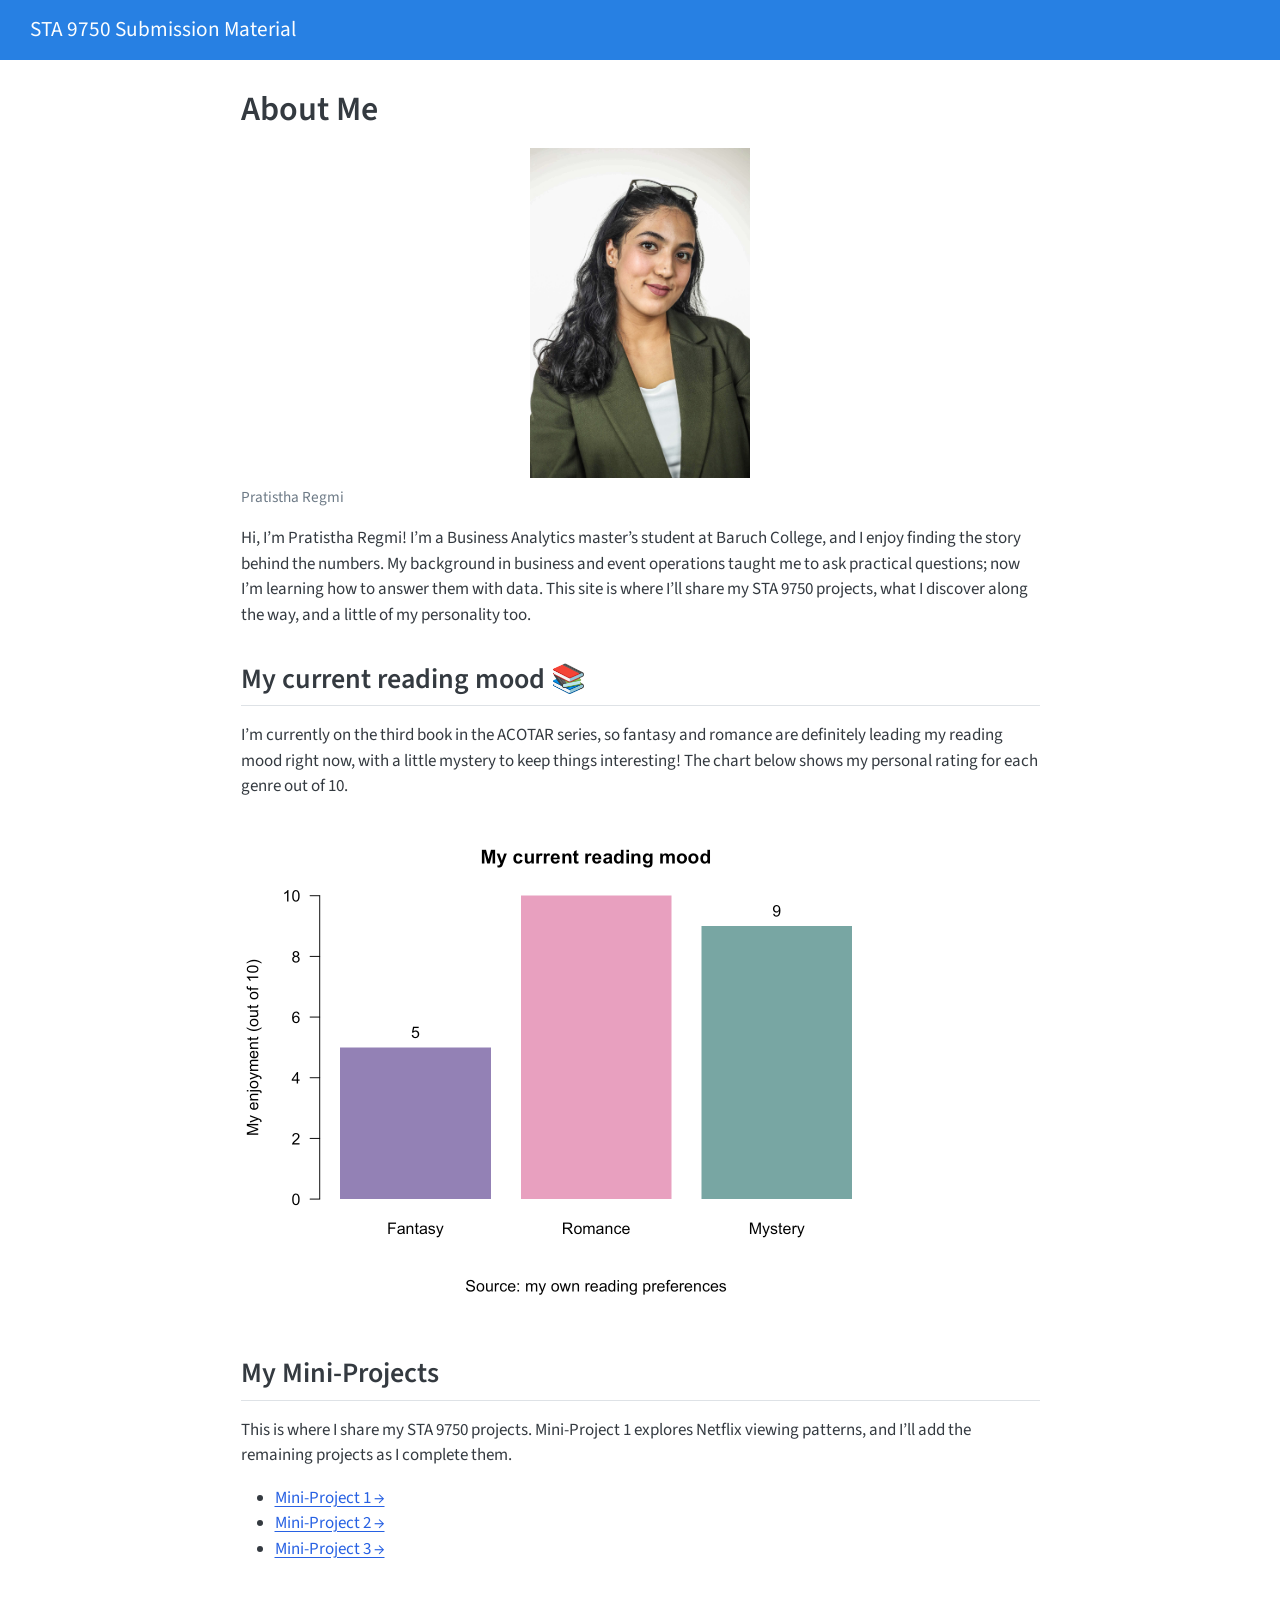
<file: docs/index.html>
<!DOCTYPE html>
<html xmlns="http://www.w3.org/1999/xhtml" lang="en" xml:lang="en"><head>

<meta charset="utf-8">
<meta name="generator" content="quarto-1.10.18">

<meta name="viewport" content="width=device-width, initial-scale=1.0, user-scalable=yes">


<title>About Me – STA 9750 Submission Material</title>
<style>
/* Default styles provided by pandoc.
** See https://pandoc.org/MANUAL.html#variables-for-html for config info.
*/
span.smallcaps{font-variant: small-caps;}
div.columns{display: flex; gap: 1.5em;}
div.column{flex: auto;}
@media screen {
div.columns{gap: min(4vw, 1.5em);}
div.column{overflow-x: auto;}
}
div.hanging-indent{margin-left: 1.5em; text-indent: -1.5em;}
ul.task-list{list-style: none;}
ul.task-list li input[type="checkbox"] {
  width: 0.8em;
  margin: 0 0.8em 0.2em -1em; /* quarto-specific, see https://github.com/quarto-dev/quarto-cli/issues/4556 */ 
  vertical-align: middle;
}
</style>


<script src="site_libs/quarto-nav/quarto-nav.js"></script>
<script src="site_libs/quarto-nav/headroom.min.js"></script>
<script src="site_libs/clipboard/clipboard.min.js"></script>
<script src="site_libs/quarto-search/autocomplete.umd.js"></script>
<script src="site_libs/quarto-search/fuse.min.js"></script>
<script src="site_libs/quarto-search/quarto-search.js"></script>
<meta name="quarto:offset" content="./">
<script src="site_libs/quarto-html/quarto.js" type="module"></script>
<script src="site_libs/quarto-html/tabsets/tabsets.js" type="module"></script>
<script src="site_libs/quarto-html/popper.min.js"></script>
<script src="site_libs/quarto-html/tippy.umd.min.js"></script>
<script src="site_libs/quarto-html/anchor.min.js"></script>
<link href="site_libs/quarto-html/tippy.css" rel="stylesheet">
<link href="site_libs/quarto-html/quarto-syntax-highlighting-64a204ab8560d761af7679ceaba22944.css" rel="stylesheet" id="quarto-text-highlighting-styles">
<script src="site_libs/bootstrap/bootstrap.min.js"></script>
<link href="site_libs/bootstrap/bootstrap-icons.css" rel="stylesheet">
<link href="site_libs/bootstrap/bootstrap-6191c8c4c757b97205a8995aa6c30869.min.css" rel="stylesheet" append-hash="true" id="quarto-bootstrap" data-mode="light">
<script id="quarto-search-options" type="application/json">{
  "location": "navbar",
  "copy-button": false,
  "collapse-after": 3,
  "panel-placement": "end",
  "type": "overlay",
  "limit": 50,
  "keyboard-shortcut": [
    "f",
    "/",
    "s"
  ],
  "show-item-context": false,
  "language": {
    "search-no-results-text": "No results",
    "search-matching-documents-text": "matching documents",
    "search-copy-link-title": "Copy link to search",
    "search-hide-matches-text": "Hide additional matches",
    "search-more-match-text": "more match in this document",
    "search-more-matches-text": "more matches in this document",
    "search-clear-button-title": "Clear",
    "search-text-placeholder": "",
    "search-detached-cancel-button-title": "Cancel",
    "search-submit-button-title": "Submit",
    "search-label": "Search"
  }
}</script>


</head>

<body class="nav-fixed fullcontent quarto-light">

<div id="quarto-search-results"></div>
  <header id="quarto-header" class="headroom fixed-top">
    <nav class="navbar navbar-expand-lg " data-bs-theme="dark">
      <div class="navbar-container container-fluid">
      <div class="navbar-brand-container mx-auto">
    <a class="navbar-brand" href="./index.html">
    <span class="navbar-title">STA 9750 Submission Material</span>
    </a>
  </div>
        <div class="quarto-navbar-tools tools-end">
</div>
      </div> <!-- /container-fluid -->
    </nav>
</header>
<!-- content -->
<div id="quarto-content" class="quarto-container page-columns page-rows-contents page-layout-article page-navbar">
<!-- sidebar -->
<!-- margin-sidebar -->
    
<!-- main -->
<main class="content" id="quarto-document-content">

<header id="title-block-header" class="quarto-title-block default">
<div class="quarto-title">
<h1 class="title">About Me</h1>
</div>



<div class="quarto-title-meta">

    
  
    
  </div>
  


</header>


<div class="quarto-figure quarto-figure-center">
<figure class="figure">
<p><img src="pratistha-headshot.JPEG" class="img-fluid figure-img" width="220"></p>
<figcaption>Pratistha Regmi</figcaption>
</figure>
</div>
<p>Hi, I’m Pratistha Regmi! I’m a Business Analytics master’s student at Baruch College, and I enjoy finding the story behind the numbers. My background in business and event operations taught me to ask practical questions; now I’m learning how to answer them with data. This site is where I’ll share my STA 9750 projects, what I discover along the way, and a little of my personality too.</p>
<section id="my-current-reading-mood" class="level2">
<h2 class="anchored" data-anchor-id="my-current-reading-mood">My current reading mood 📚</h2>
<p>I’m currently on the third book in the ACOTAR series, so fantasy and romance are definitely leading my reading mood right now, with a little mystery to keep things interesting! The chart below shows my personal rating for each genre out of 10.</p>
<div class="cell">
<div class="cell-output-display">
<div>
<figure class="figure">
<p><img src="index_files/figure-html/unnamed-chunk-1-1.png" class="img-fluid figure-img" alt="Personal enjoyment ratings: fantasy nine, romance eight, and mystery seven out of ten." width="672"></p>
</figure>
</div>
</div>
</div>
</section>
<section id="my-mini-projects" class="level2">
<h2 class="anchored" data-anchor-id="my-mini-projects">My Mini-Projects</h2>
<p>This is where I share my STA 9750 projects. Mini-Project 1 explores Netflix viewing patterns, and I’ll add the remaining projects as I complete them.</p>
<ul>
<li><a href="./mp01.html">Mini-Project 1 →</a></li>
<li><a href="./mp02.html">Mini-Project 2 →</a></li>
<li><a href="./mp03.html">Mini-Project 3 →</a></li>
</ul>


</section>

</main> <!-- /main -->
<script id="quarto-html-after-body" type="application/javascript">
  window.document.addEventListener("DOMContentLoaded", function (event) {
    const icon = "";
    const anchorJS = new window.AnchorJS();
    anchorJS.options = {
      placement: 'right',
      icon: icon
    };
    anchorJS.add('.anchored');
    const isCodeAnnotation = (el) => {
      for (const clz of el.classList) {
        if (clz.startsWith('code-annotation-')) {                     
          return true;
        }
      }
      return false;
    }
    const onCopySuccess = function(e) {
      // button target
      const button = e.trigger;
      // don't keep focus
      button.blur();
      // flash "checked"
      button.classList.add('code-copy-button-checked');
      var currentTitle = button.getAttribute("title");
      button.setAttribute("title", "Copied!");
      let tooltip;
      if (window.bootstrap) {
        button.setAttribute("data-bs-toggle", "tooltip");
        button.setAttribute("data-bs-placement", "left");
        button.setAttribute("data-bs-title", "Copied!");
        tooltip = new bootstrap.Tooltip(button, 
          { trigger: "manual", 
            customClass: "code-copy-button-tooltip",
            offset: [0, -8]});
        tooltip.show();    
      }
      setTimeout(function() {
        if (tooltip) {
          tooltip.hide();
          button.removeAttribute("data-bs-title");
          button.removeAttribute("data-bs-toggle");
          button.removeAttribute("data-bs-placement");
        }
        button.setAttribute("title", currentTitle);
        button.classList.remove('code-copy-button-checked');
      }, 1000);
      // clear code selection
      e.clearSelection();
    }
    const getTextToCopy = function(trigger) {
      const outerScaffold = trigger.parentElement.cloneNode(true);
      const codeEl = outerScaffold.querySelector('code');
      for (const childEl of codeEl.children) {
        if (isCodeAnnotation(childEl)) {
          childEl.remove();
        }
      }
      return codeEl.innerText;
    }
    const clipboard = new window.ClipboardJS('.code-copy-button:not([data-in-quarto-modal])', {
      text: getTextToCopy
    });
    clipboard.on('success', onCopySuccess);
    if (window.document.getElementById('quarto-embedded-source-code-modal')) {
      const clipboardModal = new window.ClipboardJS('.code-copy-button[data-in-quarto-modal]', {
        text: getTextToCopy,
        container: window.document.getElementById('quarto-embedded-source-code-modal')
      });
      clipboardModal.on('success', onCopySuccess);
    }
      var localhostRegex = new RegExp(/^(?:http|https):\/\/localhost\:?[0-9]*\//);
      var mailtoRegex = new RegExp(/^mailto:/);
        var filterRegex = new RegExp("https:\/\/pratistha-regmi\.github\.io\/STA9750-2026-FALL\/");
      var isInternal = (href) => {
          return filterRegex.test(href) || localhostRegex.test(href) || mailtoRegex.test(href);
      }
      // Inspect non-navigation links and adorn them if external
     var links = window.document.querySelectorAll('a[href]:not(.nav-link):not(.navbar-brand):not(.toc-action):not(.sidebar-link):not(.sidebar-item-toggle):not(.pagination-link):not(.no-external):not([aria-hidden]):not(.dropdown-item):not(.quarto-navigation-tool):not(.about-link)');
      for (var i=0; i<links.length; i++) {
        const link = links[i];
        if (!isInternal(link.href)) {
          // undo the damage that might have been done by quarto-nav.js in the case of
          // links that we want to consider external
          if (link.dataset.originalHref !== undefined) {
            link.href = link.dataset.originalHref;
          }
        }
      }
    function tippyHover(el, contentFn, onTriggerFn, onUntriggerFn) {
      const config = {
        allowHTML: true,
        maxWidth: 500,
        delay: 100,
        arrow: false,
        appendTo: function(el) {
            return el.parentElement;
        },
        interactive: true,
        interactiveBorder: 10,
        theme: 'quarto',
        placement: 'bottom-start',
      };
      if (contentFn) {
        config.content = contentFn;
      }
      if (onTriggerFn) {
        config.onTrigger = onTriggerFn;
      }
      if (onUntriggerFn) {
        config.onUntrigger = onUntriggerFn;
      }
      window.tippy(el, config); 
    }
    const noterefs = window.document.querySelectorAll('a[role="doc-noteref"]');
    for (var i=0; i<noterefs.length; i++) {
      const ref = noterefs[i];
      tippyHover(ref, function() {
        // use id or data attribute instead here
        let href = ref.getAttribute('data-footnote-href') || ref.getAttribute('href');
        try { href = new URL(href).hash; } catch {}
        const id = href.replace(/^#\/?/, "");
        const note = window.document.getElementById(id);
        if (note) {
          return note.innerHTML;
        } else {
          return "";
        }
      });
    }
    const xrefs = window.document.querySelectorAll('a.quarto-xref');
    const processXRef = (id, note) => {
      // Strip column container classes
      const stripColumnClz = (el) => {
        el.classList.remove("page-full", "page-columns");
        if (el.children) {
          for (const child of el.children) {
            stripColumnClz(child);
          }
        }
      }
      stripColumnClz(note)
      if (id === null || id.startsWith('sec-')) {
        // Special case sections, only their first couple elements
        const container = document.createElement("div");
        if (note.children && note.children.length > 2) {
          container.appendChild(note.children[0].cloneNode(true));
          for (let i = 1; i < note.children.length; i++) {
            const child = note.children[i];
            if (child.tagName === "P" && child.innerText === "") {
              continue;
            } else {
              container.appendChild(child.cloneNode(true));
              break;
            }
          }
          if (window.Quarto?.typesetMath) {
            window.Quarto.typesetMath(container);
          }
          return container.innerHTML
        } else {
          if (window.Quarto?.typesetMath) {
            window.Quarto.typesetMath(note);
          }
          return note.innerHTML;
        }
      } else {
        // Remove any anchor links if they are present
        const anchorLink = note.querySelector('a.anchorjs-link');
        if (anchorLink) {
          anchorLink.remove();
        }
        if (window.Quarto?.typesetMath) {
          window.Quarto.typesetMath(note);
        }
        if (note.classList.contains("callout")) {
          return note.outerHTML;
        } else {
          return note.innerHTML;
        }
      }
    }
    for (var i=0; i<xrefs.length; i++) {
      const xref = xrefs[i];
      tippyHover(xref, undefined, function(instance) {
        instance.disable();
        let url = xref.getAttribute('href');
        let hash = undefined; 
        if (url.startsWith('#')) {
          hash = url;
        } else {
          try { hash = new URL(url).hash; } catch {}
        }
        if (hash) {
          const id = hash.replace(/^#\/?/, "");
          const note = window.document.getElementById(id);
          if (note !== null) {
            try {
              const html = processXRef(id, note.cloneNode(true));
              instance.setContent(html);
            } finally {
              instance.enable();
              instance.show();
            }
          } else {
            // See if we can fetch this
            fetch(url.split('#')[0])
            .then(res => res.text())
            .then(html => {
              const parser = new DOMParser();
              const htmlDoc = parser.parseFromString(html, "text/html");
              const note = htmlDoc.getElementById(id);
              if (note !== null) {
                const html = processXRef(id, note);
                instance.setContent(html);
              } 
            }).finally(() => {
              instance.enable();
              instance.show();
            });
          }
        } else {
          // See if we can fetch a full url (with no hash to target)
          // This is a special case and we should probably do some content thinning / targeting
          fetch(url)
          .then(res => res.text())
          .then(html => {
            const parser = new DOMParser();
            const htmlDoc = parser.parseFromString(html, "text/html");
            const note = htmlDoc.querySelector('main.content');
            if (note !== null) {
              // This should only happen for chapter cross references
              // (since there is no id in the URL)
              // remove the first header
              if (note.children.length > 0 && note.children[0].tagName === "HEADER") {
                note.children[0].remove();
              }
              const html = processXRef(null, note);
              instance.setContent(html);
            } 
          }).finally(() => {
            instance.enable();
            instance.show();
          });
        }
      }, function(instance) {
      });
    }
        let selectedAnnoteEl;
        const selectorForAnnotation = ( cell, annotation) => {
          let cellAttr = 'data-code-cell="' + cell + '"';
          let lineAttr = 'data-code-annotation="' +  annotation + '"';
          const selector = 'span[' + cellAttr + '][' + lineAttr + ']';
          return selector;
        }
        const selectCodeLines = (annoteEl) => {
          const doc = window.document;
          const targetCell = annoteEl.getAttribute("data-target-cell");
          const targetAnnotation = annoteEl.getAttribute("data-target-annotation");
          const annoteSpan = window.document.querySelector(selectorForAnnotation(targetCell, targetAnnotation));
          const lines = annoteSpan.getAttribute("data-code-lines").split(",");
          const lineIds = lines.map((line) => {
            return targetCell + "-" + line;
          })
          let top = null;
          let height = null;
          let parent = null;
          if (lineIds.length > 0) {
              //compute the position of the single el (top and bottom and make a div)
              const el = window.document.getElementById(lineIds[0]);
              top = el.offsetTop;
              height = el.offsetHeight;
              parent = el.parentElement.parentElement;
            if (lineIds.length > 1) {
              const lastEl = window.document.getElementById(lineIds[lineIds.length - 1]);
              const bottom = lastEl.offsetTop + lastEl.offsetHeight;
              height = bottom - top;
            }
            if (top !== null && height !== null && parent !== null) {
              // cook up a div (if necessary) and position it 
              let div = window.document.getElementById("code-annotation-line-highlight");
              if (div === null) {
                div = window.document.createElement("div");
                div.setAttribute("id", "code-annotation-line-highlight");
                div.style.position = 'absolute';
                parent.appendChild(div);
              }
              div.style.top = top - 2 + "px";
              div.style.height = height + 4 + "px";
              div.style.left = 0;
              let gutterDiv = window.document.getElementById("code-annotation-line-highlight-gutter");
              if (gutterDiv === null) {
                gutterDiv = window.document.createElement("div");
                gutterDiv.setAttribute("id", "code-annotation-line-highlight-gutter");
                gutterDiv.style.position = 'absolute';
                const codeCell = window.document.getElementById(targetCell);
                const gutter = codeCell.querySelector('.code-annotation-gutter');
                gutter.appendChild(gutterDiv);
              }
              gutterDiv.style.top = top - 2 + "px";
              gutterDiv.style.height = height + 4 + "px";
            }
            selectedAnnoteEl = annoteEl;
          }
        };
        const unselectCodeLines = () => {
          const elementsIds = ["code-annotation-line-highlight", "code-annotation-line-highlight-gutter"];
          elementsIds.forEach((elId) => {
            const div = window.document.getElementById(elId);
            if (div) {
              div.remove();
            }
          });
          selectedAnnoteEl = undefined;
        };
          // Handle positioning of the toggle
      window.addEventListener(
        "resize",
        throttle(() => {
          elRect = undefined;
          if (selectedAnnoteEl) {
            selectCodeLines(selectedAnnoteEl);
          }
        }, 10)
      );
      function throttle(fn, ms) {
      let throttle = false;
      let timer;
        return (...args) => {
          if(!throttle) { // first call gets through
              fn.apply(this, args);
              throttle = true;
          } else { // all the others get throttled
              if(timer) clearTimeout(timer); // cancel #2
              timer = setTimeout(() => {
                fn.apply(this, args);
                timer = throttle = false;
              }, ms);
          }
        };
      }
        // Attach click handler to the DT
        const annoteDls = window.document.querySelectorAll('dt[data-target-cell]');
        for (const annoteDlNode of annoteDls) {
          annoteDlNode.addEventListener('click', (event) => {
            const clickedEl = event.target;
            if (clickedEl !== selectedAnnoteEl) {
              unselectCodeLines();
              const activeEl = window.document.querySelector('dt[data-target-cell].code-annotation-active');
              if (activeEl) {
                activeEl.classList.remove('code-annotation-active');
              }
              selectCodeLines(clickedEl);
              clickedEl.classList.add('code-annotation-active');
            } else {
              // Unselect the line
              unselectCodeLines();
              clickedEl.classList.remove('code-annotation-active');
            }
          });
        }
    const findCites = (el) => {
      const parentEl = el.parentElement;
      if (parentEl) {
        const cites = parentEl.dataset.cites;
        if (cites) {
          return {
            el,
            cites: cites.split(' ')
          };
        } else {
          return findCites(el.parentElement)
        }
      } else {
        return undefined;
      }
    };
    var bibliorefs = window.document.querySelectorAll('a[role="doc-biblioref"]');
    for (var i=0; i<bibliorefs.length; i++) {
      const ref = bibliorefs[i];
      const citeInfo = findCites(ref);
      if (citeInfo) {
        tippyHover(citeInfo.el, function() {
          var popup = window.document.createElement('div');
          citeInfo.cites.forEach(function(cite) {
            var citeDiv = window.document.createElement('div');
            citeDiv.classList.add('hanging-indent');
            citeDiv.classList.add('csl-entry');
            var biblioDiv = window.document.getElementById('ref-' + cite);
            if (biblioDiv) {
              citeDiv.innerHTML = biblioDiv.innerHTML;
            }
            popup.appendChild(citeDiv);
          });
          return popup.innerHTML;
        });
      }
    }
  });
  </script>
</div> <!-- /content -->




</body></html>
</file>
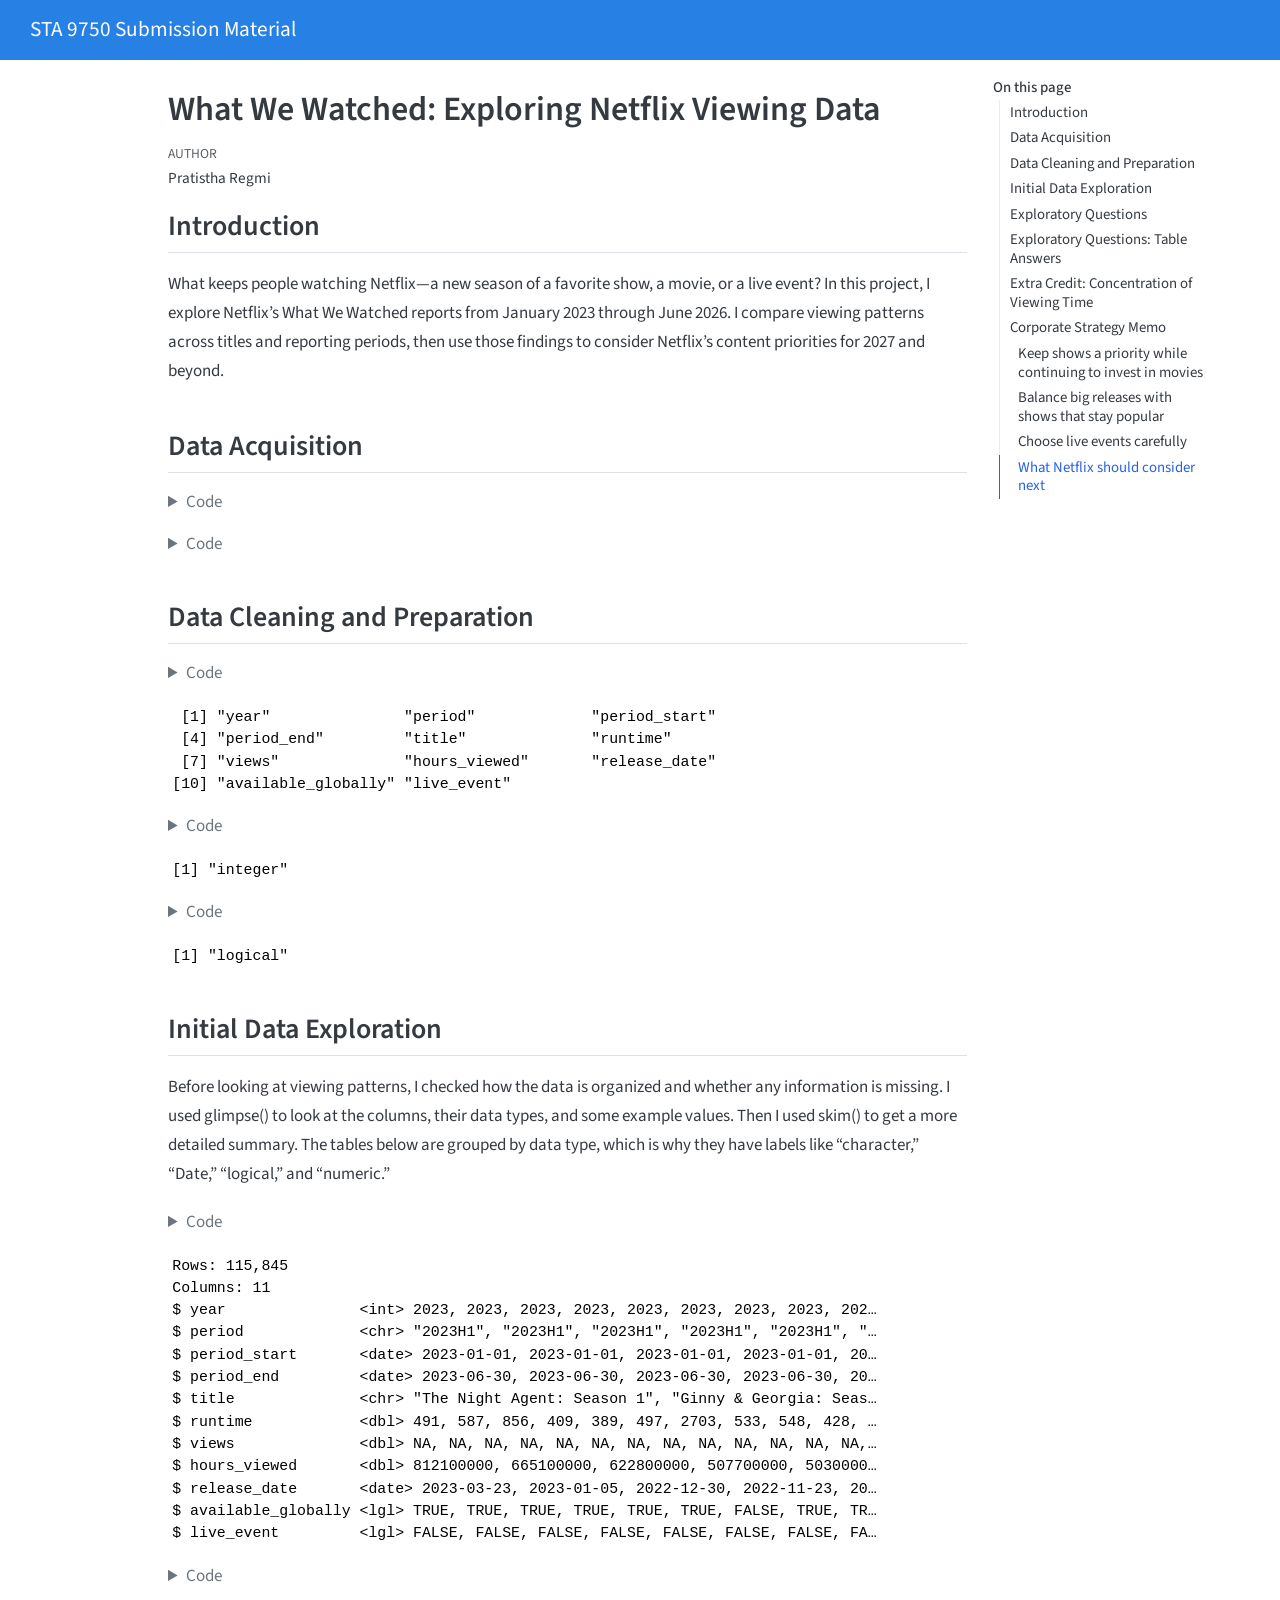
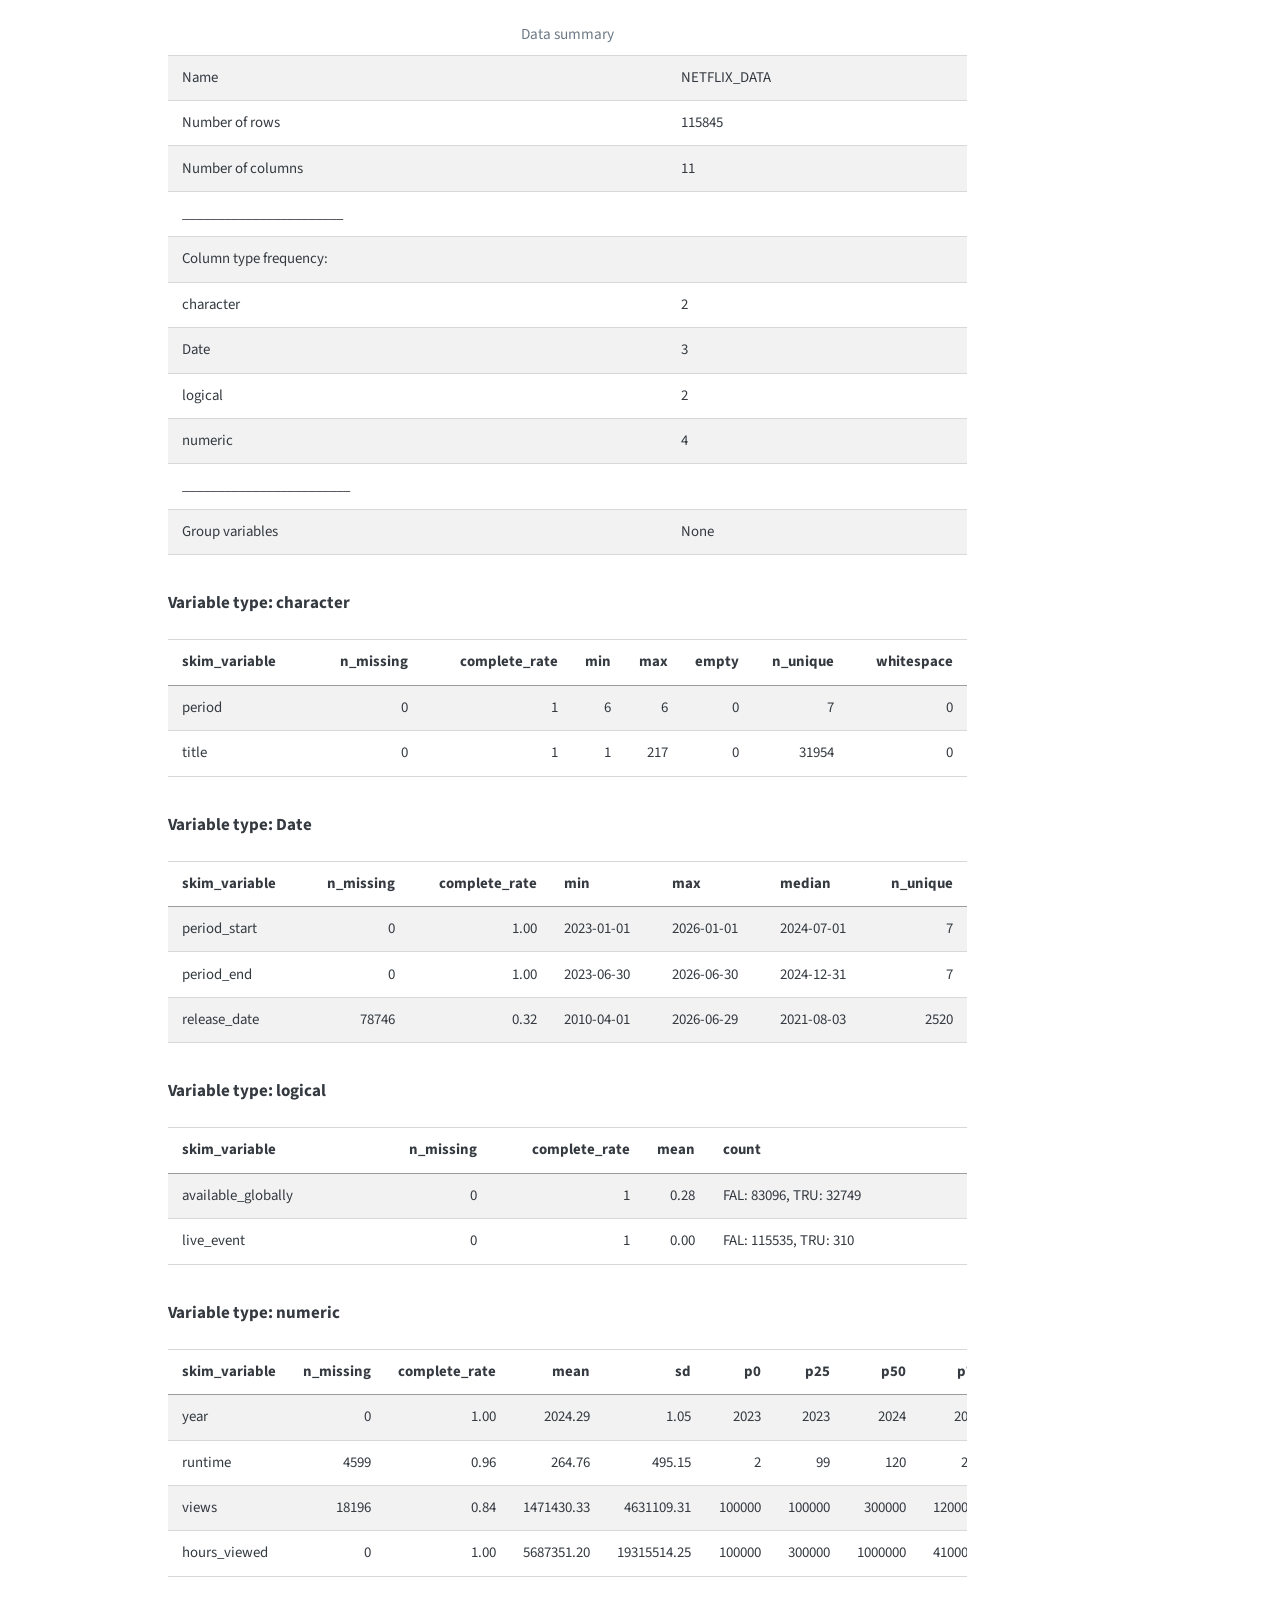
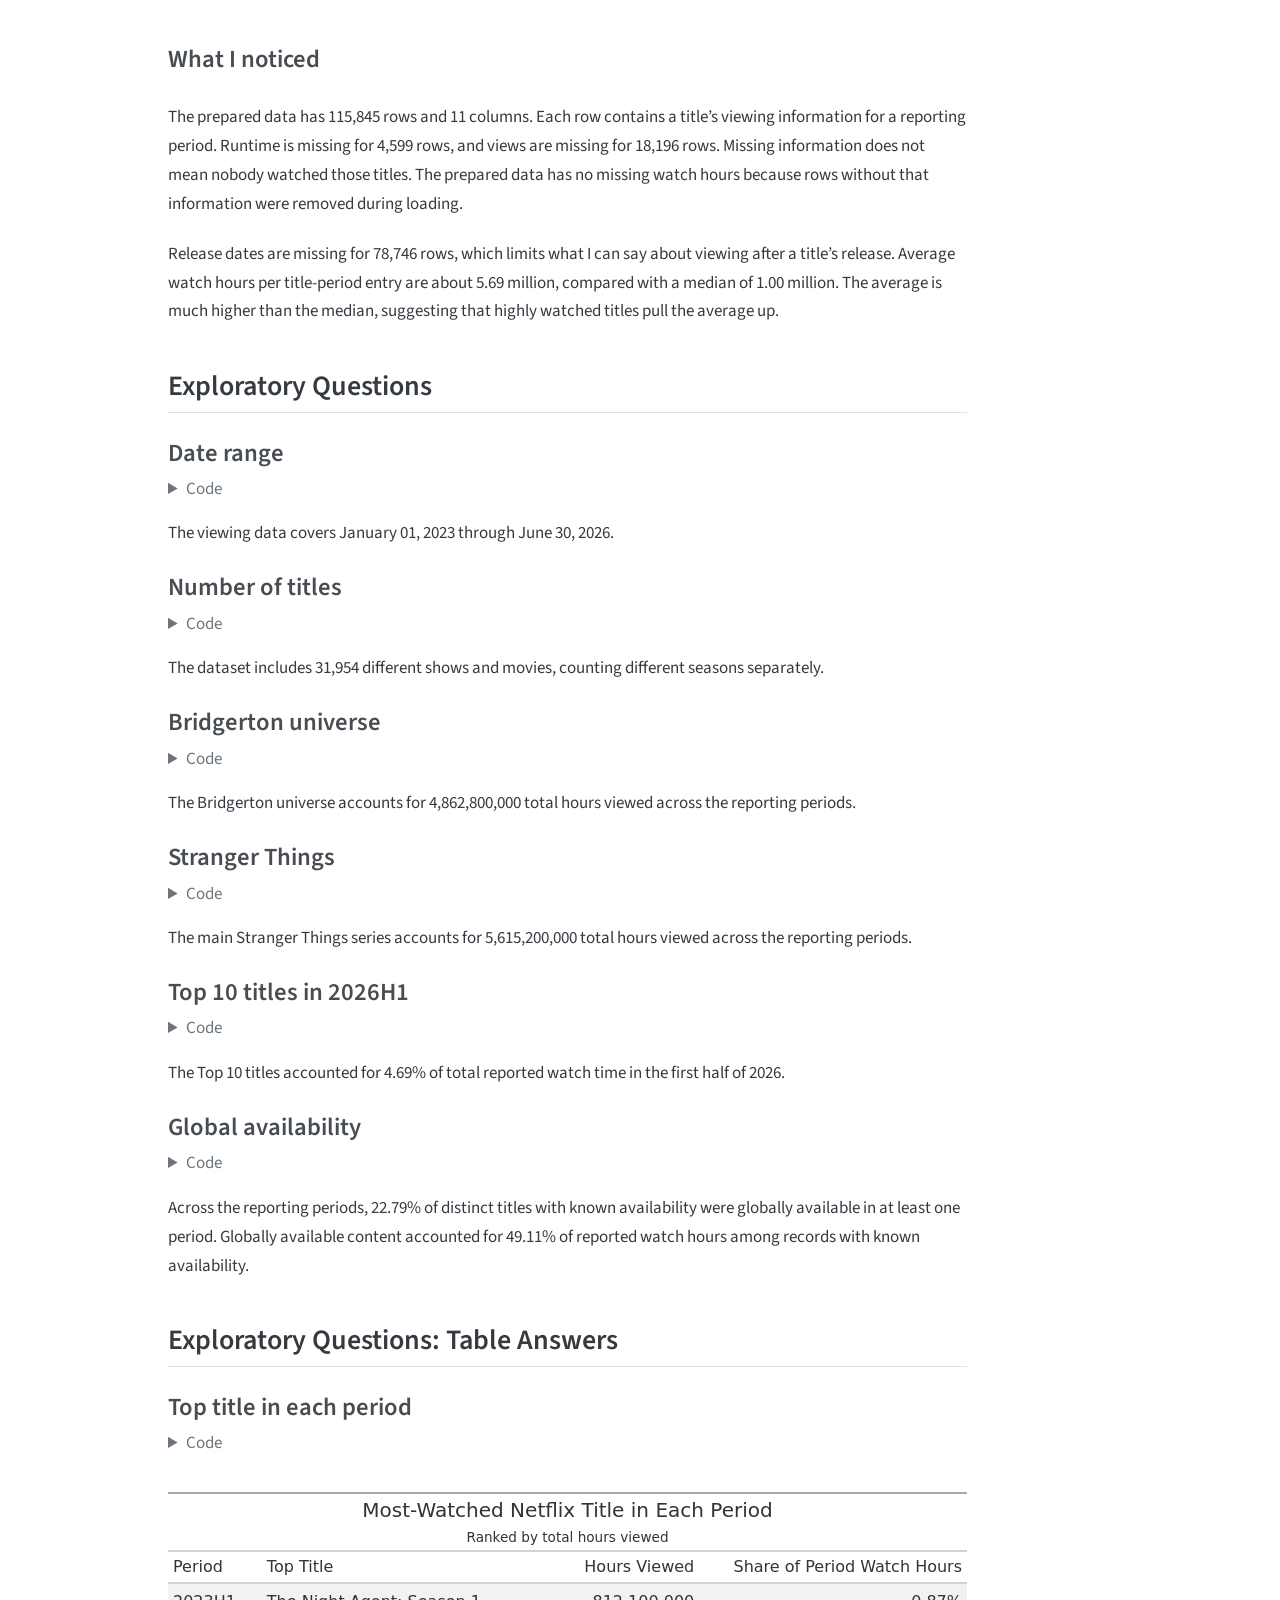
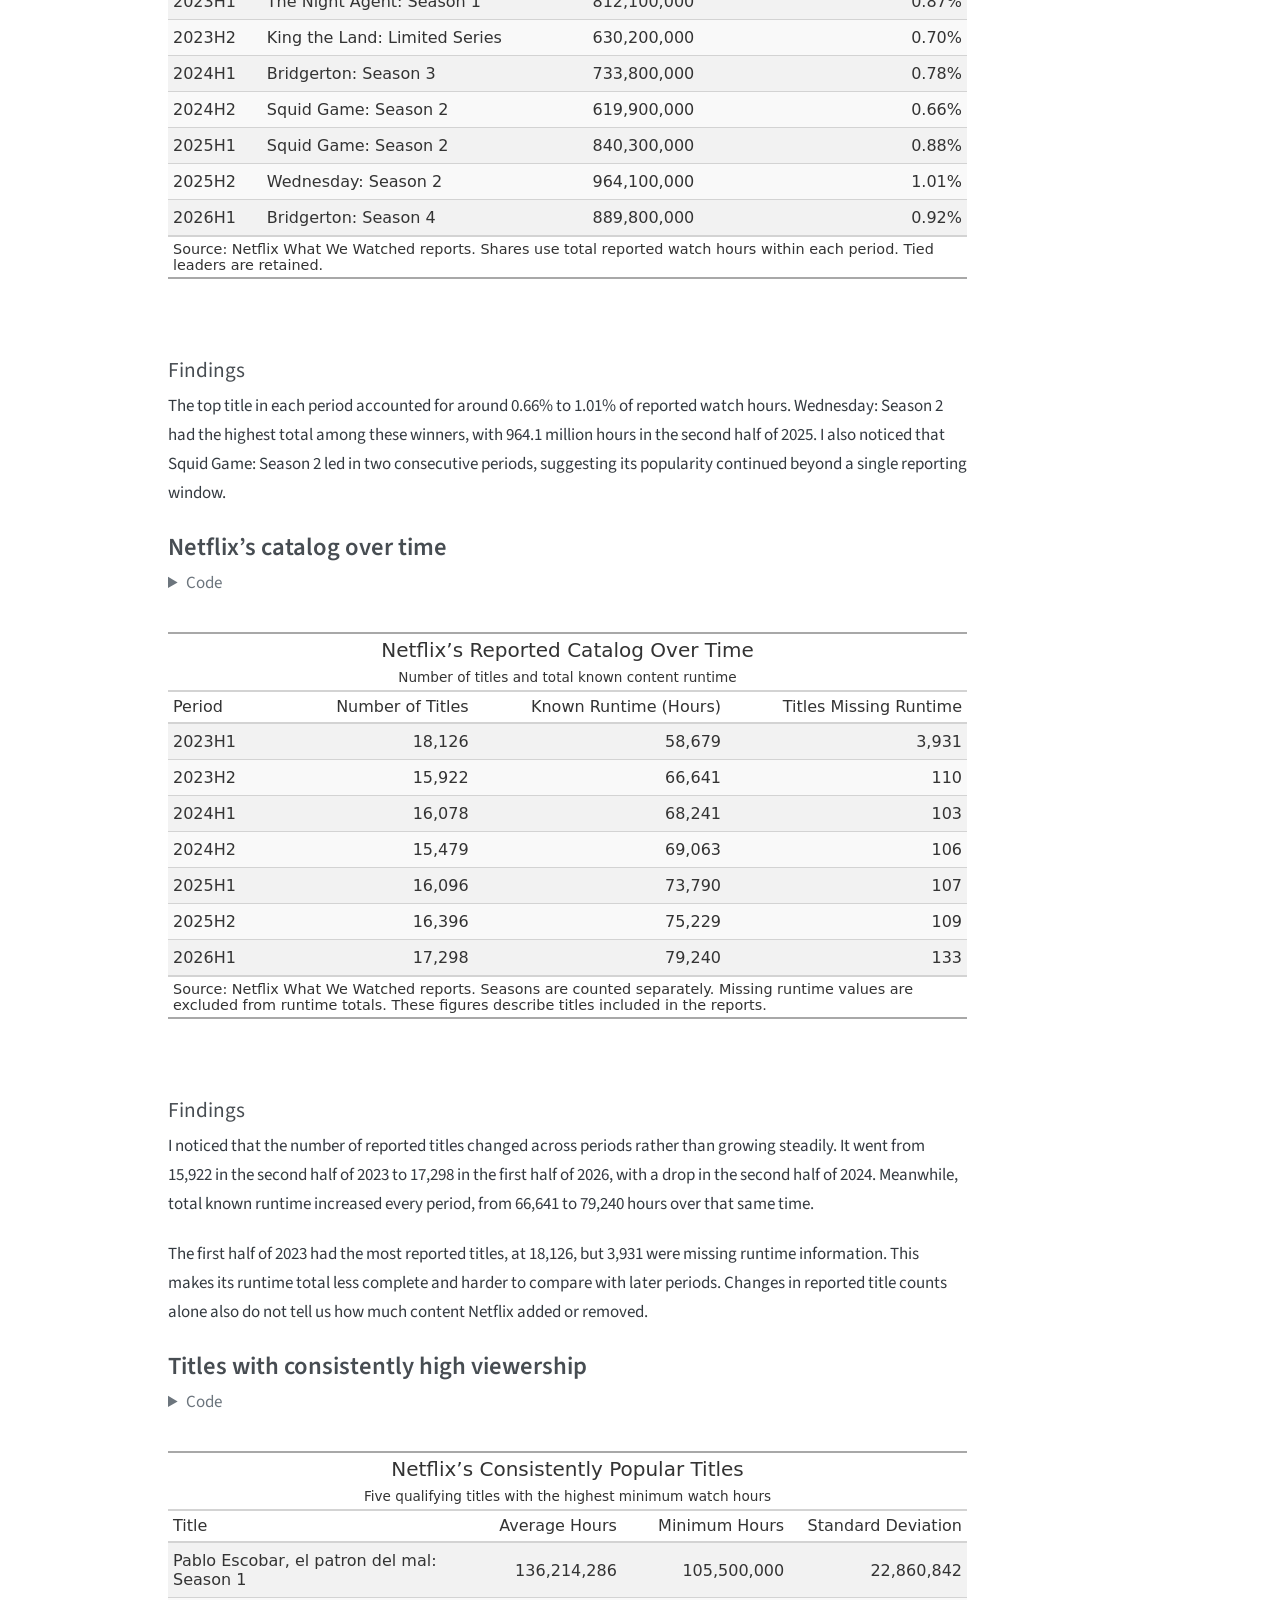
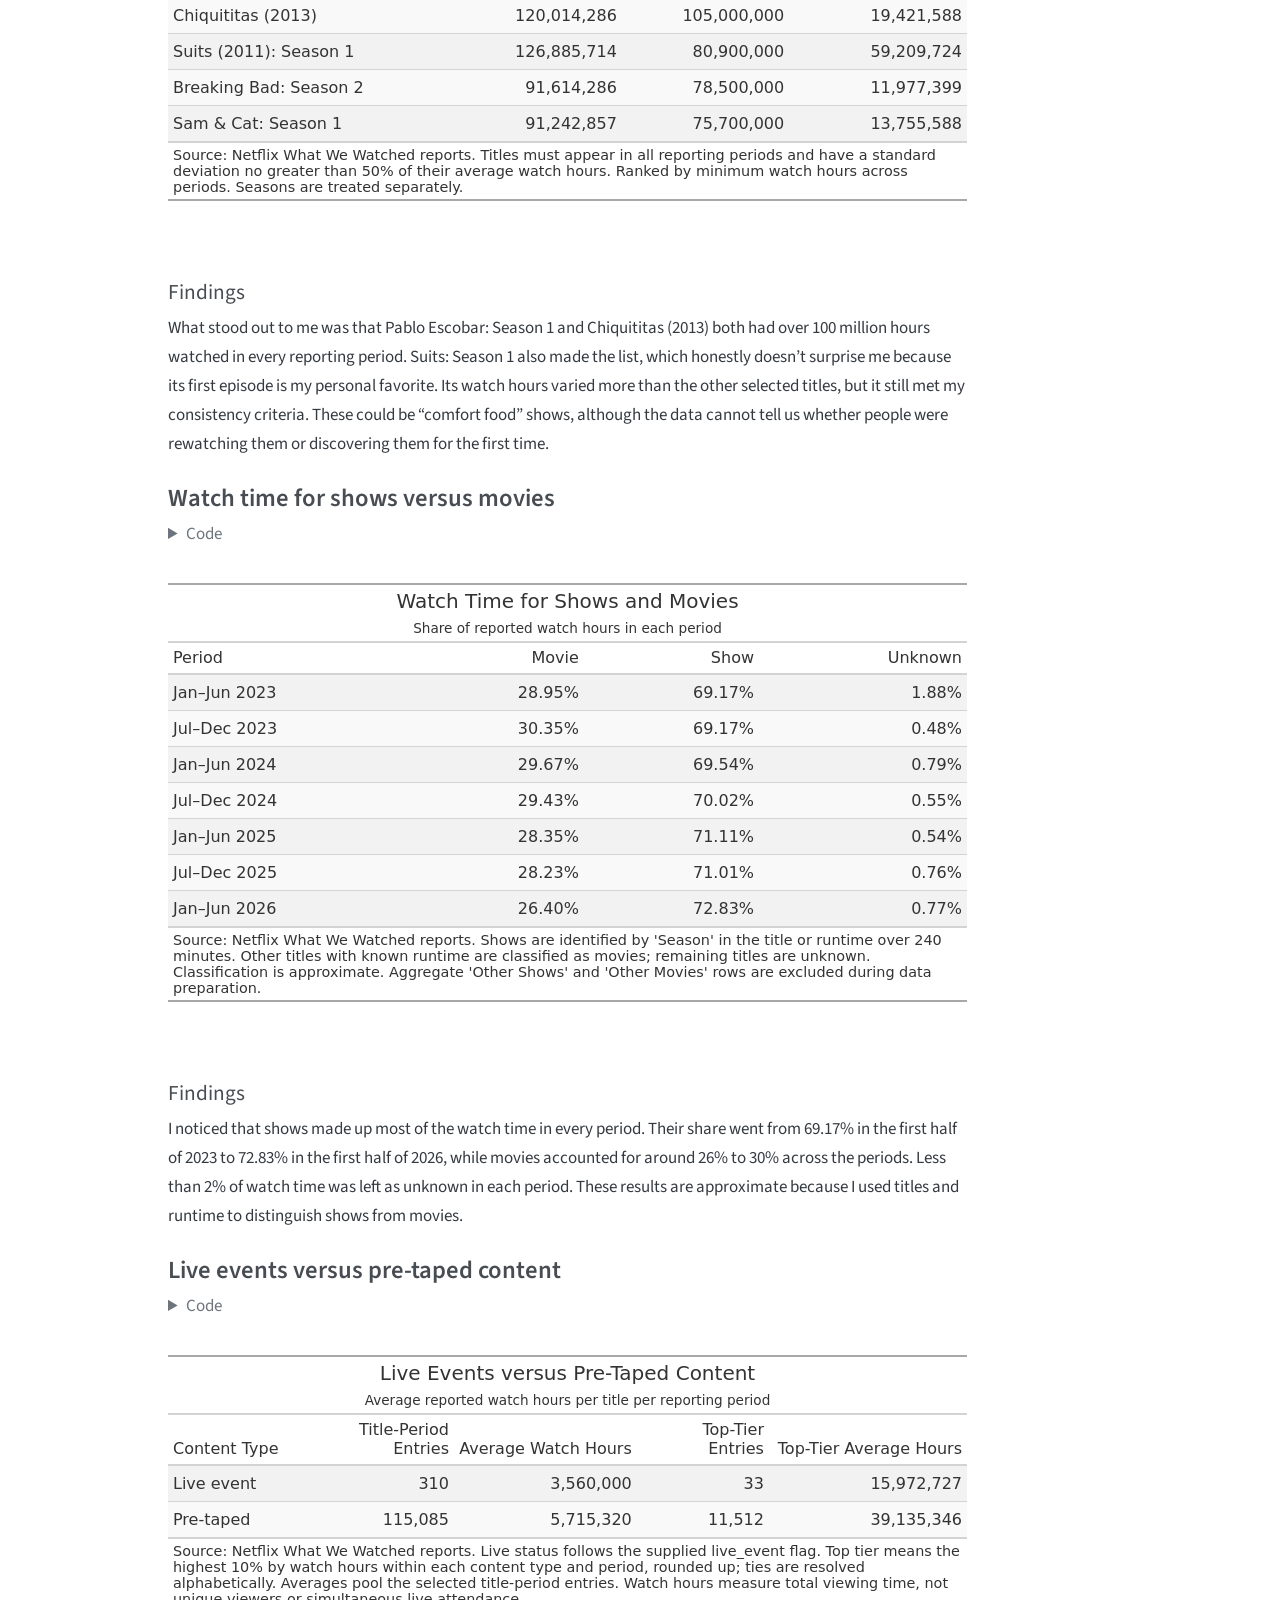
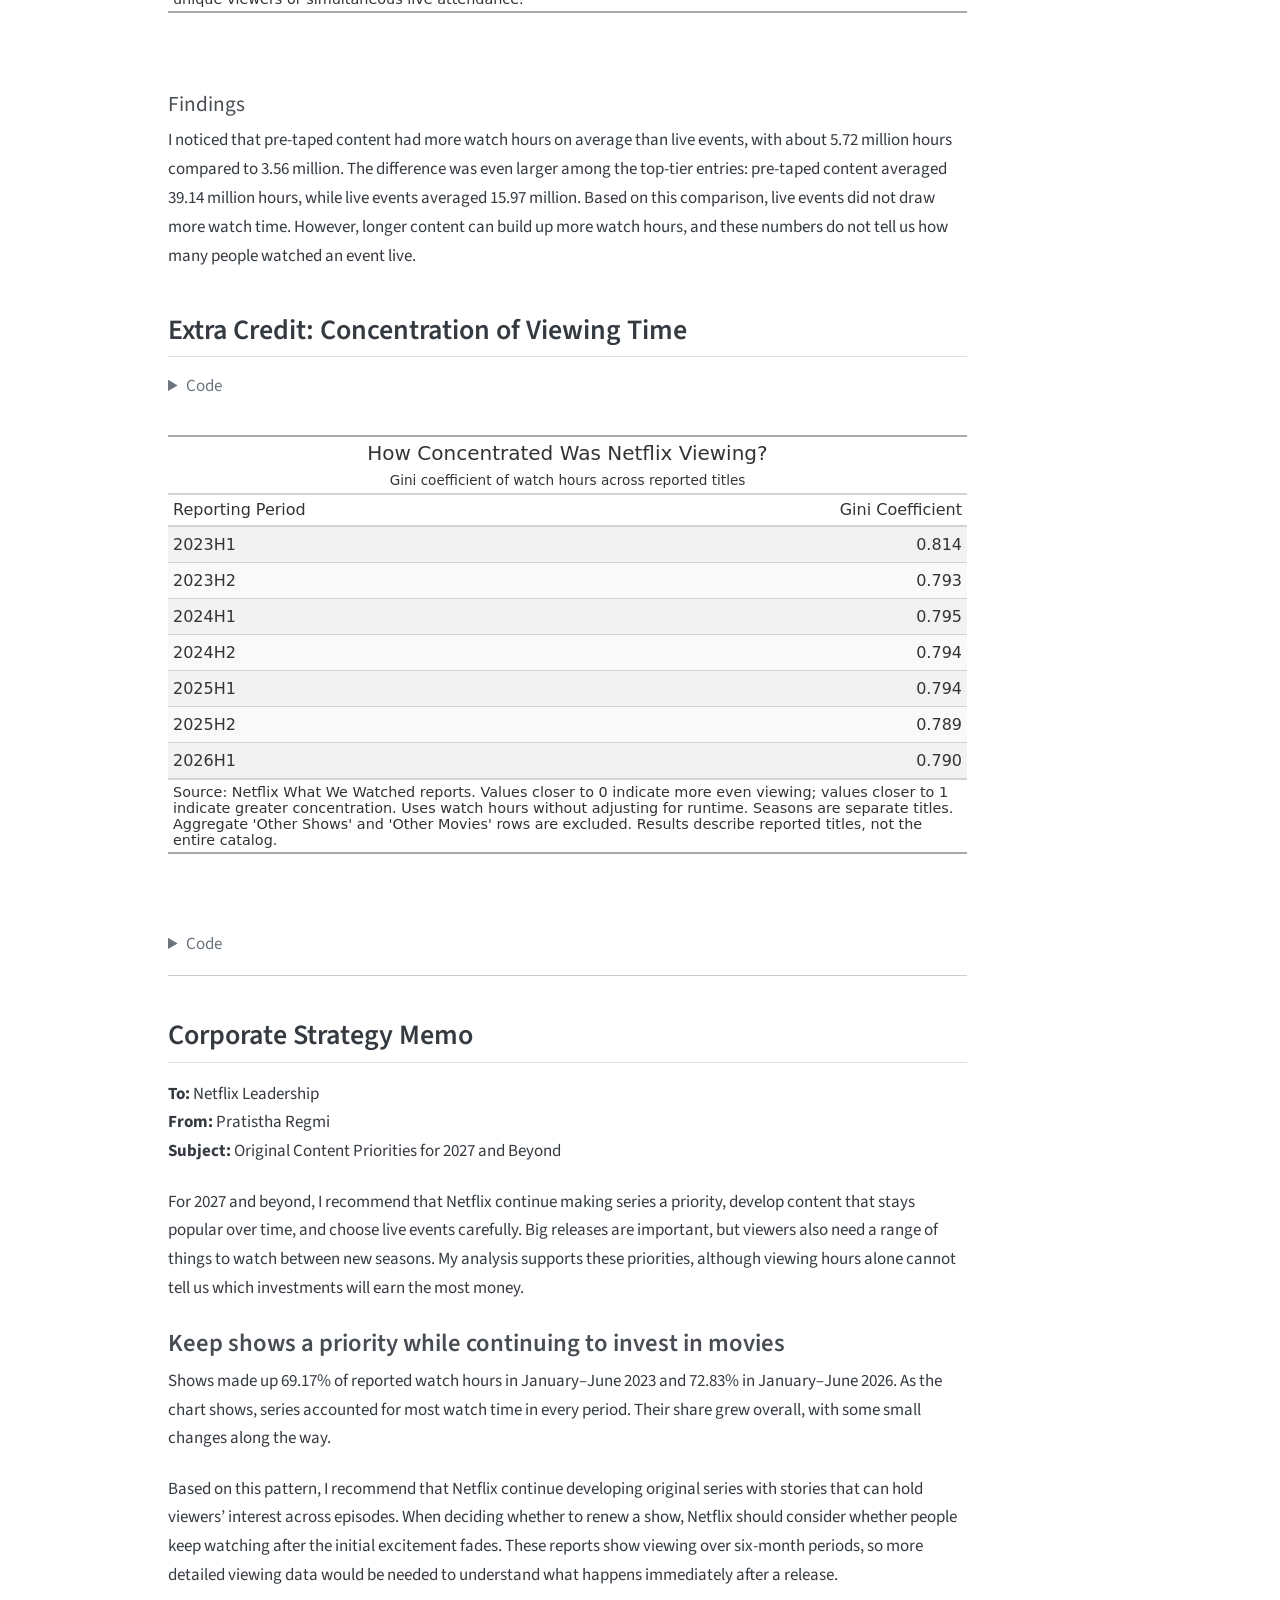
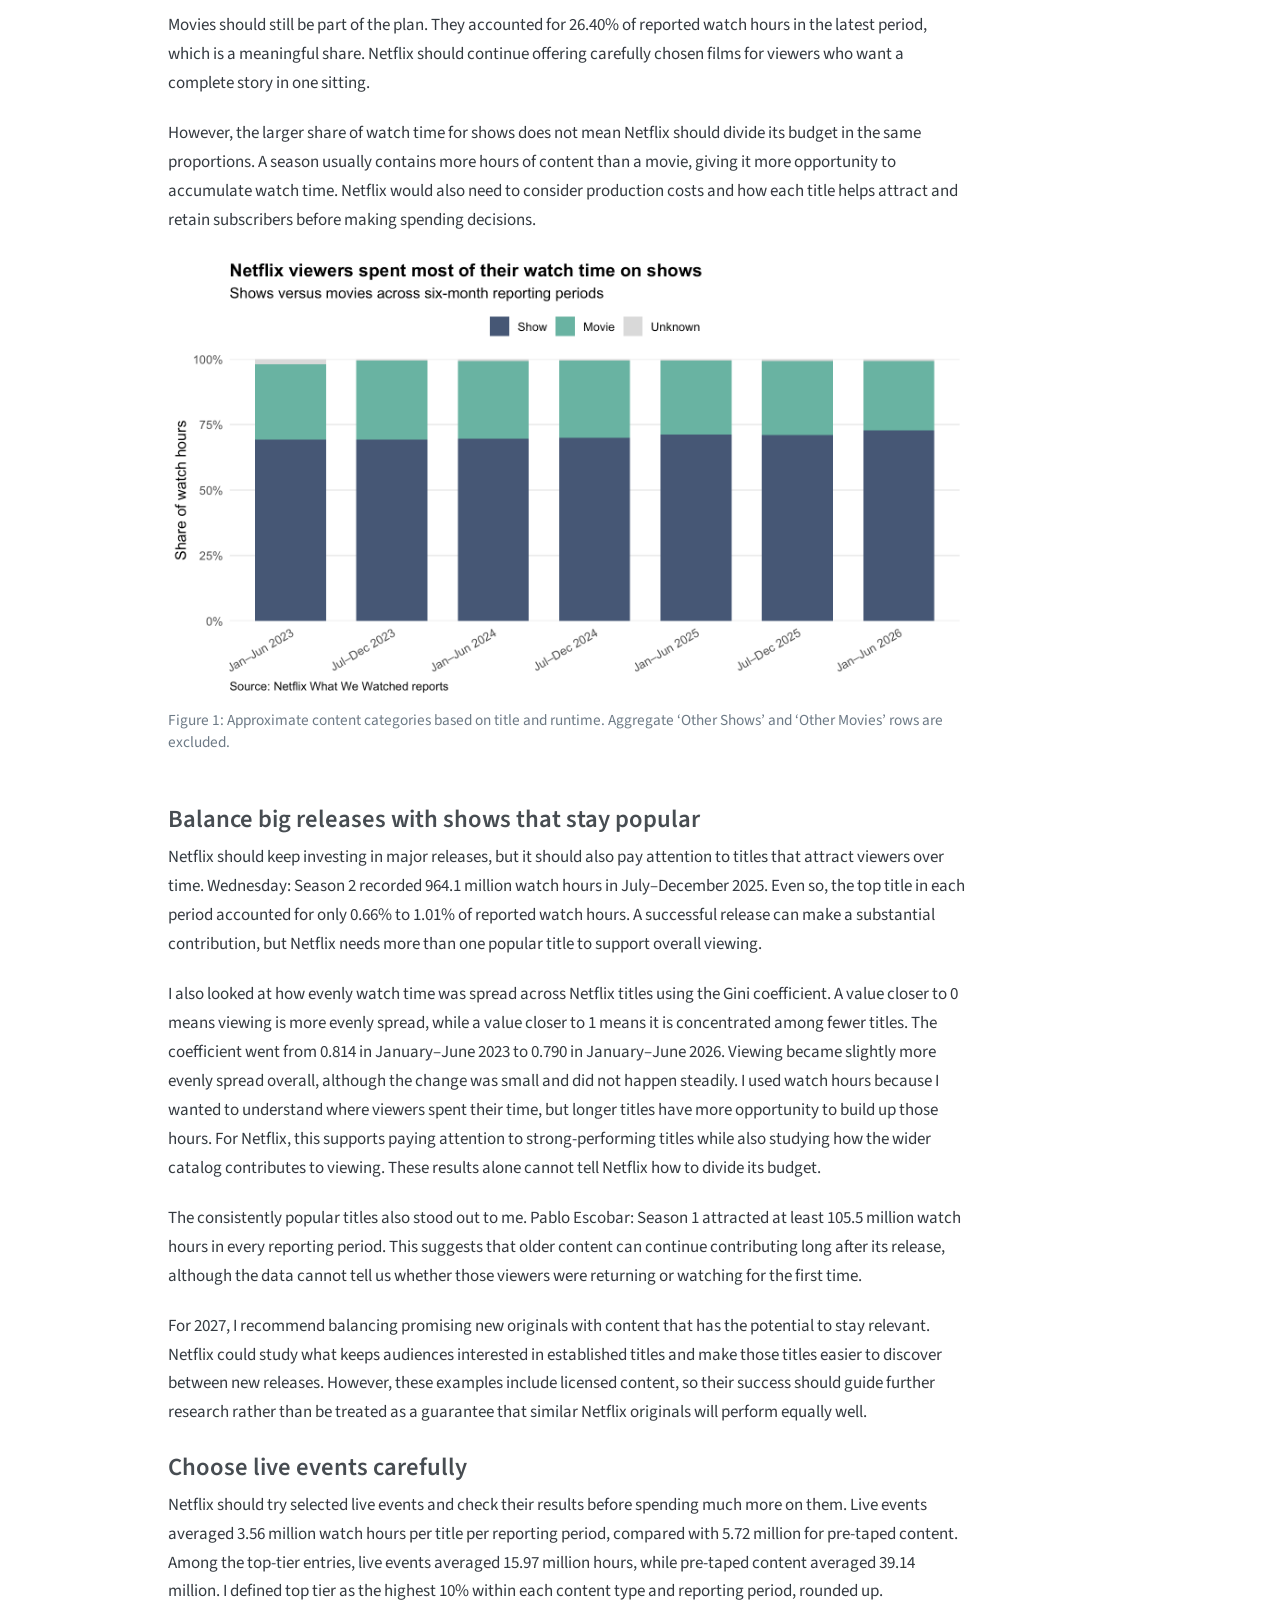
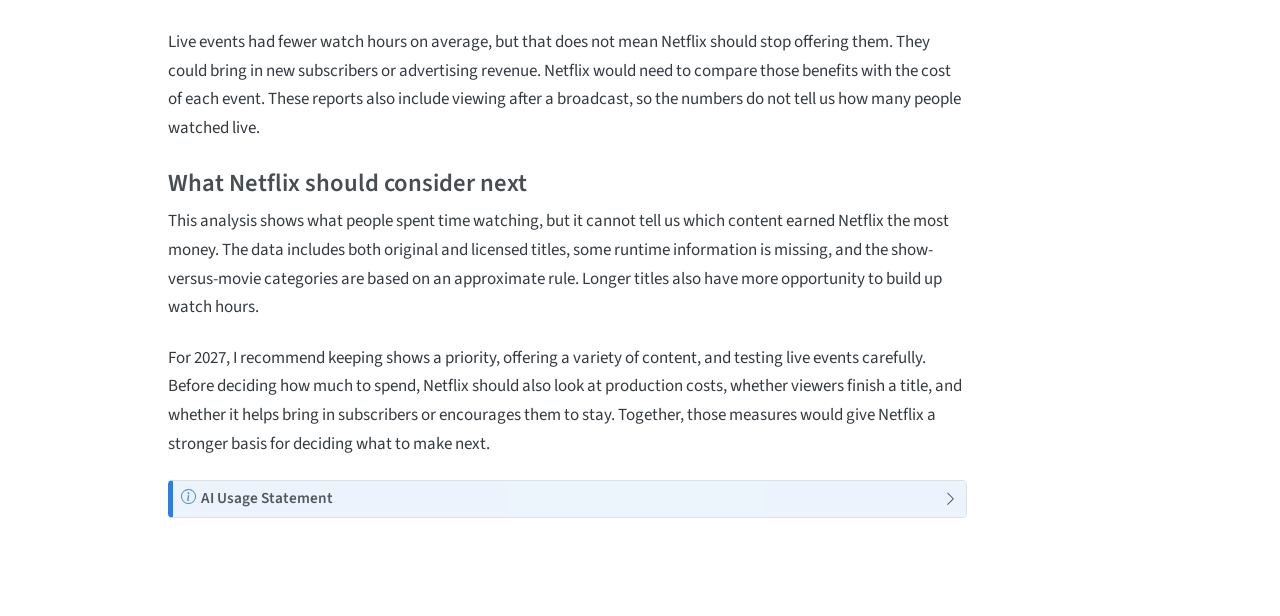
<file: docs/mp01.html>
<!DOCTYPE html>
<html xmlns="http://www.w3.org/1999/xhtml" lang="en" xml:lang="en"><head>

<meta charset="utf-8">
<meta name="generator" content="quarto-1.10.18">

<meta name="viewport" content="width=device-width, initial-scale=1.0, user-scalable=yes">

<meta name="author" content="Pratistha Regmi">

<title>What We Watched: Exploring Netflix Viewing Data – STA 9750 Submission Material</title>
<style>
/* Default styles provided by pandoc.
** See https://pandoc.org/MANUAL.html#variables-for-html for config info.
*/
span.smallcaps{font-variant: small-caps;}
div.columns{display: flex; gap: 1.5em;}
div.column{flex: auto;}
@media screen {
div.columns{gap: min(4vw, 1.5em);}
div.column{overflow-x: auto;}
}
div.hanging-indent{margin-left: 1.5em; text-indent: -1.5em;}
ul.task-list{list-style: none;}
ul.task-list li input[type="checkbox"] {
  width: 0.8em;
  margin: 0 0.8em 0.2em -1em; /* quarto-specific, see https://github.com/quarto-dev/quarto-cli/issues/4556 */ 
  vertical-align: middle;
}
/* CSS for syntax highlighting */
html { -webkit-text-size-adjust: 100%; }
pre > code.sourceCode { white-space: pre; position: relative; }
pre > code.sourceCode > span { display: inline-block; line-height: 1.25; }
pre > code.sourceCode > span:empty { height: 1.2em; }
.sourceCode { overflow: visible; }
code.sourceCode > span { color: inherit; text-decoration: inherit; }
div.sourceCode { margin: 1em 0; }
pre.sourceCode { margin: 0; }
@media screen {
div.sourceCode { overflow: auto; }
}
@media print {
pre > code.sourceCode { white-space: pre-wrap; }
pre > code.sourceCode > span { text-indent: -5em; padding-left: 5em; }
}
pre.numberSource code
  { counter-reset: source-line 0; }
pre.numberSource code > span
  { position: relative; left: -4em; counter-increment: source-line; }
pre.numberSource code > span > a:first-child::before
  { content: counter(source-line);
    position: relative; left: -1em; text-align: right; vertical-align: baseline;
    border: none; display: inline-block;
    -webkit-touch-callout: none; -webkit-user-select: none;
    -khtml-user-select: none; -moz-user-select: none;
    -ms-user-select: none; user-select: none;
    padding: 0 4px; width: 4em;
  }
pre.numberSource { margin-left: 3em;  padding-left: 4px; }
div.sourceCode
  {   }
@media screen {
pre > code.sourceCode > span > a:first-child::before { text-decoration: underline; }
}
</style>


<script src="site_libs/quarto-nav/quarto-nav.js"></script>
<script src="site_libs/quarto-nav/headroom.min.js"></script>
<script src="site_libs/clipboard/clipboard.min.js"></script>
<script src="site_libs/quarto-search/autocomplete.umd.js"></script>
<script src="site_libs/quarto-search/fuse.min.js"></script>
<script src="site_libs/quarto-search/quarto-search.js"></script>
<meta name="quarto:offset" content="./">
<script src="site_libs/quarto-html/quarto.js" type="module"></script>
<script src="site_libs/quarto-html/tabsets/tabsets.js" type="module"></script>
<script src="site_libs/quarto-html/popper.min.js"></script>
<script src="site_libs/quarto-html/tippy.umd.min.js"></script>
<script src="site_libs/quarto-html/anchor.min.js"></script>
<link href="site_libs/quarto-html/tippy.css" rel="stylesheet">
<link href="site_libs/quarto-html/quarto-syntax-highlighting-64a204ab8560d761af7679ceaba22944.css" rel="stylesheet" id="quarto-text-highlighting-styles">
<script src="site_libs/bootstrap/bootstrap.min.js"></script>
<link href="site_libs/bootstrap/bootstrap-icons.css" rel="stylesheet">
<link href="site_libs/bootstrap/bootstrap-6191c8c4c757b97205a8995aa6c30869.min.css" rel="stylesheet" append-hash="true" id="quarto-bootstrap" data-mode="light">
<script id="quarto-search-options" type="application/json">{
  "location": "navbar",
  "copy-button": false,
  "collapse-after": 3,
  "panel-placement": "end",
  "type": "overlay",
  "limit": 50,
  "keyboard-shortcut": [
    "f",
    "/",
    "s"
  ],
  "show-item-context": false,
  "language": {
    "search-no-results-text": "No results",
    "search-matching-documents-text": "matching documents",
    "search-copy-link-title": "Copy link to search",
    "search-hide-matches-text": "Hide additional matches",
    "search-more-match-text": "more match in this document",
    "search-more-matches-text": "more matches in this document",
    "search-clear-button-title": "Clear",
    "search-text-placeholder": "",
    "search-detached-cancel-button-title": "Cancel",
    "search-submit-button-title": "Submit",
    "search-label": "Search"
  }
}</script>


</head>

<body class="nav-fixed quarto-light">

<div id="quarto-search-results"></div>
  <header id="quarto-header" class="headroom fixed-top">
    <nav class="navbar navbar-expand-lg " data-bs-theme="dark">
      <div class="navbar-container container-fluid">
      <div class="navbar-brand-container mx-auto">
    <a class="navbar-brand" href="./index.html">
    <span class="navbar-title">STA 9750 Submission Material</span>
    </a>
  </div>
        <div class="quarto-navbar-tools tools-end">
</div>
      </div> <!-- /container-fluid -->
    </nav>
</header>
<!-- content -->
<div id="quarto-content" class="quarto-container page-columns page-rows-contents page-layout-article page-navbar">
<!-- sidebar -->
<!-- margin-sidebar -->
    <div id="quarto-margin-sidebar" class="sidebar margin-sidebar">
        <nav id="TOC" role="doc-toc" class="toc-active">
    <h2 id="toc-title">On this page</h2>
   
  <ul>
  <li><a href="#introduction" id="toc-introduction" class="nav-link active" data-scroll-target="#introduction">Introduction</a></li>
  <li><a href="#data-acquisition" id="toc-data-acquisition" class="nav-link" data-scroll-target="#data-acquisition">Data Acquisition</a></li>
  <li><a href="#data-cleaning-and-preparation" id="toc-data-cleaning-and-preparation" class="nav-link" data-scroll-target="#data-cleaning-and-preparation">Data Cleaning and Preparation</a></li>
  <li><a href="#initial-data-exploration" id="toc-initial-data-exploration" class="nav-link" data-scroll-target="#initial-data-exploration">Initial Data Exploration</a>
  <ul class="collapse">
  <li><a href="#what-i-noticed" id="toc-what-i-noticed" class="nav-link" data-scroll-target="#what-i-noticed">What I noticed</a></li>
  </ul></li>
  <li><a href="#exploratory-questions" id="toc-exploratory-questions" class="nav-link" data-scroll-target="#exploratory-questions">Exploratory Questions</a>
  <ul class="collapse">
  <li><a href="#date-range" id="toc-date-range" class="nav-link" data-scroll-target="#date-range">Date range</a></li>
  <li><a href="#number-of-titles" id="toc-number-of-titles" class="nav-link" data-scroll-target="#number-of-titles">Number of titles</a></li>
  <li><a href="#bridgerton-universe" id="toc-bridgerton-universe" class="nav-link" data-scroll-target="#bridgerton-universe">Bridgerton universe</a></li>
  <li><a href="#stranger-things" id="toc-stranger-things" class="nav-link" data-scroll-target="#stranger-things">Stranger Things</a></li>
  <li><a href="#top-10-titles-in-2026h1" id="toc-top-10-titles-in-2026h1" class="nav-link" data-scroll-target="#top-10-titles-in-2026h1">Top 10 titles in 2026H1</a></li>
  <li><a href="#global-availability" id="toc-global-availability" class="nav-link" data-scroll-target="#global-availability">Global availability</a></li>
  </ul></li>
  <li><a href="#exploratory-questions-table-answers" id="toc-exploratory-questions-table-answers" class="nav-link" data-scroll-target="#exploratory-questions-table-answers">Exploratory Questions: Table Answers</a>
  <ul class="collapse">
  <li><a href="#top-title-in-each-period" id="toc-top-title-in-each-period" class="nav-link" data-scroll-target="#top-title-in-each-period">Top title in each period</a></li>
  <li><a href="#netflixs-catalog-over-time" id="toc-netflixs-catalog-over-time" class="nav-link" data-scroll-target="#netflixs-catalog-over-time">Netflix’s catalog over time</a></li>
  <li><a href="#titles-with-consistently-high-viewership" id="toc-titles-with-consistently-high-viewership" class="nav-link" data-scroll-target="#titles-with-consistently-high-viewership">Titles with consistently high viewership</a></li>
  <li><a href="#watch-time-for-shows-versus-movies" id="toc-watch-time-for-shows-versus-movies" class="nav-link" data-scroll-target="#watch-time-for-shows-versus-movies">Watch time for shows versus movies</a></li>
  <li><a href="#live-events-versus-pre-taped-content" id="toc-live-events-versus-pre-taped-content" class="nav-link" data-scroll-target="#live-events-versus-pre-taped-content">Live events versus pre-taped content</a></li>
  </ul></li>
  <li><a href="#extra-credit-concentration-of-viewing-time" id="toc-extra-credit-concentration-of-viewing-time" class="nav-link" data-scroll-target="#extra-credit-concentration-of-viewing-time">Extra Credit: Concentration of Viewing Time</a></li>
  <li><a href="#corporate-strategy-memo" id="toc-corporate-strategy-memo" class="nav-link" data-scroll-target="#corporate-strategy-memo">Corporate Strategy Memo</a>
  <ul class="collapse">
  <li><a href="#keep-shows-a-priority-while-continuing-to-invest-in-movies" id="toc-keep-shows-a-priority-while-continuing-to-invest-in-movies" class="nav-link" data-scroll-target="#keep-shows-a-priority-while-continuing-to-invest-in-movies">Keep shows a priority while continuing to invest in movies</a></li>
  <li><a href="#balance-big-releases-with-shows-that-stay-popular" id="toc-balance-big-releases-with-shows-that-stay-popular" class="nav-link" data-scroll-target="#balance-big-releases-with-shows-that-stay-popular">Balance big releases with shows that stay popular</a></li>
  <li><a href="#choose-live-events-carefully" id="toc-choose-live-events-carefully" class="nav-link" data-scroll-target="#choose-live-events-carefully">Choose live events carefully</a></li>
  <li><a href="#what-netflix-should-consider-next" id="toc-what-netflix-should-consider-next" class="nav-link" data-scroll-target="#what-netflix-should-consider-next">What Netflix should consider next</a></li>
  </ul></li>
  </ul>
</nav>
    </div>
<!-- main -->
<main class="content" id="quarto-document-content">

<header id="title-block-header" class="quarto-title-block default">
<div class="quarto-title">
<h1 class="title">What We Watched: Exploring Netflix Viewing Data</h1>
</div>



<div class="quarto-title-meta">

    <div>
    <div class="quarto-title-meta-heading">Author</div>
    <div class="quarto-title-meta-contents">
             <p>Pratistha Regmi </p>
          </div>
  </div>
    
  
    
  </div>
  


</header>


<section id="introduction" class="level2">
<h2 class="anchored" data-anchor-id="introduction">Introduction</h2>
<p>What keeps people watching Netflix—a new season of a favorite show, a movie, or a live event? In this project, I explore Netflix’s What We Watched reports from January 2023 through June 2026. I compare viewing patterns across titles and reporting periods, then use those findings to consider Netflix’s content priorities for 2027 and beyond.</p>
</section>
<section id="data-acquisition" class="level2">
<h2 class="anchored" data-anchor-id="data-acquisition">Data Acquisition</h2>
<div class="cell">
<details class="code-fold">
<summary>Code</summary>
<div class="code-copy-outer-scaffold"><div class="sourceCode cell-code" id="cb1"><pre class="sourceCode r code-with-copy"><code class="sourceCode r"><span id="cb1-1"><a href="#cb1-1" aria-hidden="true" tabindex="-1"></a><span class="fu">library</span>(tidyverse)</span>
<span id="cb1-2"><a href="#cb1-2" aria-hidden="true" tabindex="-1"></a><span class="fu">library</span>(rvest)</span>
<span id="cb1-3"><a href="#cb1-3" aria-hidden="true" tabindex="-1"></a><span class="fu">library</span>(readxl)</span>
<span id="cb1-4"><a href="#cb1-4" aria-hidden="true" tabindex="-1"></a><span class="fu">library</span>(fs)</span>
<span id="cb1-5"><a href="#cb1-5" aria-hidden="true" tabindex="-1"></a><span class="fu">library</span>(gt)</span>
<span id="cb1-6"><a href="#cb1-6" aria-hidden="true" tabindex="-1"></a><span class="fu">library</span>(skimr)</span></code></pre></div><button title="Copy to Clipboard" class="code-copy-button"><i class="bi"></i></button></div>
</details>
</div>
<div class="cell">
<details class="code-fold">
<summary>Code</summary>
<div class="code-copy-outer-scaffold"><div class="sourceCode cell-code" id="cb2"><pre class="sourceCode r code-with-copy"><code class="sourceCode r"><span id="cb2-1"><a href="#cb2-1" aria-hidden="true" tabindex="-1"></a>load_netflix_data <span class="ot">&lt;-</span> <span class="cf">function</span>(){</span>
<span id="cb2-2"><a href="#cb2-2" aria-hidden="true" tabindex="-1"></a>  <span class="co"># Note to students: Make sure you have installed the tidyverse and fs packages</span></span>
<span id="cb2-3"><a href="#cb2-3" aria-hidden="true" tabindex="-1"></a>  <span class="co">#                   before beginning this assignment. If you aren't sure,</span></span>
<span id="cb2-4"><a href="#cb2-4" aria-hidden="true" tabindex="-1"></a>  <span class="co">#                   simply run `library(tidyverse)` at your R Console and, if</span></span>
<span id="cb2-5"><a href="#cb2-5" aria-hidden="true" tabindex="-1"></a>  <span class="co">#                   you don't see an error message, `tidyverse` has been </span></span>
<span id="cb2-6"><a href="#cb2-6" aria-hidden="true" tabindex="-1"></a>  <span class="co">#                   installed. (Same for `fs`) If you still need to install</span></span>
<span id="cb2-7"><a href="#cb2-7" aria-hidden="true" tabindex="-1"></a>  <span class="co">#                   either package, use the `install.packages` function as </span></span>
<span id="cb2-8"><a href="#cb2-8" aria-hidden="true" tabindex="-1"></a>  <span class="co">#                   demonstrated in class.</span></span>
<span id="cb2-9"><a href="#cb2-9" aria-hidden="true" tabindex="-1"></a>  <span class="fu">library</span>(tidyverse)</span>
<span id="cb2-10"><a href="#cb2-10" aria-hidden="true" tabindex="-1"></a>  <span class="fu">library</span>(rvest)</span>
<span id="cb2-11"><a href="#cb2-11" aria-hidden="true" tabindex="-1"></a>  <span class="fu">library</span>(readxl)</span>
<span id="cb2-12"><a href="#cb2-12" aria-hidden="true" tabindex="-1"></a>  <span class="fu">library</span>(fs)</span>
<span id="cb2-13"><a href="#cb2-13" aria-hidden="true" tabindex="-1"></a>  </span>
<span id="cb2-14"><a href="#cb2-14" aria-hidden="true" tabindex="-1"></a>  data_dir <span class="ot">&lt;-</span> <span class="fu">path</span>(<span class="st">"data"</span>, <span class="st">"mp01"</span>)</span>
<span id="cb2-15"><a href="#cb2-15" aria-hidden="true" tabindex="-1"></a>    </span>
<span id="cb2-16"><a href="#cb2-16" aria-hidden="true" tabindex="-1"></a>  <span class="cf">if</span>(<span class="sc">!</span><span class="fu">dir_exists</span>(data_dir)){</span>
<span id="cb2-17"><a href="#cb2-17" aria-hidden="true" tabindex="-1"></a>    <span class="fu">dir_create</span>(data_dir, <span class="at">showWarnings=</span><span class="cn">FALSE</span>, <span class="at">recurse=</span><span class="cn">TRUE</span>)</span>
<span id="cb2-18"><a href="#cb2-18" aria-hidden="true" tabindex="-1"></a>  }</span>
<span id="cb2-19"><a href="#cb2-19" aria-hidden="true" tabindex="-1"></a>  </span>
<span id="cb2-20"><a href="#cb2-20" aria-hidden="true" tabindex="-1"></a>  NETFLIX_URLS <span class="ot">&lt;-</span> <span class="fu">list</span>(</span>
<span id="cb2-21"><a href="#cb2-21" aria-hidden="true" tabindex="-1"></a>    <span class="st">`</span><span class="at">2023H1</span><span class="st">`</span> <span class="ot">=</span> <span class="st">"https://about.netflix.com/news/what-we-watched-a-netflix-engagement-report"</span>,</span>
<span id="cb2-22"><a href="#cb2-22" aria-hidden="true" tabindex="-1"></a>    <span class="st">`</span><span class="at">2023H2</span><span class="st">`</span> <span class="ot">=</span> <span class="st">"https://about.netflix.com/news/what-we-watched-the-second-half-of-2023"</span>,</span>
<span id="cb2-23"><a href="#cb2-23" aria-hidden="true" tabindex="-1"></a>    <span class="st">`</span><span class="at">2024H1</span><span class="st">`</span> <span class="ot">=</span> <span class="st">"https://about.netflix.com/news/what-we-watched-the-first-half-of-2024"</span>,</span>
<span id="cb2-24"><a href="#cb2-24" aria-hidden="true" tabindex="-1"></a>    <span class="st">`</span><span class="at">2024H2</span><span class="st">`</span> <span class="ot">=</span> <span class="st">"https://about.netflix.com/news/what-we-watched-the-second-half-of-2024"</span>,</span>
<span id="cb2-25"><a href="#cb2-25" aria-hidden="true" tabindex="-1"></a>    <span class="st">`</span><span class="at">2025H1</span><span class="st">`</span> <span class="ot">=</span> <span class="st">"https://about.netflix.com/news/what-we-watched-the-first-half-of-2025"</span>,</span>
<span id="cb2-26"><a href="#cb2-26" aria-hidden="true" tabindex="-1"></a>    <span class="st">`</span><span class="at">2025H2</span><span class="st">`</span> <span class="ot">=</span> <span class="st">"https://about.netflix.com/news/what-we-watched-the-second-half-of-2025"</span>,</span>
<span id="cb2-27"><a href="#cb2-27" aria-hidden="true" tabindex="-1"></a>    <span class="st">`</span><span class="at">2026H1</span><span class="st">`</span> <span class="ot">=</span> <span class="st">"https://about.netflix.com/news/what-we-watched-the-first-half-of-2026"</span></span>
<span id="cb2-28"><a href="#cb2-28" aria-hidden="true" tabindex="-1"></a>  )</span>
<span id="cb2-29"><a href="#cb2-29" aria-hidden="true" tabindex="-1"></a>  </span>
<span id="cb2-30"><a href="#cb2-30" aria-hidden="true" tabindex="-1"></a>  download_if_needed <span class="ot">&lt;-</span> <span class="cf">function</span>(url, local){</span>
<span id="cb2-31"><a href="#cb2-31" aria-hidden="true" tabindex="-1"></a>    <span class="cf">if</span>(<span class="sc">!</span><span class="fu">file_exists</span>(local)){</span>
<span id="cb2-32"><a href="#cb2-32" aria-hidden="true" tabindex="-1"></a>      <span class="fu">download.file</span>(url, local, <span class="at">quiet =</span> <span class="cn">TRUE</span>, <span class="at">mode =</span> <span class="st">"wb"</span>)</span>
<span id="cb2-33"><a href="#cb2-33" aria-hidden="true" tabindex="-1"></a>    }</span>
<span id="cb2-34"><a href="#cb2-34" aria-hidden="true" tabindex="-1"></a>    </span>
<span id="cb2-35"><a href="#cb2-35" aria-hidden="true" tabindex="-1"></a>    <span class="fu">return</span>(local)</span>
<span id="cb2-36"><a href="#cb2-36" aria-hidden="true" tabindex="-1"></a>  }</span>
<span id="cb2-37"><a href="#cb2-37" aria-hidden="true" tabindex="-1"></a>    </span>
<span id="cb2-38"><a href="#cb2-38" aria-hidden="true" tabindex="-1"></a>  NETFLIX_URLS <span class="sc">|&gt;</span> </span>
<span id="cb2-39"><a href="#cb2-39" aria-hidden="true" tabindex="-1"></a>    <span class="fu">map</span>(read_html) <span class="sc">|&gt;</span> </span>
<span id="cb2-40"><a href="#cb2-40" aria-hidden="true" tabindex="-1"></a>    <span class="fu">map</span>(html_element, <span class="at">xpath =</span> <span class="st">"//a[contains(@href, '.xlsx')]"</span>) <span class="sc">|&gt;</span> </span>
<span id="cb2-41"><a href="#cb2-41" aria-hidden="true" tabindex="-1"></a>    <span class="fu">map_chr</span>(html_attr, <span class="st">"href"</span>) <span class="sc">|&gt;</span> </span>
<span id="cb2-42"><a href="#cb2-42" aria-hidden="true" tabindex="-1"></a>    <span class="fu">enframe</span>(<span class="st">"period"</span>, <span class="st">"url"</span>) <span class="sc">|&gt;</span> </span>
<span id="cb2-43"><a href="#cb2-43" aria-hidden="true" tabindex="-1"></a>   <span class="fu">mutate</span>(<span class="at">path =</span> <span class="fu">path</span>(data_dir, <span class="fu">paste0</span>(period, <span class="st">".xlsx"</span>)), </span>
<span id="cb2-44"><a href="#cb2-44" aria-hidden="true" tabindex="-1"></a>          <span class="at">path =</span> <span class="fu">map2</span>(url, path, download_if_needed), </span>
<span id="cb2-45"><a href="#cb2-45" aria-hidden="true" tabindex="-1"></a>          <span class="at">data =</span> <span class="fu">map</span>(path, <span class="cf">function</span>(file) {</span>
<span id="cb2-46"><a href="#cb2-46" aria-hidden="true" tabindex="-1"></a>  <span class="fu">map_dfr</span>(<span class="fu">excel_sheets</span>(file), <span class="cf">function</span>(sheet_name) {</span>
<span id="cb2-47"><a href="#cb2-47" aria-hidden="true" tabindex="-1"></a>    <span class="fu">read_excel</span>(</span>
<span id="cb2-48"><a href="#cb2-48" aria-hidden="true" tabindex="-1"></a>      file,</span>
<span id="cb2-49"><a href="#cb2-49" aria-hidden="true" tabindex="-1"></a>      <span class="at">sheet =</span> sheet_name,</span>
<span id="cb2-50"><a href="#cb2-50" aria-hidden="true" tabindex="-1"></a>      <span class="at">skip =</span> <span class="dv">3</span>,</span>
<span id="cb2-51"><a href="#cb2-51" aria-hidden="true" tabindex="-1"></a>      <span class="at">na =</span> <span class="st">"*"</span></span>
<span id="cb2-52"><a href="#cb2-52" aria-hidden="true" tabindex="-1"></a>    ) <span class="sc">|&gt;</span></span>
<span id="cb2-53"><a href="#cb2-53" aria-hidden="true" tabindex="-1"></a>      <span class="fu">mutate</span>(<span class="st">`</span><span class="at">Release Date</span><span class="st">`</span> <span class="ot">=</span> <span class="fu">as.Date</span>(<span class="st">`</span><span class="at">Release Date</span><span class="st">`</span>))</span>
<span id="cb2-54"><a href="#cb2-54" aria-hidden="true" tabindex="-1"></a>  })</span>
<span id="cb2-55"><a href="#cb2-55" aria-hidden="true" tabindex="-1"></a>}),</span>
<span id="cb2-56"><a href="#cb2-56" aria-hidden="true" tabindex="-1"></a>          <span class="at">data =</span> <span class="fu">map</span>(data, \(x) x <span class="sc">|&gt;</span> <span class="fu">mutate</span>(<span class="st">`</span><span class="at">Release Date</span><span class="st">`</span> <span class="ot">=</span> <span class="fu">as.Date</span>(<span class="st">`</span><span class="at">Release Date</span><span class="st">`</span>)))) <span class="sc">|&gt;</span></span>
<span id="cb2-57"><a href="#cb2-57" aria-hidden="true" tabindex="-1"></a>    <span class="fu">unnest</span>(data) <span class="sc">|&gt;</span> </span>
<span id="cb2-58"><a href="#cb2-58" aria-hidden="true" tabindex="-1"></a>    <span class="fu">select</span>(<span class="sc">-</span>url, <span class="sc">-</span>path) <span class="sc">|&gt;</span> </span>
<span id="cb2-59"><a href="#cb2-59" aria-hidden="true" tabindex="-1"></a>    <span class="fu">mutate</span>(<span class="at">year=</span><span class="fu">str_sub</span>(period, <span class="dv">1</span>, <span class="dv">4</span>), </span>
<span id="cb2-60"><a href="#cb2-60" aria-hidden="true" tabindex="-1"></a>           <span class="at">half=</span><span class="fu">str_sub</span>(period, <span class="at">start=</span><span class="dv">6</span>), </span>
<span id="cb2-61"><a href="#cb2-61" aria-hidden="true" tabindex="-1"></a>           <span class="at">period_start =</span> <span class="fu">make_date</span>(year, <span class="fu">if_else</span>(half<span class="sc">==</span><span class="dv">1</span>, <span class="dv">1</span>, <span class="dv">7</span>), <span class="dv">1</span>), </span>
<span id="cb2-62"><a href="#cb2-62" aria-hidden="true" tabindex="-1"></a>           <span class="at">period_end =</span> <span class="fu">make_date</span>(year, <span class="fu">if_else</span>(half<span class="sc">==</span><span class="dv">1</span>, <span class="dv">6</span>, <span class="dv">12</span>), <span class="fu">if_else</span>(half<span class="sc">==</span><span class="dv">1</span>, <span class="dv">30</span>, <span class="dv">31</span>))) <span class="sc">|&gt;</span> </span>
<span id="cb2-63"><a href="#cb2-63" aria-hidden="true" tabindex="-1"></a>    <span class="fu">filter</span>(<span class="sc">!</span><span class="fu">is.na</span>(<span class="st">`</span><span class="at">Hours Viewed</span><span class="st">`</span>)) <span class="sc">|&gt;</span> </span>
<span id="cb2-64"><a href="#cb2-64" aria-hidden="true" tabindex="-1"></a>    <span class="fu">mutate</span>(<span class="at">live_event =</span> <span class="sc">!</span><span class="fu">is.na</span>(Runtime) <span class="sc">&amp;</span> <span class="fu">str_detect</span>(Runtime, <span class="st">"</span><span class="sc">\\</span><span class="st">d+:</span><span class="sc">\\</span><span class="st">d+</span><span class="sc">\\</span><span class="st">*"</span>), </span>
<span id="cb2-65"><a href="#cb2-65" aria-hidden="true" tabindex="-1"></a>           <span class="at">clean_time =</span> <span class="fu">str_remove</span>(Runtime, <span class="fu">fixed</span>(<span class="st">"*"</span>)),</span>
<span id="cb2-66"><a href="#cb2-66" aria-hidden="true" tabindex="-1"></a>           <span class="at">Runtime =</span> <span class="dv">60</span> <span class="sc">*</span> <span class="fu">hour</span>(<span class="fu">hm</span>(clean_time)) <span class="sc">+</span> <span class="fu">minute</span>(<span class="fu">hm</span>(clean_time))) <span class="sc">|&gt;</span></span>
<span id="cb2-67"><a href="#cb2-67" aria-hidden="true" tabindex="-1"></a>    <span class="fu">select</span>(<span class="sc">-</span>clean_time) <span class="sc">|&gt;</span></span>
<span id="cb2-68"><a href="#cb2-68" aria-hidden="true" tabindex="-1"></a>    <span class="fu">mutate</span>(<span class="at">Runtime =</span> <span class="fu">coalesce</span>(Runtime, <span class="fu">mean</span>(Runtime, <span class="at">na.rm=</span><span class="cn">TRUE</span>)), </span>
<span id="cb2-69"><a href="#cb2-69" aria-hidden="true" tabindex="-1"></a>           <span class="at">.by=</span>Title, </span>
<span id="cb2-70"><a href="#cb2-70" aria-hidden="true" tabindex="-1"></a>           <span class="at">Title =</span> stringi<span class="sc">::</span><span class="fu">stri_trans_general</span>(Title, <span class="st">"Latin-ASCII"</span>),</span>
<span id="cb2-71"><a href="#cb2-71" aria-hidden="true" tabindex="-1"></a>           <span class="at">Title =</span> <span class="fu">str_remove</span>(Title, <span class="st">" // .*"</span>), </span>
<span id="cb2-72"><a href="#cb2-72" aria-hidden="true" tabindex="-1"></a>           <span class="at">Title =</span> <span class="fu">str_remove</span>(Title, <span class="st">"[^[:ascii:]].*"</span>), </span>
<span id="cb2-73"><a href="#cb2-73" aria-hidden="true" tabindex="-1"></a>           <span class="at">Title =</span> <span class="fu">str_trim</span>(Title)) <span class="sc">|&gt;</span></span>
<span id="cb2-74"><a href="#cb2-74" aria-hidden="true" tabindex="-1"></a>    <span class="fu">filter_out</span>(Title <span class="sc">==</span> <span class="st">""</span>) <span class="sc">|&gt;</span></span>
<span id="cb2-75"><a href="#cb2-75" aria-hidden="true" tabindex="-1"></a>    <span class="fu">select</span>(year, </span>
<span id="cb2-76"><a href="#cb2-76" aria-hidden="true" tabindex="-1"></a>           period, </span>
<span id="cb2-77"><a href="#cb2-77" aria-hidden="true" tabindex="-1"></a>           period_start, </span>
<span id="cb2-78"><a href="#cb2-78" aria-hidden="true" tabindex="-1"></a>           period_end, </span>
<span id="cb2-79"><a href="#cb2-79" aria-hidden="true" tabindex="-1"></a>           Title, </span>
<span id="cb2-80"><a href="#cb2-80" aria-hidden="true" tabindex="-1"></a>           <span class="sc">-</span>half, </span>
<span id="cb2-81"><a href="#cb2-81" aria-hidden="true" tabindex="-1"></a>           Runtime, </span>
<span id="cb2-82"><a href="#cb2-82" aria-hidden="true" tabindex="-1"></a>           Views, </span>
<span id="cb2-83"><a href="#cb2-83" aria-hidden="true" tabindex="-1"></a>           <span class="st">`</span><span class="at">Hours Viewed</span><span class="st">`</span>, </span>
<span id="cb2-84"><a href="#cb2-84" aria-hidden="true" tabindex="-1"></a>           <span class="st">`</span><span class="at">Release Date</span><span class="st">`</span>,</span>
<span id="cb2-85"><a href="#cb2-85" aria-hidden="true" tabindex="-1"></a>           <span class="st">`</span><span class="at">Available Globally?</span><span class="st">`</span>, </span>
<span id="cb2-86"><a href="#cb2-86" aria-hidden="true" tabindex="-1"></a>           live_event)</span>
<span id="cb2-87"><a href="#cb2-87" aria-hidden="true" tabindex="-1"></a>}</span>
<span id="cb2-88"><a href="#cb2-88" aria-hidden="true" tabindex="-1"></a></span>
<span id="cb2-89"><a href="#cb2-89" aria-hidden="true" tabindex="-1"></a>NETFLIX_DATA <span class="ot">&lt;-</span> <span class="fu">load_netflix_data</span>()</span></code></pre></div><button title="Copy to Clipboard" class="code-copy-button"><i class="bi"></i></button></div>
</details>
</div>
</section>
<section id="data-cleaning-and-preparation" class="level2">
<h2 class="anchored" data-anchor-id="data-cleaning-and-preparation">Data Cleaning and Preparation</h2>
<div class="cell">
<details class="code-fold">
<summary>Code</summary>
<div class="code-copy-outer-scaffold"><div class="sourceCode cell-code" id="cb3"><pre class="sourceCode r code-with-copy"><code class="sourceCode r"><span id="cb3-1"><a href="#cb3-1" aria-hidden="true" tabindex="-1"></a>NETFLIX_DATA <span class="ot">&lt;-</span> NETFLIX_DATA <span class="sc">|&gt;</span></span>
<span id="cb3-2"><a href="#cb3-2" aria-hidden="true" tabindex="-1"></a>  <span class="fu">rename</span>(</span>
<span id="cb3-3"><a href="#cb3-3" aria-hidden="true" tabindex="-1"></a>    <span class="at">title =</span> Title,</span>
<span id="cb3-4"><a href="#cb3-4" aria-hidden="true" tabindex="-1"></a>    <span class="at">runtime =</span> Runtime,</span>
<span id="cb3-5"><a href="#cb3-5" aria-hidden="true" tabindex="-1"></a>    <span class="at">views =</span> Views,</span>
<span id="cb3-6"><a href="#cb3-6" aria-hidden="true" tabindex="-1"></a>    <span class="at">hours_viewed =</span> <span class="st">`</span><span class="at">Hours Viewed</span><span class="st">`</span>,</span>
<span id="cb3-7"><a href="#cb3-7" aria-hidden="true" tabindex="-1"></a>    <span class="at">release_date =</span> <span class="st">`</span><span class="at">Release Date</span><span class="st">`</span>,</span>
<span id="cb3-8"><a href="#cb3-8" aria-hidden="true" tabindex="-1"></a>    <span class="at">available_globally =</span> <span class="st">`</span><span class="at">Available Globally?</span><span class="st">`</span></span>
<span id="cb3-9"><a href="#cb3-9" aria-hidden="true" tabindex="-1"></a>  )</span>
<span id="cb3-10"><a href="#cb3-10" aria-hidden="true" tabindex="-1"></a></span>
<span id="cb3-11"><a href="#cb3-11" aria-hidden="true" tabindex="-1"></a>NETFLIX_DATA <span class="ot">&lt;-</span> NETFLIX_DATA <span class="sc">|&gt;</span></span>
<span id="cb3-12"><a href="#cb3-12" aria-hidden="true" tabindex="-1"></a>  <span class="fu">filter</span>(<span class="sc">!</span>title <span class="sc">%in%</span> <span class="fu">c</span>(<span class="st">"Other Shows"</span>, <span class="st">"Other Movies"</span>))</span>
<span id="cb3-13"><a href="#cb3-13" aria-hidden="true" tabindex="-1"></a></span>
<span id="cb3-14"><a href="#cb3-14" aria-hidden="true" tabindex="-1"></a><span class="fu">names</span>(NETFLIX_DATA)</span></code></pre></div><button title="Copy to Clipboard" class="code-copy-button"><i class="bi"></i></button></div>
</details>
<div class="cell-output cell-output-stdout">
<pre><code> [1] "year"               "period"             "period_start"      
 [4] "period_end"         "title"              "runtime"           
 [7] "views"              "hours_viewed"       "release_date"      
[10] "available_globally" "live_event"        </code></pre>
</div>
</div>
<div class="cell">
<details class="code-fold">
<summary>Code</summary>
<div class="code-copy-outer-scaffold"><div class="sourceCode cell-code" id="cb5"><pre class="sourceCode r code-with-copy"><code class="sourceCode r"><span id="cb5-1"><a href="#cb5-1" aria-hidden="true" tabindex="-1"></a>NETFLIX_DATA <span class="ot">&lt;-</span> NETFLIX_DATA <span class="sc">|&gt;</span></span>
<span id="cb5-2"><a href="#cb5-2" aria-hidden="true" tabindex="-1"></a>  <span class="fu">mutate</span>(</span>
<span id="cb5-3"><a href="#cb5-3" aria-hidden="true" tabindex="-1"></a>    <span class="at">year =</span> <span class="fu">as.integer</span>(year),</span>
<span id="cb5-4"><a href="#cb5-4" aria-hidden="true" tabindex="-1"></a>    <span class="at">available_globally =</span> available_globally <span class="sc">==</span> <span class="st">"Yes"</span></span>
<span id="cb5-5"><a href="#cb5-5" aria-hidden="true" tabindex="-1"></a>  )</span>
<span id="cb5-6"><a href="#cb5-6" aria-hidden="true" tabindex="-1"></a></span>
<span id="cb5-7"><a href="#cb5-7" aria-hidden="true" tabindex="-1"></a><span class="fu">class</span>(NETFLIX_DATA<span class="sc">$</span>year)</span></code></pre></div><button title="Copy to Clipboard" class="code-copy-button"><i class="bi"></i></button></div>
</details>
<div class="cell-output cell-output-stdout">
<pre><code>[1] "integer"</code></pre>
</div>
<details class="code-fold">
<summary>Code</summary>
<div class="code-copy-outer-scaffold"><div class="sourceCode cell-code" id="cb7"><pre class="sourceCode r code-with-copy"><code class="sourceCode r"><span id="cb7-1"><a href="#cb7-1" aria-hidden="true" tabindex="-1"></a><span class="fu">class</span>(NETFLIX_DATA<span class="sc">$</span>available_globally)</span></code></pre></div><button title="Copy to Clipboard" class="code-copy-button"><i class="bi"></i></button></div>
</details>
<div class="cell-output cell-output-stdout">
<pre><code>[1] "logical"</code></pre>
</div>
</div>
</section>
<section id="initial-data-exploration" class="level2">
<h2 class="anchored" data-anchor-id="initial-data-exploration">Initial Data Exploration</h2>
<p>Before looking at viewing patterns, I checked how the data is organized and whether any information is missing. I used glimpse() to look at the columns, their data types, and some example values. Then I used skim() to get a more detailed summary. The tables below are grouped by data type, which is why they have labels like “character,” “Date,” “logical,” and “numeric.”</p>
<div class="cell">
<details class="code-fold">
<summary>Code</summary>
<div class="code-copy-outer-scaffold"><div class="sourceCode cell-code" id="cb9"><pre class="sourceCode r code-with-copy"><code class="sourceCode r"><span id="cb9-1"><a href="#cb9-1" aria-hidden="true" tabindex="-1"></a><span class="fu">glimpse</span>(NETFLIX_DATA)</span></code></pre></div><button title="Copy to Clipboard" class="code-copy-button"><i class="bi"></i></button></div>
</details>
<div class="cell-output cell-output-stdout">
<pre><code>Rows: 115,845
Columns: 11
$ year               &lt;int&gt; 2023, 2023, 2023, 2023, 2023, 2023, 2023, 2023, 202…
$ period             &lt;chr&gt; "2023H1", "2023H1", "2023H1", "2023H1", "2023H1", "…
$ period_start       &lt;date&gt; 2023-01-01, 2023-01-01, 2023-01-01, 2023-01-01, 20…
$ period_end         &lt;date&gt; 2023-06-30, 2023-06-30, 2023-06-30, 2023-06-30, 20…
$ title              &lt;chr&gt; "The Night Agent: Season 1", "Ginny &amp; Georgia: Seas…
$ runtime            &lt;dbl&gt; 491, 587, 856, 409, 389, 497, 2703, 533, 548, 428, …
$ views              &lt;dbl&gt; NA, NA, NA, NA, NA, NA, NA, NA, NA, NA, NA, NA, NA,…
$ hours_viewed       &lt;dbl&gt; 812100000, 665100000, 622800000, 507700000, 5030000…
$ release_date       &lt;date&gt; 2023-03-23, 2023-01-05, 2022-12-30, 2022-11-23, 20…
$ available_globally &lt;lgl&gt; TRUE, TRUE, TRUE, TRUE, TRUE, TRUE, FALSE, TRUE, TR…
$ live_event         &lt;lgl&gt; FALSE, FALSE, FALSE, FALSE, FALSE, FALSE, FALSE, FA…</code></pre>
</div>
<details class="code-fold">
<summary>Code</summary>
<div class="code-copy-outer-scaffold"><div class="sourceCode cell-code" id="cb11"><pre class="sourceCode r code-with-copy"><code class="sourceCode r"><span id="cb11-1"><a href="#cb11-1" aria-hidden="true" tabindex="-1"></a>skimr<span class="sc">::</span><span class="fu">skim</span>(NETFLIX_DATA)</span></code></pre></div><button title="Copy to Clipboard" class="code-copy-button"><i class="bi"></i></button></div>
</details>
<div class="cell-output-display">
<table class="caption-top table table-sm table-striped small">
<caption>Data summary</caption>
<tbody>
<tr class="odd">
<td style="text-align: left;">Name</td>
<td style="text-align: left;">NETFLIX_DATA</td>
</tr>
<tr class="even">
<td style="text-align: left;">Number of rows</td>
<td style="text-align: left;">115845</td>
</tr>
<tr class="odd">
<td style="text-align: left;">Number of columns</td>
<td style="text-align: left;">11</td>
</tr>
<tr class="even">
<td style="text-align: left;">_______________________</td>
<td style="text-align: left;"></td>
</tr>
<tr class="odd">
<td style="text-align: left;">Column type frequency:</td>
<td style="text-align: left;"></td>
</tr>
<tr class="even">
<td style="text-align: left;">character</td>
<td style="text-align: left;">2</td>
</tr>
<tr class="odd">
<td style="text-align: left;">Date</td>
<td style="text-align: left;">3</td>
</tr>
<tr class="even">
<td style="text-align: left;">logical</td>
<td style="text-align: left;">2</td>
</tr>
<tr class="odd">
<td style="text-align: left;">numeric</td>
<td style="text-align: left;">4</td>
</tr>
<tr class="even">
<td style="text-align: left;">________________________</td>
<td style="text-align: left;"></td>
</tr>
<tr class="odd">
<td style="text-align: left;">Group variables</td>
<td style="text-align: left;">None</td>
</tr>
</tbody>
</table>
<p><strong>Variable type: character</strong></p>
<table class="caption-top table table-sm table-striped small">
<colgroup>
<col style="width: 19%">
<col style="width: 13%">
<col style="width: 19%">
<col style="width: 5%">
<col style="width: 5%">
<col style="width: 8%">
<col style="width: 12%">
<col style="width: 15%">
</colgroup>
<thead>
<tr class="header">
<th style="text-align: left;">skim_variable</th>
<th style="text-align: right;">n_missing</th>
<th style="text-align: right;">complete_rate</th>
<th style="text-align: right;">min</th>
<th style="text-align: right;">max</th>
<th style="text-align: right;">empty</th>
<th style="text-align: right;">n_unique</th>
<th style="text-align: right;">whitespace</th>
</tr>
</thead>
<tbody>
<tr class="odd">
<td style="text-align: left;">period</td>
<td style="text-align: right;">0</td>
<td style="text-align: right;">1</td>
<td style="text-align: right;">6</td>
<td style="text-align: right;">6</td>
<td style="text-align: right;">0</td>
<td style="text-align: right;">7</td>
<td style="text-align: right;">0</td>
</tr>
<tr class="even">
<td style="text-align: left;">title</td>
<td style="text-align: right;">0</td>
<td style="text-align: right;">1</td>
<td style="text-align: right;">1</td>
<td style="text-align: right;">217</td>
<td style="text-align: right;">0</td>
<td style="text-align: right;">31954</td>
<td style="text-align: right;">0</td>
</tr>
</tbody>
</table>
<p><strong>Variable type: Date</strong></p>
<table class="caption-top table table-sm table-striped small">
<colgroup>
<col style="width: 17%">
<col style="width: 12%">
<col style="width: 17%">
<col style="width: 13%">
<col style="width: 13%">
<col style="width: 13%">
<col style="width: 11%">
</colgroup>
<thead>
<tr class="header">
<th style="text-align: left;">skim_variable</th>
<th style="text-align: right;">n_missing</th>
<th style="text-align: right;">complete_rate</th>
<th style="text-align: left;">min</th>
<th style="text-align: left;">max</th>
<th style="text-align: left;">median</th>
<th style="text-align: right;">n_unique</th>
</tr>
</thead>
<tbody>
<tr class="odd">
<td style="text-align: left;">period_start</td>
<td style="text-align: right;">0</td>
<td style="text-align: right;">1.00</td>
<td style="text-align: left;">2023-01-01</td>
<td style="text-align: left;">2026-01-01</td>
<td style="text-align: left;">2024-07-01</td>
<td style="text-align: right;">7</td>
</tr>
<tr class="even">
<td style="text-align: left;">period_end</td>
<td style="text-align: right;">0</td>
<td style="text-align: right;">1.00</td>
<td style="text-align: left;">2023-06-30</td>
<td style="text-align: left;">2026-06-30</td>
<td style="text-align: left;">2024-12-31</td>
<td style="text-align: right;">7</td>
</tr>
<tr class="odd">
<td style="text-align: left;">release_date</td>
<td style="text-align: right;">78746</td>
<td style="text-align: right;">0.32</td>
<td style="text-align: left;">2010-04-01</td>
<td style="text-align: left;">2026-06-29</td>
<td style="text-align: left;">2021-08-03</td>
<td style="text-align: right;">2520</td>
</tr>
</tbody>
</table>
<p><strong>Variable type: logical</strong></p>
<table class="caption-top table table-sm table-striped small">
<colgroup>
<col style="width: 26%">
<col style="width: 14%">
<col style="width: 19%">
<col style="width: 7%">
<col style="width: 32%">
</colgroup>
<thead>
<tr class="header">
<th style="text-align: left;">skim_variable</th>
<th style="text-align: right;">n_missing</th>
<th style="text-align: right;">complete_rate</th>
<th style="text-align: right;">mean</th>
<th style="text-align: left;">count</th>
</tr>
</thead>
<tbody>
<tr class="odd">
<td style="text-align: left;">available_globally</td>
<td style="text-align: right;">0</td>
<td style="text-align: right;">1</td>
<td style="text-align: right;">0.28</td>
<td style="text-align: left;">FAL: 83096, TRU: 32749</td>
</tr>
<tr class="even">
<td style="text-align: left;">live_event</td>
<td style="text-align: right;">0</td>
<td style="text-align: right;">1</td>
<td style="text-align: right;">0.00</td>
<td style="text-align: left;">FAL: 115535, TRU: 310</td>
</tr>
</tbody>
</table>
<p><strong>Variable type: numeric</strong></p>
<table class="caption-top table table-sm table-striped small">
<colgroup>
<col style="width: 13%">
<col style="width: 9%">
<col style="width: 13%">
<col style="width: 10%">
<col style="width: 11%">
<col style="width: 6%">
<col style="width: 6%">
<col style="width: 7%">
<col style="width: 7%">
<col style="width: 9%">
<col style="width: 5%">
</colgroup>
<thead>
<tr class="header">
<th style="text-align: left;">skim_variable</th>
<th style="text-align: right;">n_missing</th>
<th style="text-align: right;">complete_rate</th>
<th style="text-align: right;">mean</th>
<th style="text-align: right;">sd</th>
<th style="text-align: right;">p0</th>
<th style="text-align: right;">p25</th>
<th style="text-align: right;">p50</th>
<th style="text-align: right;">p75</th>
<th style="text-align: right;">p100</th>
<th style="text-align: left;">hist</th>
</tr>
</thead>
<tbody>
<tr class="odd">
<td style="text-align: left;">year</td>
<td style="text-align: right;">0</td>
<td style="text-align: right;">1.00</td>
<td style="text-align: right;">2024.29</td>
<td style="text-align: right;">1.05</td>
<td style="text-align: right;">2023</td>
<td style="text-align: right;">2023</td>
<td style="text-align: right;">2024</td>
<td style="text-align: right;">2025</td>
<td style="text-align: right;">2026</td>
<td style="text-align: left;">▇▇▁▇▅</td>
</tr>
<tr class="even">
<td style="text-align: left;">runtime</td>
<td style="text-align: right;">4599</td>
<td style="text-align: right;">0.96</td>
<td style="text-align: right;">264.76</td>
<td style="text-align: right;">495.15</td>
<td style="text-align: right;">2</td>
<td style="text-align: right;">99</td>
<td style="text-align: right;">120</td>
<td style="text-align: right;">294</td>
<td style="text-align: right;">23853</td>
<td style="text-align: left;">▇▁▁▁▁</td>
</tr>
<tr class="odd">
<td style="text-align: left;">views</td>
<td style="text-align: right;">18196</td>
<td style="text-align: right;">0.84</td>
<td style="text-align: right;">1471430.33</td>
<td style="text-align: right;">4631109.31</td>
<td style="text-align: right;">100000</td>
<td style="text-align: right;">100000</td>
<td style="text-align: right;">300000</td>
<td style="text-align: right;">1200000</td>
<td style="text-align: right;">481600000</td>
<td style="text-align: left;">▇▁▁▁▁</td>
</tr>
<tr class="even">
<td style="text-align: left;">hours_viewed</td>
<td style="text-align: right;">0</td>
<td style="text-align: right;">1.00</td>
<td style="text-align: right;">5687351.20</td>
<td style="text-align: right;">19315514.25</td>
<td style="text-align: right;">100000</td>
<td style="text-align: right;">300000</td>
<td style="text-align: right;">1000000</td>
<td style="text-align: right;">4100000</td>
<td style="text-align: right;">964100000</td>
<td style="text-align: left;">▇▁▁▁▁</td>
</tr>
</tbody>
</table>
</div>
</div>
<section id="what-i-noticed" class="level3">
<h3 class="anchored" data-anchor-id="what-i-noticed">What I noticed</h3>
<div style="height: 20px;">

</div>
<p>The prepared data has 115,845 rows and 11 columns. Each row contains a title’s viewing information for a reporting period. Runtime is missing for 4,599 rows, and views are missing for 18,196 rows. Missing information does not mean nobody watched those titles. The prepared data has no missing watch hours because rows without that information were removed during loading.</p>
<p>Release dates are missing for 78,746 rows, which limits what I can say about viewing after a title’s release. Average watch hours per title-period entry are about 5.69 million, compared with a median of 1.00 million. The average is much higher than the median, suggesting that highly watched titles pull the average up.</p>
<style>
.cell-output-display {
  margin-top: 1rem;
  margin-bottom: 2rem;
}

.cell-output-display table {
  margin-bottom: 2rem;
}

.cell-output-display th,
.cell-output-display td {
  padding: 0.65rem 0.8rem;
}

p {
  line-height: 1.7;
  margin-bottom: 1.25rem;
}

h2 {
  margin-top: 2.5rem;
}
</style>
</section>
</section>
<section id="exploratory-questions" class="level2">
<h2 class="anchored" data-anchor-id="exploratory-questions">Exploratory Questions</h2>
<section id="date-range" class="level3">
<h3 class="anchored" data-anchor-id="date-range">Date range</h3>
<div class="cell">
<details class="code-fold">
<summary>Code</summary>
<div class="code-copy-outer-scaffold"><div class="sourceCode cell-code" id="cb12"><pre class="sourceCode r code-with-copy"><code class="sourceCode r"><span id="cb12-1"><a href="#cb12-1" aria-hidden="true" tabindex="-1"></a>date_range <span class="ot">&lt;-</span> NETFLIX_DATA <span class="sc">|&gt;</span></span>
<span id="cb12-2"><a href="#cb12-2" aria-hidden="true" tabindex="-1"></a>  <span class="fu">summarize</span>(</span>
<span id="cb12-3"><a href="#cb12-3" aria-hidden="true" tabindex="-1"></a>    <span class="at">start =</span> <span class="fu">min</span>(period_start, <span class="at">na.rm =</span> <span class="cn">TRUE</span>),</span>
<span id="cb12-4"><a href="#cb12-4" aria-hidden="true" tabindex="-1"></a>    <span class="at">end =</span> <span class="fu">max</span>(period_end, <span class="at">na.rm =</span> <span class="cn">TRUE</span>)</span>
<span id="cb12-5"><a href="#cb12-5" aria-hidden="true" tabindex="-1"></a>  )</span></code></pre></div><button title="Copy to Clipboard" class="code-copy-button"><i class="bi"></i></button></div>
</details>
</div>
<p>The viewing data covers January 01, 2023 through June 30, 2026.</p>
</section>
<section id="number-of-titles" class="level3">
<h3 class="anchored" data-anchor-id="number-of-titles">Number of titles</h3>
<div class="cell">
<details class="code-fold">
<summary>Code</summary>
<div class="code-copy-outer-scaffold"><div class="sourceCode cell-code" id="cb13"><pre class="sourceCode r code-with-copy"><code class="sourceCode r"><span id="cb13-1"><a href="#cb13-1" aria-hidden="true" tabindex="-1"></a>title_count <span class="ot">&lt;-</span> NETFLIX_DATA <span class="sc">|&gt;</span></span>
<span id="cb13-2"><a href="#cb13-2" aria-hidden="true" tabindex="-1"></a>  <span class="fu">summarize</span>(<span class="at">total =</span> <span class="fu">n_distinct</span>(title))</span></code></pre></div><button title="Copy to Clipboard" class="code-copy-button"><i class="bi"></i></button></div>
</details>
</div>
<p>The dataset includes 31,954 different shows and movies, counting different seasons separately.</p>
</section>
<section id="bridgerton-universe" class="level3">
<h3 class="anchored" data-anchor-id="bridgerton-universe">Bridgerton universe</h3>
<div class="cell">
<details class="code-fold">
<summary>Code</summary>
<div class="code-copy-outer-scaffold"><div class="sourceCode cell-code" id="cb14"><pre class="sourceCode r code-with-copy"><code class="sourceCode r"><span id="cb14-1"><a href="#cb14-1" aria-hidden="true" tabindex="-1"></a>bridgerton_hours <span class="ot">&lt;-</span> NETFLIX_DATA <span class="sc">|&gt;</span></span>
<span id="cb14-2"><a href="#cb14-2" aria-hidden="true" tabindex="-1"></a>  <span class="fu">filter</span>(<span class="fu">str_detect</span>(title, <span class="st">"Bridgerton"</span>)) <span class="sc">|&gt;</span></span>
<span id="cb14-3"><a href="#cb14-3" aria-hidden="true" tabindex="-1"></a>  <span class="fu">summarize</span>(<span class="at">total_hours =</span> <span class="fu">sum</span>(hours_viewed, <span class="at">na.rm =</span> <span class="cn">TRUE</span>))</span></code></pre></div><button title="Copy to Clipboard" class="code-copy-button"><i class="bi"></i></button></div>
</details>
</div>
<p>The Bridgerton universe accounts for 4,862,800,000 total hours viewed across the reporting periods.</p>
</section>
<section id="stranger-things" class="level3">
<h3 class="anchored" data-anchor-id="stranger-things">Stranger Things</h3>
<div class="cell">
<details class="code-fold">
<summary>Code</summary>
<div class="code-copy-outer-scaffold"><div class="sourceCode cell-code" id="cb15"><pre class="sourceCode r code-with-copy"><code class="sourceCode r"><span id="cb15-1"><a href="#cb15-1" aria-hidden="true" tabindex="-1"></a>stranger_things_hours <span class="ot">&lt;-</span> NETFLIX_DATA <span class="sc">|&gt;</span></span>
<span id="cb15-2"><a href="#cb15-2" aria-hidden="true" tabindex="-1"></a>  <span class="fu">filter</span>(<span class="fu">str_detect</span>(title, <span class="st">"Stranger Things"</span>)) <span class="sc">|&gt;</span></span>
<span id="cb15-3"><a href="#cb15-3" aria-hidden="true" tabindex="-1"></a>  <span class="fu">filter_out</span>(<span class="fu">str_detect</span>(title, <span class="st">"Beyond Stranger Things"</span>)) <span class="sc">|&gt;</span></span>
<span id="cb15-4"><a href="#cb15-4" aria-hidden="true" tabindex="-1"></a>  <span class="fu">filter_out</span>(<span class="fu">str_detect</span>(title, <span class="st">"Tales from"</span>)) <span class="sc">|&gt;</span></span>
<span id="cb15-5"><a href="#cb15-5" aria-hidden="true" tabindex="-1"></a>  <span class="fu">filter_out</span>(<span class="fu">str_detect</span>(title, <span class="st">"Fireplace"</span>)) <span class="sc">|&gt;</span></span>
<span id="cb15-6"><a href="#cb15-6" aria-hidden="true" tabindex="-1"></a>  <span class="fu">summarize</span>(<span class="at">total_hours =</span> <span class="fu">sum</span>(hours_viewed, <span class="at">na.rm =</span> <span class="cn">TRUE</span>))</span></code></pre></div><button title="Copy to Clipboard" class="code-copy-button"><i class="bi"></i></button></div>
</details>
</div>
<p>The main Stranger Things series accounts for 5,615,200,000 total hours viewed across the reporting periods.</p>
</section>
<section id="top-10-titles-in-2026h1" class="level3">
<h3 class="anchored" data-anchor-id="top-10-titles-in-2026h1">Top 10 titles in 2026H1</h3>
<div class="cell">
<details class="code-fold">
<summary>Code</summary>
<div class="code-copy-outer-scaffold"><div class="sourceCode cell-code" id="cb16"><pre class="sourceCode r code-with-copy"><code class="sourceCode r"><span id="cb16-1"><a href="#cb16-1" aria-hidden="true" tabindex="-1"></a>titles_2026h1 <span class="ot">&lt;-</span> NETFLIX_DATA <span class="sc">|&gt;</span></span>
<span id="cb16-2"><a href="#cb16-2" aria-hidden="true" tabindex="-1"></a>  <span class="fu">filter</span>(period <span class="sc">==</span> <span class="st">"2026H1"</span>) <span class="sc">|&gt;</span></span>
<span id="cb16-3"><a href="#cb16-3" aria-hidden="true" tabindex="-1"></a>  <span class="fu">group_by</span>(title) <span class="sc">|&gt;</span></span>
<span id="cb16-4"><a href="#cb16-4" aria-hidden="true" tabindex="-1"></a>  <span class="fu">summarize</span>(</span>
<span id="cb16-5"><a href="#cb16-5" aria-hidden="true" tabindex="-1"></a>    <span class="at">total_hours =</span> <span class="fu">sum</span>(hours_viewed, <span class="at">na.rm =</span> <span class="cn">TRUE</span>),</span>
<span id="cb16-6"><a href="#cb16-6" aria-hidden="true" tabindex="-1"></a>    <span class="at">.groups =</span> <span class="st">"drop"</span></span>
<span id="cb16-7"><a href="#cb16-7" aria-hidden="true" tabindex="-1"></a>  )</span>
<span id="cb16-8"><a href="#cb16-8" aria-hidden="true" tabindex="-1"></a></span>
<span id="cb16-9"><a href="#cb16-9" aria-hidden="true" tabindex="-1"></a>top_ten_hours <span class="ot">&lt;-</span> titles_2026h1 <span class="sc">|&gt;</span></span>
<span id="cb16-10"><a href="#cb16-10" aria-hidden="true" tabindex="-1"></a>  <span class="fu">arrange</span>(<span class="fu">desc</span>(total_hours), title) <span class="sc">|&gt;</span></span>
<span id="cb16-11"><a href="#cb16-11" aria-hidden="true" tabindex="-1"></a>  <span class="fu">slice_head</span>(<span class="at">n =</span> <span class="dv">10</span>) <span class="sc">|&gt;</span></span>
<span id="cb16-12"><a href="#cb16-12" aria-hidden="true" tabindex="-1"></a>  <span class="fu">summarize</span>(<span class="at">hours =</span> <span class="fu">sum</span>(total_hours))</span>
<span id="cb16-13"><a href="#cb16-13" aria-hidden="true" tabindex="-1"></a></span>
<span id="cb16-14"><a href="#cb16-14" aria-hidden="true" tabindex="-1"></a>period_hours <span class="ot">&lt;-</span> titles_2026h1 <span class="sc">|&gt;</span></span>
<span id="cb16-15"><a href="#cb16-15" aria-hidden="true" tabindex="-1"></a>  <span class="fu">summarize</span>(<span class="at">hours =</span> <span class="fu">sum</span>(total_hours))</span>
<span id="cb16-16"><a href="#cb16-16" aria-hidden="true" tabindex="-1"></a></span>
<span id="cb16-17"><a href="#cb16-17" aria-hidden="true" tabindex="-1"></a>top_ten_share <span class="ot">&lt;-</span> top_ten_hours<span class="sc">$</span>hours <span class="sc">/</span> period_hours<span class="sc">$</span>hours</span></code></pre></div><button title="Copy to Clipboard" class="code-copy-button"><i class="bi"></i></button></div>
</details>
</div>
<p>The Top 10 titles accounted for 4.69% of total reported watch time in the first half of 2026.</p>
</section>
<section id="global-availability" class="level3">
<h3 class="anchored" data-anchor-id="global-availability">Global availability</h3>
<div class="cell">
<details class="code-fold">
<summary>Code</summary>
<div class="code-copy-outer-scaffold"><div class="sourceCode cell-code" id="cb17"><pre class="sourceCode r code-with-copy"><code class="sourceCode r"><span id="cb17-1"><a href="#cb17-1" aria-hidden="true" tabindex="-1"></a>availability_by_title <span class="ot">&lt;-</span> NETFLIX_DATA <span class="sc">|&gt;</span></span>
<span id="cb17-2"><a href="#cb17-2" aria-hidden="true" tabindex="-1"></a>  <span class="fu">group_by</span>(title) <span class="sc">|&gt;</span></span>
<span id="cb17-3"><a href="#cb17-3" aria-hidden="true" tabindex="-1"></a>  <span class="fu">summarize</span>(</span>
<span id="cb17-4"><a href="#cb17-4" aria-hidden="true" tabindex="-1"></a>    <span class="at">globally_available =</span> <span class="cf">if</span> (<span class="fu">all</span>(<span class="fu">is.na</span>(available_globally))) {</span>
<span id="cb17-5"><a href="#cb17-5" aria-hidden="true" tabindex="-1"></a>      <span class="cn">NA</span></span>
<span id="cb17-6"><a href="#cb17-6" aria-hidden="true" tabindex="-1"></a>    } <span class="cf">else</span> {</span>
<span id="cb17-7"><a href="#cb17-7" aria-hidden="true" tabindex="-1"></a>      <span class="fu">any</span>(available_globally, <span class="at">na.rm =</span> <span class="cn">TRUE</span>)</span>
<span id="cb17-8"><a href="#cb17-8" aria-hidden="true" tabindex="-1"></a>    },</span>
<span id="cb17-9"><a href="#cb17-9" aria-hidden="true" tabindex="-1"></a>    <span class="at">.groups =</span> <span class="st">"drop"</span></span>
<span id="cb17-10"><a href="#cb17-10" aria-hidden="true" tabindex="-1"></a>  ) <span class="sc">|&gt;</span></span>
<span id="cb17-11"><a href="#cb17-11" aria-hidden="true" tabindex="-1"></a>  <span class="fu">summarize</span>(</span>
<span id="cb17-12"><a href="#cb17-12" aria-hidden="true" tabindex="-1"></a>    <span class="at">title_share =</span> <span class="fu">mean</span>(globally_available, <span class="at">na.rm =</span> <span class="cn">TRUE</span>)</span>
<span id="cb17-13"><a href="#cb17-13" aria-hidden="true" tabindex="-1"></a>  )</span>
<span id="cb17-14"><a href="#cb17-14" aria-hidden="true" tabindex="-1"></a></span>
<span id="cb17-15"><a href="#cb17-15" aria-hidden="true" tabindex="-1"></a>availability_by_hours <span class="ot">&lt;-</span> NETFLIX_DATA <span class="sc">|&gt;</span></span>
<span id="cb17-16"><a href="#cb17-16" aria-hidden="true" tabindex="-1"></a>  <span class="fu">filter</span>(<span class="sc">!</span><span class="fu">is.na</span>(available_globally)) <span class="sc">|&gt;</span></span>
<span id="cb17-17"><a href="#cb17-17" aria-hidden="true" tabindex="-1"></a>  <span class="fu">summarize</span>(</span>
<span id="cb17-18"><a href="#cb17-18" aria-hidden="true" tabindex="-1"></a>    <span class="at">hours_share =</span></span>
<span id="cb17-19"><a href="#cb17-19" aria-hidden="true" tabindex="-1"></a>      <span class="fu">sum</span>(hours_viewed[available_globally]) <span class="sc">/</span> <span class="fu">sum</span>(hours_viewed)</span>
<span id="cb17-20"><a href="#cb17-20" aria-hidden="true" tabindex="-1"></a>  )</span></code></pre></div><button title="Copy to Clipboard" class="code-copy-button"><i class="bi"></i></button></div>
</details>
</div>
<p>Across the reporting periods, 22.79% of distinct titles with known availability were globally available in at least one period. Globally available content accounted for 49.11% of reported watch hours among records with known availability.</p>
</section>
</section>
<section id="exploratory-questions-table-answers" class="level2">
<h2 class="anchored" data-anchor-id="exploratory-questions-table-answers">Exploratory Questions: Table Answers</h2>
<section id="top-title-in-each-period" class="level3">
<h3 class="anchored" data-anchor-id="top-title-in-each-period">Top title in each period</h3>
<div class="cell">
<details class="code-fold">
<summary>Code</summary>
<div class="code-copy-outer-scaffold"><div class="sourceCode cell-code" id="cb18"><pre class="sourceCode r code-with-copy"><code class="sourceCode r"><span id="cb18-1"><a href="#cb18-1" aria-hidden="true" tabindex="-1"></a>top_titles <span class="ot">&lt;-</span> NETFLIX_DATA <span class="sc">|&gt;</span></span>
<span id="cb18-2"><a href="#cb18-2" aria-hidden="true" tabindex="-1"></a>  <span class="fu">group_by</span>(period, title) <span class="sc">|&gt;</span></span>
<span id="cb18-3"><a href="#cb18-3" aria-hidden="true" tabindex="-1"></a>  <span class="fu">summarize</span>(</span>
<span id="cb18-4"><a href="#cb18-4" aria-hidden="true" tabindex="-1"></a>    <span class="at">title_hours =</span> <span class="fu">sum</span>(hours_viewed, <span class="at">na.rm =</span> <span class="cn">TRUE</span>),</span>
<span id="cb18-5"><a href="#cb18-5" aria-hidden="true" tabindex="-1"></a>    <span class="at">.groups =</span> <span class="st">"drop"</span></span>
<span id="cb18-6"><a href="#cb18-6" aria-hidden="true" tabindex="-1"></a>  ) <span class="sc">|&gt;</span></span>
<span id="cb18-7"><a href="#cb18-7" aria-hidden="true" tabindex="-1"></a>  <span class="fu">group_by</span>(period) <span class="sc">|&gt;</span></span>
<span id="cb18-8"><a href="#cb18-8" aria-hidden="true" tabindex="-1"></a>  <span class="fu">mutate</span>(<span class="at">share =</span> title_hours <span class="sc">/</span> <span class="fu">sum</span>(title_hours)) <span class="sc">|&gt;</span></span>
<span id="cb18-9"><a href="#cb18-9" aria-hidden="true" tabindex="-1"></a>  <span class="fu">slice_max</span>(title_hours, <span class="at">n =</span> <span class="dv">1</span>, <span class="at">with_ties =</span> <span class="cn">TRUE</span>) <span class="sc">|&gt;</span></span>
<span id="cb18-10"><a href="#cb18-10" aria-hidden="true" tabindex="-1"></a>  <span class="fu">ungroup</span>() <span class="sc">|&gt;</span></span>
<span id="cb18-11"><a href="#cb18-11" aria-hidden="true" tabindex="-1"></a>  <span class="fu">arrange</span>(period)</span>
<span id="cb18-12"><a href="#cb18-12" aria-hidden="true" tabindex="-1"></a></span>
<span id="cb18-13"><a href="#cb18-13" aria-hidden="true" tabindex="-1"></a>top_titles <span class="sc">|&gt;</span></span>
<span id="cb18-14"><a href="#cb18-14" aria-hidden="true" tabindex="-1"></a>  gt<span class="sc">::</span><span class="fu">gt</span>() <span class="sc">|&gt;</span></span>
<span id="cb18-15"><a href="#cb18-15" aria-hidden="true" tabindex="-1"></a>  gt<span class="sc">::</span><span class="fu">tab_header</span>(</span>
<span id="cb18-16"><a href="#cb18-16" aria-hidden="true" tabindex="-1"></a>    <span class="at">title =</span> <span class="st">"Most-Watched Netflix Title in Each Period"</span>,</span>
<span id="cb18-17"><a href="#cb18-17" aria-hidden="true" tabindex="-1"></a>    <span class="at">subtitle =</span> <span class="st">"Ranked by total hours viewed"</span></span>
<span id="cb18-18"><a href="#cb18-18" aria-hidden="true" tabindex="-1"></a>  ) <span class="sc">|&gt;</span></span>
<span id="cb18-19"><a href="#cb18-19" aria-hidden="true" tabindex="-1"></a>  gt<span class="sc">::</span><span class="fu">cols_label</span>(</span>
<span id="cb18-20"><a href="#cb18-20" aria-hidden="true" tabindex="-1"></a>    <span class="at">period =</span> <span class="st">"Period"</span>,</span>
<span id="cb18-21"><a href="#cb18-21" aria-hidden="true" tabindex="-1"></a>    <span class="at">title =</span> <span class="st">"Top Title"</span>,</span>
<span id="cb18-22"><a href="#cb18-22" aria-hidden="true" tabindex="-1"></a>    <span class="at">title_hours =</span> <span class="st">"Hours Viewed"</span>,</span>
<span id="cb18-23"><a href="#cb18-23" aria-hidden="true" tabindex="-1"></a>    <span class="at">share =</span> <span class="st">"Share of Period Watch Hours"</span></span>
<span id="cb18-24"><a href="#cb18-24" aria-hidden="true" tabindex="-1"></a>  ) <span class="sc">|&gt;</span></span>
<span id="cb18-25"><a href="#cb18-25" aria-hidden="true" tabindex="-1"></a>  gt<span class="sc">::</span><span class="fu">fmt_number</span>(</span>
<span id="cb18-26"><a href="#cb18-26" aria-hidden="true" tabindex="-1"></a>    <span class="at">columns =</span> title_hours,</span>
<span id="cb18-27"><a href="#cb18-27" aria-hidden="true" tabindex="-1"></a>    <span class="at">decimals =</span> <span class="dv">0</span>,</span>
<span id="cb18-28"><a href="#cb18-28" aria-hidden="true" tabindex="-1"></a>    <span class="at">use_seps =</span> <span class="cn">TRUE</span></span>
<span id="cb18-29"><a href="#cb18-29" aria-hidden="true" tabindex="-1"></a>  ) <span class="sc">|&gt;</span></span>
<span id="cb18-30"><a href="#cb18-30" aria-hidden="true" tabindex="-1"></a>  gt<span class="sc">::</span><span class="fu">fmt_percent</span>(</span>
<span id="cb18-31"><a href="#cb18-31" aria-hidden="true" tabindex="-1"></a>    <span class="at">columns =</span> share,</span>
<span id="cb18-32"><a href="#cb18-32" aria-hidden="true" tabindex="-1"></a>    <span class="at">decimals =</span> <span class="dv">2</span></span>
<span id="cb18-33"><a href="#cb18-33" aria-hidden="true" tabindex="-1"></a>  ) <span class="sc">|&gt;</span></span>
<span id="cb18-34"><a href="#cb18-34" aria-hidden="true" tabindex="-1"></a>  gt<span class="sc">::</span><span class="fu">opt_row_striping</span>() <span class="sc">|&gt;</span></span>
<span id="cb18-35"><a href="#cb18-35" aria-hidden="true" tabindex="-1"></a>  gt<span class="sc">::</span><span class="fu">tab_source_note</span>(</span>
<span id="cb18-36"><a href="#cb18-36" aria-hidden="true" tabindex="-1"></a>    <span class="at">source_note =</span> <span class="st">"Source: Netflix What We Watched reports. Shares use total reported watch hours within each period. Tied leaders are retained."</span></span>
<span id="cb18-37"><a href="#cb18-37" aria-hidden="true" tabindex="-1"></a>  )</span></code></pre></div><button title="Copy to Clipboard" class="code-copy-button"><i class="bi"></i></button></div>
</details>
<div class="cell-output-display">
<div id="pdlpeehysj" style="padding-left:0px;padding-right:0px;padding-top:10px;padding-bottom:10px;overflow-x:auto;overflow-y:auto;width:auto;height:auto;">
<style>#pdlpeehysj table {
  font-family: system-ui, 'Segoe UI', Roboto, Helvetica, Arial, sans-serif, 'Apple Color Emoji', 'Segoe UI Emoji', 'Segoe UI Symbol', 'Noto Color Emoji';
  -webkit-font-smoothing: antialiased;
  -moz-osx-font-smoothing: grayscale;
}

#pdlpeehysj thead, #pdlpeehysj tbody, #pdlpeehysj tfoot, #pdlpeehysj tr, #pdlpeehysj td, #pdlpeehysj th {
  border-style: none;
}

#pdlpeehysj p {
  margin: 0;
  padding: 0;
}

#pdlpeehysj .gt_table {
  display: table;
  border-collapse: collapse;
  line-height: normal;
  margin-left: auto;
  margin-right: auto;
  color: #333333;
  font-size: 16px;
  font-weight: normal;
  font-style: normal;
  background-color: #FFFFFF;
  width: auto;
  border-top-style: solid;
  border-top-width: 2px;
  border-top-color: #A8A8A8;
  border-right-style: none;
  border-right-width: 2px;
  border-right-color: #D3D3D3;
  border-bottom-style: solid;
  border-bottom-width: 2px;
  border-bottom-color: #A8A8A8;
  border-left-style: none;
  border-left-width: 2px;
  border-left-color: #D3D3D3;
}

#pdlpeehysj .gt_caption {
  padding-top: 4px;
  padding-bottom: 4px;
}

#pdlpeehysj .gt_title {
  color: #333333;
  font-size: 125%;
  font-weight: initial;
  padding-top: 4px;
  padding-bottom: 4px;
  padding-left: 5px;
  padding-right: 5px;
  border-bottom-color: #FFFFFF;
  border-bottom-width: 0;
}

#pdlpeehysj .gt_subtitle {
  color: #333333;
  font-size: 85%;
  font-weight: initial;
  padding-top: 3px;
  padding-bottom: 5px;
  padding-left: 5px;
  padding-right: 5px;
  border-top-color: #FFFFFF;
  border-top-width: 0;
}

#pdlpeehysj .gt_heading {
  background-color: #FFFFFF;
  text-align: center;
  border-bottom-color: #FFFFFF;
  border-left-style: none;
  border-left-width: 1px;
  border-left-color: #D3D3D3;
  border-right-style: none;
  border-right-width: 1px;
  border-right-color: #D3D3D3;
}

#pdlpeehysj .gt_bottom_border {
  border-bottom-style: solid;
  border-bottom-width: 2px;
  border-bottom-color: #D3D3D3;
}

#pdlpeehysj .gt_col_headings {
  border-top-style: solid;
  border-top-width: 2px;
  border-top-color: #D3D3D3;
  border-bottom-style: solid;
  border-bottom-width: 2px;
  border-bottom-color: #D3D3D3;
  border-left-style: none;
  border-left-width: 1px;
  border-left-color: #D3D3D3;
  border-right-style: none;
  border-right-width: 1px;
  border-right-color: #D3D3D3;
}

#pdlpeehysj .gt_col_heading {
  color: #333333;
  background-color: #FFFFFF;
  font-size: 100%;
  font-weight: normal;
  text-transform: inherit;
  border-left-style: none;
  border-left-width: 1px;
  border-left-color: #D3D3D3;
  border-right-style: none;
  border-right-width: 1px;
  border-right-color: #D3D3D3;
  vertical-align: bottom;
  padding-top: 5px;
  padding-bottom: 6px;
  padding-left: 5px;
  padding-right: 5px;
  overflow-x: hidden;
}

#pdlpeehysj .gt_column_spanner_outer {
  color: #333333;
  background-color: #FFFFFF;
  font-size: 100%;
  font-weight: normal;
  text-transform: inherit;
  padding-top: 0;
  padding-bottom: 0;
  padding-left: 4px;
  padding-right: 4px;
}

#pdlpeehysj .gt_column_spanner_outer:first-child {
  padding-left: 0;
}

#pdlpeehysj .gt_column_spanner_outer:last-child {
  padding-right: 0;
}

#pdlpeehysj .gt_column_spanner {
  border-bottom-style: solid;
  border-bottom-width: 2px;
  border-bottom-color: #D3D3D3;
  vertical-align: bottom;
  padding-top: 5px;
  padding-bottom: 5px;
  overflow-x: hidden;
  display: inline-block;
  width: 100%;
}

#pdlpeehysj .gt_spanner_row {
  border-bottom-style: hidden;
}

#pdlpeehysj .gt_group_heading {
  padding-top: 8px;
  padding-bottom: 8px;
  padding-left: 5px;
  padding-right: 5px;
  color: #333333;
  background-color: #FFFFFF;
  font-size: 100%;
  font-weight: initial;
  text-transform: inherit;
  border-top-style: solid;
  border-top-width: 2px;
  border-top-color: #D3D3D3;
  border-bottom-style: solid;
  border-bottom-width: 2px;
  border-bottom-color: #D3D3D3;
  border-left-style: none;
  border-left-width: 1px;
  border-left-color: #D3D3D3;
  border-right-style: none;
  border-right-width: 1px;
  border-right-color: #D3D3D3;
  vertical-align: middle;
  text-align: left;
}

#pdlpeehysj .gt_empty_group_heading {
  padding: 0.5px;
  color: #333333;
  background-color: #FFFFFF;
  font-size: 100%;
  font-weight: initial;
  border-top-style: solid;
  border-top-width: 2px;
  border-top-color: #D3D3D3;
  border-bottom-style: solid;
  border-bottom-width: 2px;
  border-bottom-color: #D3D3D3;
  vertical-align: middle;
}

#pdlpeehysj .gt_from_md > :first-child {
  margin-top: 0;
}

#pdlpeehysj .gt_from_md > :last-child {
  margin-bottom: 0;
}

#pdlpeehysj .gt_row {
  padding-top: 8px;
  padding-bottom: 8px;
  padding-left: 5px;
  padding-right: 5px;
  margin: 10px;
  border-top-style: solid;
  border-top-width: 1px;
  border-top-color: #D3D3D3;
  border-left-style: none;
  border-left-width: 1px;
  border-left-color: #D3D3D3;
  border-right-style: none;
  border-right-width: 1px;
  border-right-color: #D3D3D3;
  vertical-align: middle;
  overflow-x: hidden;
}

#pdlpeehysj .gt_stub {
  color: #333333;
  background-color: #FFFFFF;
  font-size: 100%;
  font-weight: initial;
  text-transform: inherit;
  border-right-style: solid;
  border-right-width: 2px;
  border-right-color: #D3D3D3;
  padding-left: 5px;
  padding-right: 5px;
}

#pdlpeehysj .gt_stub_row_group {
  color: #333333;
  background-color: #FFFFFF;
  font-size: 100%;
  font-weight: initial;
  text-transform: inherit;
  border-right-style: solid;
  border-right-width: 2px;
  border-right-color: #D3D3D3;
  padding-left: 5px;
  padding-right: 5px;
  vertical-align: top;
}

#pdlpeehysj .gt_row_group_first td {
  border-top-width: 2px;
}

#pdlpeehysj .gt_row_group_first th {
  border-top-width: 2px;
}

#pdlpeehysj .gt_summary_row {
  color: #333333;
  background-color: #FFFFFF;
  text-transform: inherit;
  padding-top: 8px;
  padding-bottom: 8px;
  padding-left: 5px;
  padding-right: 5px;
}

#pdlpeehysj .gt_first_summary_row {
  border-top-style: solid;
  border-top-color: #D3D3D3;
}

#pdlpeehysj .gt_first_summary_row.thick {
  border-top-width: 2px;
}

#pdlpeehysj .gt_last_summary_row {
  padding-top: 8px;
  padding-bottom: 8px;
  padding-left: 5px;
  padding-right: 5px;
  border-bottom-style: solid;
  border-bottom-width: 2px;
  border-bottom-color: #D3D3D3;
}

#pdlpeehysj .gt_grand_summary_row {
  color: #333333;
  background-color: #FFFFFF;
  text-transform: inherit;
  padding-top: 8px;
  padding-bottom: 8px;
  padding-left: 5px;
  padding-right: 5px;
}

#pdlpeehysj .gt_first_grand_summary_row {
  padding-top: 8px;
  padding-bottom: 8px;
  padding-left: 5px;
  padding-right: 5px;
  border-top-style: double;
  border-top-width: 6px;
  border-top-color: #D3D3D3;
}

#pdlpeehysj .gt_last_grand_summary_row_top {
  padding-top: 8px;
  padding-bottom: 8px;
  padding-left: 5px;
  padding-right: 5px;
  border-bottom-style: double;
  border-bottom-width: 6px;
  border-bottom-color: #D3D3D3;
}

#pdlpeehysj .gt_striped {
  background-color: rgba(128, 128, 128, 0.05);
}

#pdlpeehysj .gt_table_body {
  border-top-style: solid;
  border-top-width: 2px;
  border-top-color: #D3D3D3;
  border-bottom-style: solid;
  border-bottom-width: 2px;
  border-bottom-color: #D3D3D3;
}

#pdlpeehysj .gt_footnotes {
  color: #333333;
  background-color: #FFFFFF;
  border-bottom-style: none;
  border-bottom-width: 2px;
  border-bottom-color: #D3D3D3;
  border-left-style: none;
  border-left-width: 2px;
  border-left-color: #D3D3D3;
  border-right-style: none;
  border-right-width: 2px;
  border-right-color: #D3D3D3;
}

#pdlpeehysj .gt_footnote {
  margin: 0px;
  font-size: 90%;
  padding-top: 4px;
  padding-bottom: 4px;
  padding-left: 5px;
  padding-right: 5px;
}

#pdlpeehysj .gt_sourcenotes {
  color: #333333;
  background-color: #FFFFFF;
  border-bottom-style: none;
  border-bottom-width: 2px;
  border-bottom-color: #D3D3D3;
  border-left-style: none;
  border-left-width: 2px;
  border-left-color: #D3D3D3;
  border-right-style: none;
  border-right-width: 2px;
  border-right-color: #D3D3D3;
}

#pdlpeehysj .gt_sourcenote {
  font-size: 90%;
  padding-top: 4px;
  padding-bottom: 4px;
  padding-left: 5px;
  padding-right: 5px;
}

#pdlpeehysj .gt_left {
  text-align: left;
}

#pdlpeehysj .gt_center {
  text-align: center;
}

#pdlpeehysj .gt_right {
  text-align: right;
  font-variant-numeric: tabular-nums;
}

#pdlpeehysj .gt_font_normal {
  font-weight: normal;
}

#pdlpeehysj .gt_font_bold {
  font-weight: bold;
}

#pdlpeehysj .gt_font_italic {
  font-style: italic;
}

#pdlpeehysj .gt_super {
  font-size: 65%;
}

#pdlpeehysj .gt_footnote_marks {
  font-size: 75%;
  vertical-align: 0.4em;
  position: initial;
}

#pdlpeehysj .gt_asterisk {
  font-size: 100%;
  vertical-align: 0;
}

#pdlpeehysj .gt_indent_1 {
  text-indent: 5px;
}

#pdlpeehysj .gt_indent_2 {
  text-indent: 10px;
}

#pdlpeehysj .gt_indent_3 {
  text-indent: 15px;
}

#pdlpeehysj .gt_indent_4 {
  text-indent: 20px;
}

#pdlpeehysj .gt_indent_5 {
  text-indent: 25px;
}

#pdlpeehysj .katex-display {
  display: inline-flex !important;
  margin-bottom: 0.75em !important;
}

#pdlpeehysj div.Reactable > div.rt-table > div.rt-thead > div.rt-tr.rt-tr-group-header > div.rt-th-group:after {
  height: 0px !important;
}
</style>

<table class="gt_table caption-top table table-sm table-striped small" data-quarto-bootstrap="false">
<thead>
<tr class="gt_heading header">
<td colspan="4" class="gt_heading gt_title gt_font_normal">Most-Watched Netflix Title in Each Period</td>
</tr>
<tr class="gt_heading even">
<td colspan="4" class="gt_heading gt_subtitle gt_font_normal gt_bottom_border">Ranked by total hours viewed</td>
</tr>
<tr class="gt_col_headings header">
<th id="period" class="gt_col_heading gt_columns_bottom_border gt_left" data-quarto-table-cell-role="th" scope="col">Period</th>
<th id="title" class="gt_col_heading gt_columns_bottom_border gt_left" data-quarto-table-cell-role="th" scope="col">Top Title</th>
<th id="title_hours" class="gt_col_heading gt_columns_bottom_border gt_right" data-quarto-table-cell-role="th" scope="col">Hours Viewed</th>
<th id="share" class="gt_col_heading gt_columns_bottom_border gt_right" data-quarto-table-cell-role="th" scope="col">Share of Period Watch Hours</th>
</tr>
</thead>
<tbody class="gt_table_body">
<tr class="odd">
<td class="gt_row gt_left" headers="period">2023H1</td>
<td class="gt_row gt_left" headers="title">The Night Agent: Season 1</td>
<td class="gt_row gt_right" headers="title_hours">812,100,000</td>
<td class="gt_row gt_right" headers="share">0.87%</td>
</tr>
<tr class="even">
<td class="gt_row gt_left gt_striped" headers="period">2023H2</td>
<td class="gt_row gt_left gt_striped" headers="title">King the Land: Limited Series</td>
<td class="gt_row gt_right gt_striped" headers="title_hours">630,200,000</td>
<td class="gt_row gt_right gt_striped" headers="share">0.70%</td>
</tr>
<tr class="odd">
<td class="gt_row gt_left" headers="period">2024H1</td>
<td class="gt_row gt_left" headers="title">Bridgerton: Season 3</td>
<td class="gt_row gt_right" headers="title_hours">733,800,000</td>
<td class="gt_row gt_right" headers="share">0.78%</td>
</tr>
<tr class="even">
<td class="gt_row gt_left gt_striped" headers="period">2024H2</td>
<td class="gt_row gt_left gt_striped" headers="title">Squid Game: Season 2</td>
<td class="gt_row gt_right gt_striped" headers="title_hours">619,900,000</td>
<td class="gt_row gt_right gt_striped" headers="share">0.66%</td>
</tr>
<tr class="odd">
<td class="gt_row gt_left" headers="period">2025H1</td>
<td class="gt_row gt_left" headers="title">Squid Game: Season 2</td>
<td class="gt_row gt_right" headers="title_hours">840,300,000</td>
<td class="gt_row gt_right" headers="share">0.88%</td>
</tr>
<tr class="even">
<td class="gt_row gt_left gt_striped" headers="period">2025H2</td>
<td class="gt_row gt_left gt_striped" headers="title">Wednesday: Season 2</td>
<td class="gt_row gt_right gt_striped" headers="title_hours">964,100,000</td>
<td class="gt_row gt_right gt_striped" headers="share">1.01%</td>
</tr>
<tr class="odd">
<td class="gt_row gt_left" headers="period">2026H1</td>
<td class="gt_row gt_left" headers="title">Bridgerton: Season 4</td>
<td class="gt_row gt_right" headers="title_hours">889,800,000</td>
<td class="gt_row gt_right" headers="share">0.92%</td>
</tr>
</tbody><tfoot>
<tr class="gt_sourcenotes odd">
<td colspan="4" class="gt_sourcenote">Source: Netflix What We Watched reports. Shares use total reported watch hours within each period. Tied leaders are retained.</td>
</tr>
</tfoot>

</table>

</div>
</div>
</div>
<section id="findings" class="level4">
<h4 class="anchored" data-anchor-id="findings">Findings</h4>
<p>The top title in each period accounted for around 0.66% to 1.01% of reported watch hours. Wednesday: Season 2 had the highest total among these winners, with 964.1 million hours in the second half of 2025. I also noticed that Squid Game: Season 2 led in two consecutive periods, suggesting its popularity continued beyond a single reporting window.</p>
</section>
</section>
<section id="netflixs-catalog-over-time" class="level3">
<h3 class="anchored" data-anchor-id="netflixs-catalog-over-time">Netflix’s catalog over time</h3>
<div class="cell">
<details class="code-fold">
<summary>Code</summary>
<div class="code-copy-outer-scaffold"><div class="sourceCode cell-code" id="cb19"><pre class="sourceCode r code-with-copy"><code class="sourceCode r"><span id="cb19-1"><a href="#cb19-1" aria-hidden="true" tabindex="-1"></a>catalog_size <span class="ot">&lt;-</span> NETFLIX_DATA <span class="sc">|&gt;</span></span>
<span id="cb19-2"><a href="#cb19-2" aria-hidden="true" tabindex="-1"></a>  <span class="fu">group_by</span>(period) <span class="sc">|&gt;</span></span>
<span id="cb19-3"><a href="#cb19-3" aria-hidden="true" tabindex="-1"></a>  <span class="fu">summarize</span>(</span>
<span id="cb19-4"><a href="#cb19-4" aria-hidden="true" tabindex="-1"></a>    <span class="at">number_of_titles =</span> <span class="fu">n_distinct</span>(title),</span>
<span id="cb19-5"><a href="#cb19-5" aria-hidden="true" tabindex="-1"></a>    <span class="at">runtime_hours =</span> <span class="fu">sum</span>(runtime, <span class="at">na.rm =</span> <span class="cn">TRUE</span>) <span class="sc">/</span> <span class="dv">60</span>,</span>
<span id="cb19-6"><a href="#cb19-6" aria-hidden="true" tabindex="-1"></a>    <span class="at">missing_runtime =</span> <span class="fu">sum</span>(<span class="fu">is.na</span>(runtime)),</span>
<span id="cb19-7"><a href="#cb19-7" aria-hidden="true" tabindex="-1"></a>    <span class="at">.groups =</span> <span class="st">"drop"</span></span>
<span id="cb19-8"><a href="#cb19-8" aria-hidden="true" tabindex="-1"></a>  ) <span class="sc">|&gt;</span></span>
<span id="cb19-9"><a href="#cb19-9" aria-hidden="true" tabindex="-1"></a>  <span class="fu">arrange</span>(period)</span>
<span id="cb19-10"><a href="#cb19-10" aria-hidden="true" tabindex="-1"></a></span>
<span id="cb19-11"><a href="#cb19-11" aria-hidden="true" tabindex="-1"></a>catalog_size <span class="sc">|&gt;</span></span>
<span id="cb19-12"><a href="#cb19-12" aria-hidden="true" tabindex="-1"></a>  gt<span class="sc">::</span><span class="fu">gt</span>() <span class="sc">|&gt;</span></span>
<span id="cb19-13"><a href="#cb19-13" aria-hidden="true" tabindex="-1"></a>  gt<span class="sc">::</span><span class="fu">tab_header</span>(</span>
<span id="cb19-14"><a href="#cb19-14" aria-hidden="true" tabindex="-1"></a>    <span class="at">title =</span> <span class="st">"Netflix’s Reported Catalog Over Time"</span>,</span>
<span id="cb19-15"><a href="#cb19-15" aria-hidden="true" tabindex="-1"></a>    <span class="at">subtitle =</span> <span class="st">"Number of titles and total known content runtime"</span></span>
<span id="cb19-16"><a href="#cb19-16" aria-hidden="true" tabindex="-1"></a>  ) <span class="sc">|&gt;</span></span>
<span id="cb19-17"><a href="#cb19-17" aria-hidden="true" tabindex="-1"></a>  gt<span class="sc">::</span><span class="fu">cols_label</span>(</span>
<span id="cb19-18"><a href="#cb19-18" aria-hidden="true" tabindex="-1"></a>    <span class="at">period =</span> <span class="st">"Period"</span>,</span>
<span id="cb19-19"><a href="#cb19-19" aria-hidden="true" tabindex="-1"></a>    <span class="at">number_of_titles =</span> <span class="st">"Number of Titles"</span>,</span>
<span id="cb19-20"><a href="#cb19-20" aria-hidden="true" tabindex="-1"></a>    <span class="at">runtime_hours =</span> <span class="st">"Known Runtime (Hours)"</span>,</span>
<span id="cb19-21"><a href="#cb19-21" aria-hidden="true" tabindex="-1"></a>    <span class="at">missing_runtime =</span> <span class="st">"Titles Missing Runtime"</span></span>
<span id="cb19-22"><a href="#cb19-22" aria-hidden="true" tabindex="-1"></a>  ) <span class="sc">|&gt;</span></span>
<span id="cb19-23"><a href="#cb19-23" aria-hidden="true" tabindex="-1"></a>  gt<span class="sc">::</span><span class="fu">fmt_number</span>(</span>
<span id="cb19-24"><a href="#cb19-24" aria-hidden="true" tabindex="-1"></a>    <span class="at">columns =</span> <span class="fu">c</span>(number_of_titles, runtime_hours, missing_runtime),</span>
<span id="cb19-25"><a href="#cb19-25" aria-hidden="true" tabindex="-1"></a>    <span class="at">decimals =</span> <span class="dv">0</span>,</span>
<span id="cb19-26"><a href="#cb19-26" aria-hidden="true" tabindex="-1"></a>    <span class="at">use_seps =</span> <span class="cn">TRUE</span></span>
<span id="cb19-27"><a href="#cb19-27" aria-hidden="true" tabindex="-1"></a>  ) <span class="sc">|&gt;</span></span>
<span id="cb19-28"><a href="#cb19-28" aria-hidden="true" tabindex="-1"></a>  gt<span class="sc">::</span><span class="fu">opt_row_striping</span>() <span class="sc">|&gt;</span></span>
<span id="cb19-29"><a href="#cb19-29" aria-hidden="true" tabindex="-1"></a>  gt<span class="sc">::</span><span class="fu">tab_source_note</span>(</span>
<span id="cb19-30"><a href="#cb19-30" aria-hidden="true" tabindex="-1"></a>    <span class="at">source_note =</span> <span class="st">"Source: Netflix What We Watched reports. Seasons are counted separately. Missing runtime values are excluded from runtime totals. These figures describe titles included in the reports."</span></span>
<span id="cb19-31"><a href="#cb19-31" aria-hidden="true" tabindex="-1"></a>  )</span></code></pre></div><button title="Copy to Clipboard" class="code-copy-button"><i class="bi"></i></button></div>
</details>
<div class="cell-output-display">
<div id="stmvpydfah" style="padding-left:0px;padding-right:0px;padding-top:10px;padding-bottom:10px;overflow-x:auto;overflow-y:auto;width:auto;height:auto;">
<style>#stmvpydfah table {
  font-family: system-ui, 'Segoe UI', Roboto, Helvetica, Arial, sans-serif, 'Apple Color Emoji', 'Segoe UI Emoji', 'Segoe UI Symbol', 'Noto Color Emoji';
  -webkit-font-smoothing: antialiased;
  -moz-osx-font-smoothing: grayscale;
}

#stmvpydfah thead, #stmvpydfah tbody, #stmvpydfah tfoot, #stmvpydfah tr, #stmvpydfah td, #stmvpydfah th {
  border-style: none;
}

#stmvpydfah p {
  margin: 0;
  padding: 0;
}

#stmvpydfah .gt_table {
  display: table;
  border-collapse: collapse;
  line-height: normal;
  margin-left: auto;
  margin-right: auto;
  color: #333333;
  font-size: 16px;
  font-weight: normal;
  font-style: normal;
  background-color: #FFFFFF;
  width: auto;
  border-top-style: solid;
  border-top-width: 2px;
  border-top-color: #A8A8A8;
  border-right-style: none;
  border-right-width: 2px;
  border-right-color: #D3D3D3;
  border-bottom-style: solid;
  border-bottom-width: 2px;
  border-bottom-color: #A8A8A8;
  border-left-style: none;
  border-left-width: 2px;
  border-left-color: #D3D3D3;
}

#stmvpydfah .gt_caption {
  padding-top: 4px;
  padding-bottom: 4px;
}

#stmvpydfah .gt_title {
  color: #333333;
  font-size: 125%;
  font-weight: initial;
  padding-top: 4px;
  padding-bottom: 4px;
  padding-left: 5px;
  padding-right: 5px;
  border-bottom-color: #FFFFFF;
  border-bottom-width: 0;
}

#stmvpydfah .gt_subtitle {
  color: #333333;
  font-size: 85%;
  font-weight: initial;
  padding-top: 3px;
  padding-bottom: 5px;
  padding-left: 5px;
  padding-right: 5px;
  border-top-color: #FFFFFF;
  border-top-width: 0;
}

#stmvpydfah .gt_heading {
  background-color: #FFFFFF;
  text-align: center;
  border-bottom-color: #FFFFFF;
  border-left-style: none;
  border-left-width: 1px;
  border-left-color: #D3D3D3;
  border-right-style: none;
  border-right-width: 1px;
  border-right-color: #D3D3D3;
}

#stmvpydfah .gt_bottom_border {
  border-bottom-style: solid;
  border-bottom-width: 2px;
  border-bottom-color: #D3D3D3;
}

#stmvpydfah .gt_col_headings {
  border-top-style: solid;
  border-top-width: 2px;
  border-top-color: #D3D3D3;
  border-bottom-style: solid;
  border-bottom-width: 2px;
  border-bottom-color: #D3D3D3;
  border-left-style: none;
  border-left-width: 1px;
  border-left-color: #D3D3D3;
  border-right-style: none;
  border-right-width: 1px;
  border-right-color: #D3D3D3;
}

#stmvpydfah .gt_col_heading {
  color: #333333;
  background-color: #FFFFFF;
  font-size: 100%;
  font-weight: normal;
  text-transform: inherit;
  border-left-style: none;
  border-left-width: 1px;
  border-left-color: #D3D3D3;
  border-right-style: none;
  border-right-width: 1px;
  border-right-color: #D3D3D3;
  vertical-align: bottom;
  padding-top: 5px;
  padding-bottom: 6px;
  padding-left: 5px;
  padding-right: 5px;
  overflow-x: hidden;
}

#stmvpydfah .gt_column_spanner_outer {
  color: #333333;
  background-color: #FFFFFF;
  font-size: 100%;
  font-weight: normal;
  text-transform: inherit;
  padding-top: 0;
  padding-bottom: 0;
  padding-left: 4px;
  padding-right: 4px;
}

#stmvpydfah .gt_column_spanner_outer:first-child {
  padding-left: 0;
}

#stmvpydfah .gt_column_spanner_outer:last-child {
  padding-right: 0;
}

#stmvpydfah .gt_column_spanner {
  border-bottom-style: solid;
  border-bottom-width: 2px;
  border-bottom-color: #D3D3D3;
  vertical-align: bottom;
  padding-top: 5px;
  padding-bottom: 5px;
  overflow-x: hidden;
  display: inline-block;
  width: 100%;
}

#stmvpydfah .gt_spanner_row {
  border-bottom-style: hidden;
}

#stmvpydfah .gt_group_heading {
  padding-top: 8px;
  padding-bottom: 8px;
  padding-left: 5px;
  padding-right: 5px;
  color: #333333;
  background-color: #FFFFFF;
  font-size: 100%;
  font-weight: initial;
  text-transform: inherit;
  border-top-style: solid;
  border-top-width: 2px;
  border-top-color: #D3D3D3;
  border-bottom-style: solid;
  border-bottom-width: 2px;
  border-bottom-color: #D3D3D3;
  border-left-style: none;
  border-left-width: 1px;
  border-left-color: #D3D3D3;
  border-right-style: none;
  border-right-width: 1px;
  border-right-color: #D3D3D3;
  vertical-align: middle;
  text-align: left;
}

#stmvpydfah .gt_empty_group_heading {
  padding: 0.5px;
  color: #333333;
  background-color: #FFFFFF;
  font-size: 100%;
  font-weight: initial;
  border-top-style: solid;
  border-top-width: 2px;
  border-top-color: #D3D3D3;
  border-bottom-style: solid;
  border-bottom-width: 2px;
  border-bottom-color: #D3D3D3;
  vertical-align: middle;
}

#stmvpydfah .gt_from_md > :first-child {
  margin-top: 0;
}

#stmvpydfah .gt_from_md > :last-child {
  margin-bottom: 0;
}

#stmvpydfah .gt_row {
  padding-top: 8px;
  padding-bottom: 8px;
  padding-left: 5px;
  padding-right: 5px;
  margin: 10px;
  border-top-style: solid;
  border-top-width: 1px;
  border-top-color: #D3D3D3;
  border-left-style: none;
  border-left-width: 1px;
  border-left-color: #D3D3D3;
  border-right-style: none;
  border-right-width: 1px;
  border-right-color: #D3D3D3;
  vertical-align: middle;
  overflow-x: hidden;
}

#stmvpydfah .gt_stub {
  color: #333333;
  background-color: #FFFFFF;
  font-size: 100%;
  font-weight: initial;
  text-transform: inherit;
  border-right-style: solid;
  border-right-width: 2px;
  border-right-color: #D3D3D3;
  padding-left: 5px;
  padding-right: 5px;
}

#stmvpydfah .gt_stub_row_group {
  color: #333333;
  background-color: #FFFFFF;
  font-size: 100%;
  font-weight: initial;
  text-transform: inherit;
  border-right-style: solid;
  border-right-width: 2px;
  border-right-color: #D3D3D3;
  padding-left: 5px;
  padding-right: 5px;
  vertical-align: top;
}

#stmvpydfah .gt_row_group_first td {
  border-top-width: 2px;
}

#stmvpydfah .gt_row_group_first th {
  border-top-width: 2px;
}

#stmvpydfah .gt_summary_row {
  color: #333333;
  background-color: #FFFFFF;
  text-transform: inherit;
  padding-top: 8px;
  padding-bottom: 8px;
  padding-left: 5px;
  padding-right: 5px;
}

#stmvpydfah .gt_first_summary_row {
  border-top-style: solid;
  border-top-color: #D3D3D3;
}

#stmvpydfah .gt_first_summary_row.thick {
  border-top-width: 2px;
}

#stmvpydfah .gt_last_summary_row {
  padding-top: 8px;
  padding-bottom: 8px;
  padding-left: 5px;
  padding-right: 5px;
  border-bottom-style: solid;
  border-bottom-width: 2px;
  border-bottom-color: #D3D3D3;
}

#stmvpydfah .gt_grand_summary_row {
  color: #333333;
  background-color: #FFFFFF;
  text-transform: inherit;
  padding-top: 8px;
  padding-bottom: 8px;
  padding-left: 5px;
  padding-right: 5px;
}

#stmvpydfah .gt_first_grand_summary_row {
  padding-top: 8px;
  padding-bottom: 8px;
  padding-left: 5px;
  padding-right: 5px;
  border-top-style: double;
  border-top-width: 6px;
  border-top-color: #D3D3D3;
}

#stmvpydfah .gt_last_grand_summary_row_top {
  padding-top: 8px;
  padding-bottom: 8px;
  padding-left: 5px;
  padding-right: 5px;
  border-bottom-style: double;
  border-bottom-width: 6px;
  border-bottom-color: #D3D3D3;
}

#stmvpydfah .gt_striped {
  background-color: rgba(128, 128, 128, 0.05);
}

#stmvpydfah .gt_table_body {
  border-top-style: solid;
  border-top-width: 2px;
  border-top-color: #D3D3D3;
  border-bottom-style: solid;
  border-bottom-width: 2px;
  border-bottom-color: #D3D3D3;
}

#stmvpydfah .gt_footnotes {
  color: #333333;
  background-color: #FFFFFF;
  border-bottom-style: none;
  border-bottom-width: 2px;
  border-bottom-color: #D3D3D3;
  border-left-style: none;
  border-left-width: 2px;
  border-left-color: #D3D3D3;
  border-right-style: none;
  border-right-width: 2px;
  border-right-color: #D3D3D3;
}

#stmvpydfah .gt_footnote {
  margin: 0px;
  font-size: 90%;
  padding-top: 4px;
  padding-bottom: 4px;
  padding-left: 5px;
  padding-right: 5px;
}

#stmvpydfah .gt_sourcenotes {
  color: #333333;
  background-color: #FFFFFF;
  border-bottom-style: none;
  border-bottom-width: 2px;
  border-bottom-color: #D3D3D3;
  border-left-style: none;
  border-left-width: 2px;
  border-left-color: #D3D3D3;
  border-right-style: none;
  border-right-width: 2px;
  border-right-color: #D3D3D3;
}

#stmvpydfah .gt_sourcenote {
  font-size: 90%;
  padding-top: 4px;
  padding-bottom: 4px;
  padding-left: 5px;
  padding-right: 5px;
}

#stmvpydfah .gt_left {
  text-align: left;
}

#stmvpydfah .gt_center {
  text-align: center;
}

#stmvpydfah .gt_right {
  text-align: right;
  font-variant-numeric: tabular-nums;
}

#stmvpydfah .gt_font_normal {
  font-weight: normal;
}

#stmvpydfah .gt_font_bold {
  font-weight: bold;
}

#stmvpydfah .gt_font_italic {
  font-style: italic;
}

#stmvpydfah .gt_super {
  font-size: 65%;
}

#stmvpydfah .gt_footnote_marks {
  font-size: 75%;
  vertical-align: 0.4em;
  position: initial;
}

#stmvpydfah .gt_asterisk {
  font-size: 100%;
  vertical-align: 0;
}

#stmvpydfah .gt_indent_1 {
  text-indent: 5px;
}

#stmvpydfah .gt_indent_2 {
  text-indent: 10px;
}

#stmvpydfah .gt_indent_3 {
  text-indent: 15px;
}

#stmvpydfah .gt_indent_4 {
  text-indent: 20px;
}

#stmvpydfah .gt_indent_5 {
  text-indent: 25px;
}

#stmvpydfah .katex-display {
  display: inline-flex !important;
  margin-bottom: 0.75em !important;
}

#stmvpydfah div.Reactable > div.rt-table > div.rt-thead > div.rt-tr.rt-tr-group-header > div.rt-th-group:after {
  height: 0px !important;
}
</style>

<table class="gt_table caption-top table table-sm table-striped small" data-quarto-bootstrap="false">
<thead>
<tr class="gt_heading header">
<td colspan="4" class="gt_heading gt_title gt_font_normal">Netflix’s Reported Catalog Over Time</td>
</tr>
<tr class="gt_heading even">
<td colspan="4" class="gt_heading gt_subtitle gt_font_normal gt_bottom_border">Number of titles and total known content runtime</td>
</tr>
<tr class="gt_col_headings header">
<th id="period" class="gt_col_heading gt_columns_bottom_border gt_left" data-quarto-table-cell-role="th" scope="col">Period</th>
<th id="number_of_titles" class="gt_col_heading gt_columns_bottom_border gt_right" data-quarto-table-cell-role="th" scope="col">Number of Titles</th>
<th id="runtime_hours" class="gt_col_heading gt_columns_bottom_border gt_right" data-quarto-table-cell-role="th" scope="col">Known Runtime (Hours)</th>
<th id="missing_runtime" class="gt_col_heading gt_columns_bottom_border gt_right" data-quarto-table-cell-role="th" scope="col">Titles Missing Runtime</th>
</tr>
</thead>
<tbody class="gt_table_body">
<tr class="odd">
<td class="gt_row gt_left" headers="period">2023H1</td>
<td class="gt_row gt_right" headers="number_of_titles">18,126</td>
<td class="gt_row gt_right" headers="runtime_hours">58,679</td>
<td class="gt_row gt_right" headers="missing_runtime">3,931</td>
</tr>
<tr class="even">
<td class="gt_row gt_left gt_striped" headers="period">2023H2</td>
<td class="gt_row gt_right gt_striped" headers="number_of_titles">15,922</td>
<td class="gt_row gt_right gt_striped" headers="runtime_hours">66,641</td>
<td class="gt_row gt_right gt_striped" headers="missing_runtime">110</td>
</tr>
<tr class="odd">
<td class="gt_row gt_left" headers="period">2024H1</td>
<td class="gt_row gt_right" headers="number_of_titles">16,078</td>
<td class="gt_row gt_right" headers="runtime_hours">68,241</td>
<td class="gt_row gt_right" headers="missing_runtime">103</td>
</tr>
<tr class="even">
<td class="gt_row gt_left gt_striped" headers="period">2024H2</td>
<td class="gt_row gt_right gt_striped" headers="number_of_titles">15,479</td>
<td class="gt_row gt_right gt_striped" headers="runtime_hours">69,063</td>
<td class="gt_row gt_right gt_striped" headers="missing_runtime">106</td>
</tr>
<tr class="odd">
<td class="gt_row gt_left" headers="period">2025H1</td>
<td class="gt_row gt_right" headers="number_of_titles">16,096</td>
<td class="gt_row gt_right" headers="runtime_hours">73,790</td>
<td class="gt_row gt_right" headers="missing_runtime">107</td>
</tr>
<tr class="even">
<td class="gt_row gt_left gt_striped" headers="period">2025H2</td>
<td class="gt_row gt_right gt_striped" headers="number_of_titles">16,396</td>
<td class="gt_row gt_right gt_striped" headers="runtime_hours">75,229</td>
<td class="gt_row gt_right gt_striped" headers="missing_runtime">109</td>
</tr>
<tr class="odd">
<td class="gt_row gt_left" headers="period">2026H1</td>
<td class="gt_row gt_right" headers="number_of_titles">17,298</td>
<td class="gt_row gt_right" headers="runtime_hours">79,240</td>
<td class="gt_row gt_right" headers="missing_runtime">133</td>
</tr>
</tbody><tfoot>
<tr class="gt_sourcenotes odd">
<td colspan="4" class="gt_sourcenote">Source: Netflix What We Watched reports. Seasons are counted separately. Missing runtime values are excluded from runtime totals. These figures describe titles included in the reports.</td>
</tr>
</tfoot>

</table>

</div>
</div>
</div>
<section id="findings-1" class="level4">
<h4 class="anchored" data-anchor-id="findings-1">Findings</h4>
<p>I noticed that the number of reported titles changed across periods rather than growing steadily. It went from 15,922 in the second half of 2023 to 17,298 in the first half of 2026, with a drop in the second half of 2024. Meanwhile, total known runtime increased every period, from 66,641 to 79,240 hours over that same time.</p>
<p>The first half of 2023 had the most reported titles, at 18,126, but 3,931 were missing runtime information. This makes its runtime total less complete and harder to compare with later periods. Changes in reported title counts alone also do not tell us how much content Netflix added or removed.</p>
</section>
</section>
<section id="titles-with-consistently-high-viewership" class="level3">
<h3 class="anchored" data-anchor-id="titles-with-consistently-high-viewership">Titles with consistently high viewership</h3>
<div class="cell">
<details class="code-fold">
<summary>Code</summary>
<div class="code-copy-outer-scaffold"><div class="sourceCode cell-code" id="cb20"><pre class="sourceCode r code-with-copy"><code class="sourceCode r"><span id="cb20-1"><a href="#cb20-1" aria-hidden="true" tabindex="-1"></a>total_periods <span class="ot">&lt;-</span> <span class="fu">n_distinct</span>(NETFLIX_DATA<span class="sc">$</span>period)</span>
<span id="cb20-2"><a href="#cb20-2" aria-hidden="true" tabindex="-1"></a></span>
<span id="cb20-3"><a href="#cb20-3" aria-hidden="true" tabindex="-1"></a>title_period_hours <span class="ot">&lt;-</span> NETFLIX_DATA <span class="sc">|&gt;</span></span>
<span id="cb20-4"><a href="#cb20-4" aria-hidden="true" tabindex="-1"></a>  <span class="fu">group_by</span>(title, period) <span class="sc">|&gt;</span></span>
<span id="cb20-5"><a href="#cb20-5" aria-hidden="true" tabindex="-1"></a>  <span class="fu">summarize</span>(</span>
<span id="cb20-6"><a href="#cb20-6" aria-hidden="true" tabindex="-1"></a>    <span class="at">hours =</span> <span class="fu">sum</span>(hours_viewed, <span class="at">na.rm =</span> <span class="cn">TRUE</span>),</span>
<span id="cb20-7"><a href="#cb20-7" aria-hidden="true" tabindex="-1"></a>    <span class="at">.groups =</span> <span class="st">"drop"</span></span>
<span id="cb20-8"><a href="#cb20-8" aria-hidden="true" tabindex="-1"></a>  )</span>
<span id="cb20-9"><a href="#cb20-9" aria-hidden="true" tabindex="-1"></a></span>
<span id="cb20-10"><a href="#cb20-10" aria-hidden="true" tabindex="-1"></a>consistent_titles <span class="ot">&lt;-</span> title_period_hours <span class="sc">|&gt;</span></span>
<span id="cb20-11"><a href="#cb20-11" aria-hidden="true" tabindex="-1"></a>  <span class="fu">group_by</span>(title) <span class="sc">|&gt;</span></span>
<span id="cb20-12"><a href="#cb20-12" aria-hidden="true" tabindex="-1"></a>  <span class="fu">summarize</span>(</span>
<span id="cb20-13"><a href="#cb20-13" aria-hidden="true" tabindex="-1"></a>    <span class="at">periods_present =</span> <span class="fu">n_distinct</span>(period),</span>
<span id="cb20-14"><a href="#cb20-14" aria-hidden="true" tabindex="-1"></a>    <span class="at">average_hours =</span> <span class="fu">mean</span>(hours),</span>
<span id="cb20-15"><a href="#cb20-15" aria-hidden="true" tabindex="-1"></a>    <span class="at">minimum_hours =</span> <span class="fu">min</span>(hours),</span>
<span id="cb20-16"><a href="#cb20-16" aria-hidden="true" tabindex="-1"></a>    <span class="at">sd_hours =</span> <span class="fu">sd</span>(hours),</span>
<span id="cb20-17"><a href="#cb20-17" aria-hidden="true" tabindex="-1"></a>    <span class="at">.groups =</span> <span class="st">"drop"</span></span>
<span id="cb20-18"><a href="#cb20-18" aria-hidden="true" tabindex="-1"></a>  ) <span class="sc">|&gt;</span></span>
<span id="cb20-19"><a href="#cb20-19" aria-hidden="true" tabindex="-1"></a>  <span class="fu">filter</span>(periods_present <span class="sc">==</span> total_periods) <span class="sc">|&gt;</span></span>
<span id="cb20-20"><a href="#cb20-20" aria-hidden="true" tabindex="-1"></a>  <span class="fu">mutate</span>(<span class="at">relative_variation =</span> sd_hours <span class="sc">/</span> average_hours) <span class="sc">|&gt;</span></span>
<span id="cb20-21"><a href="#cb20-21" aria-hidden="true" tabindex="-1"></a>  <span class="fu">filter</span>(relative_variation <span class="sc">&lt;=</span> <span class="fl">0.5</span>) <span class="sc">|&gt;</span></span>
<span id="cb20-22"><a href="#cb20-22" aria-hidden="true" tabindex="-1"></a>  <span class="fu">arrange</span>(<span class="fu">desc</span>(minimum_hours), <span class="fu">desc</span>(average_hours), title) <span class="sc">|&gt;</span></span>
<span id="cb20-23"><a href="#cb20-23" aria-hidden="true" tabindex="-1"></a>  <span class="fu">slice_head</span>(<span class="at">n =</span> <span class="dv">5</span>)</span>
<span id="cb20-24"><a href="#cb20-24" aria-hidden="true" tabindex="-1"></a></span>
<span id="cb20-25"><a href="#cb20-25" aria-hidden="true" tabindex="-1"></a>consistent_titles <span class="sc">|&gt;</span></span>
<span id="cb20-26"><a href="#cb20-26" aria-hidden="true" tabindex="-1"></a>  <span class="fu">select</span>(title, average_hours, minimum_hours, sd_hours) <span class="sc">|&gt;</span></span>
<span id="cb20-27"><a href="#cb20-27" aria-hidden="true" tabindex="-1"></a>  gt<span class="sc">::</span><span class="fu">gt</span>() <span class="sc">|&gt;</span></span>
<span id="cb20-28"><a href="#cb20-28" aria-hidden="true" tabindex="-1"></a>  gt<span class="sc">::</span><span class="fu">tab_header</span>(</span>
<span id="cb20-29"><a href="#cb20-29" aria-hidden="true" tabindex="-1"></a>    <span class="at">title =</span> <span class="st">"Netflix’s Consistently Popular Titles"</span>,</span>
<span id="cb20-30"><a href="#cb20-30" aria-hidden="true" tabindex="-1"></a>    <span class="at">subtitle =</span> <span class="st">"Five qualifying titles with the highest minimum watch hours"</span></span>
<span id="cb20-31"><a href="#cb20-31" aria-hidden="true" tabindex="-1"></a>  ) <span class="sc">|&gt;</span></span>
<span id="cb20-32"><a href="#cb20-32" aria-hidden="true" tabindex="-1"></a>  gt<span class="sc">::</span><span class="fu">cols_label</span>(</span>
<span id="cb20-33"><a href="#cb20-33" aria-hidden="true" tabindex="-1"></a>    <span class="at">title =</span> <span class="st">"Title"</span>,</span>
<span id="cb20-34"><a href="#cb20-34" aria-hidden="true" tabindex="-1"></a>    <span class="at">average_hours =</span> <span class="st">"Average Hours"</span>,</span>
<span id="cb20-35"><a href="#cb20-35" aria-hidden="true" tabindex="-1"></a>    <span class="at">minimum_hours =</span> <span class="st">"Minimum Hours"</span>,</span>
<span id="cb20-36"><a href="#cb20-36" aria-hidden="true" tabindex="-1"></a>    <span class="at">sd_hours =</span> <span class="st">"Standard Deviation"</span></span>
<span id="cb20-37"><a href="#cb20-37" aria-hidden="true" tabindex="-1"></a>  ) <span class="sc">|&gt;</span></span>
<span id="cb20-38"><a href="#cb20-38" aria-hidden="true" tabindex="-1"></a>  gt<span class="sc">::</span><span class="fu">fmt_number</span>(</span>
<span id="cb20-39"><a href="#cb20-39" aria-hidden="true" tabindex="-1"></a>    <span class="at">columns =</span> <span class="fu">c</span>(average_hours, minimum_hours, sd_hours),</span>
<span id="cb20-40"><a href="#cb20-40" aria-hidden="true" tabindex="-1"></a>    <span class="at">decimals =</span> <span class="dv">0</span>,</span>
<span id="cb20-41"><a href="#cb20-41" aria-hidden="true" tabindex="-1"></a>    <span class="at">use_seps =</span> <span class="cn">TRUE</span></span>
<span id="cb20-42"><a href="#cb20-42" aria-hidden="true" tabindex="-1"></a>  ) <span class="sc">|&gt;</span></span>
<span id="cb20-43"><a href="#cb20-43" aria-hidden="true" tabindex="-1"></a>  gt<span class="sc">::</span><span class="fu">opt_row_striping</span>() <span class="sc">|&gt;</span></span>
<span id="cb20-44"><a href="#cb20-44" aria-hidden="true" tabindex="-1"></a>  gt<span class="sc">::</span><span class="fu">tab_source_note</span>(</span>
<span id="cb20-45"><a href="#cb20-45" aria-hidden="true" tabindex="-1"></a>    <span class="at">source_note =</span> <span class="st">"Source: Netflix What We Watched reports. Titles must appear in all reporting periods and have a standard deviation no greater than 50% of their average watch hours. Ranked by minimum watch hours across periods. Seasons are treated separately."</span></span>
<span id="cb20-46"><a href="#cb20-46" aria-hidden="true" tabindex="-1"></a>  )</span></code></pre></div><button title="Copy to Clipboard" class="code-copy-button"><i class="bi"></i></button></div>
</details>
<div class="cell-output-display">
<div id="kkycxtksjt" style="padding-left:0px;padding-right:0px;padding-top:10px;padding-bottom:10px;overflow-x:auto;overflow-y:auto;width:auto;height:auto;">
<style>#kkycxtksjt table {
  font-family: system-ui, 'Segoe UI', Roboto, Helvetica, Arial, sans-serif, 'Apple Color Emoji', 'Segoe UI Emoji', 'Segoe UI Symbol', 'Noto Color Emoji';
  -webkit-font-smoothing: antialiased;
  -moz-osx-font-smoothing: grayscale;
}

#kkycxtksjt thead, #kkycxtksjt tbody, #kkycxtksjt tfoot, #kkycxtksjt tr, #kkycxtksjt td, #kkycxtksjt th {
  border-style: none;
}

#kkycxtksjt p {
  margin: 0;
  padding: 0;
}

#kkycxtksjt .gt_table {
  display: table;
  border-collapse: collapse;
  line-height: normal;
  margin-left: auto;
  margin-right: auto;
  color: #333333;
  font-size: 16px;
  font-weight: normal;
  font-style: normal;
  background-color: #FFFFFF;
  width: auto;
  border-top-style: solid;
  border-top-width: 2px;
  border-top-color: #A8A8A8;
  border-right-style: none;
  border-right-width: 2px;
  border-right-color: #D3D3D3;
  border-bottom-style: solid;
  border-bottom-width: 2px;
  border-bottom-color: #A8A8A8;
  border-left-style: none;
  border-left-width: 2px;
  border-left-color: #D3D3D3;
}

#kkycxtksjt .gt_caption {
  padding-top: 4px;
  padding-bottom: 4px;
}

#kkycxtksjt .gt_title {
  color: #333333;
  font-size: 125%;
  font-weight: initial;
  padding-top: 4px;
  padding-bottom: 4px;
  padding-left: 5px;
  padding-right: 5px;
  border-bottom-color: #FFFFFF;
  border-bottom-width: 0;
}

#kkycxtksjt .gt_subtitle {
  color: #333333;
  font-size: 85%;
  font-weight: initial;
  padding-top: 3px;
  padding-bottom: 5px;
  padding-left: 5px;
  padding-right: 5px;
  border-top-color: #FFFFFF;
  border-top-width: 0;
}

#kkycxtksjt .gt_heading {
  background-color: #FFFFFF;
  text-align: center;
  border-bottom-color: #FFFFFF;
  border-left-style: none;
  border-left-width: 1px;
  border-left-color: #D3D3D3;
  border-right-style: none;
  border-right-width: 1px;
  border-right-color: #D3D3D3;
}

#kkycxtksjt .gt_bottom_border {
  border-bottom-style: solid;
  border-bottom-width: 2px;
  border-bottom-color: #D3D3D3;
}

#kkycxtksjt .gt_col_headings {
  border-top-style: solid;
  border-top-width: 2px;
  border-top-color: #D3D3D3;
  border-bottom-style: solid;
  border-bottom-width: 2px;
  border-bottom-color: #D3D3D3;
  border-left-style: none;
  border-left-width: 1px;
  border-left-color: #D3D3D3;
  border-right-style: none;
  border-right-width: 1px;
  border-right-color: #D3D3D3;
}

#kkycxtksjt .gt_col_heading {
  color: #333333;
  background-color: #FFFFFF;
  font-size: 100%;
  font-weight: normal;
  text-transform: inherit;
  border-left-style: none;
  border-left-width: 1px;
  border-left-color: #D3D3D3;
  border-right-style: none;
  border-right-width: 1px;
  border-right-color: #D3D3D3;
  vertical-align: bottom;
  padding-top: 5px;
  padding-bottom: 6px;
  padding-left: 5px;
  padding-right: 5px;
  overflow-x: hidden;
}

#kkycxtksjt .gt_column_spanner_outer {
  color: #333333;
  background-color: #FFFFFF;
  font-size: 100%;
  font-weight: normal;
  text-transform: inherit;
  padding-top: 0;
  padding-bottom: 0;
  padding-left: 4px;
  padding-right: 4px;
}

#kkycxtksjt .gt_column_spanner_outer:first-child {
  padding-left: 0;
}

#kkycxtksjt .gt_column_spanner_outer:last-child {
  padding-right: 0;
}

#kkycxtksjt .gt_column_spanner {
  border-bottom-style: solid;
  border-bottom-width: 2px;
  border-bottom-color: #D3D3D3;
  vertical-align: bottom;
  padding-top: 5px;
  padding-bottom: 5px;
  overflow-x: hidden;
  display: inline-block;
  width: 100%;
}

#kkycxtksjt .gt_spanner_row {
  border-bottom-style: hidden;
}

#kkycxtksjt .gt_group_heading {
  padding-top: 8px;
  padding-bottom: 8px;
  padding-left: 5px;
  padding-right: 5px;
  color: #333333;
  background-color: #FFFFFF;
  font-size: 100%;
  font-weight: initial;
  text-transform: inherit;
  border-top-style: solid;
  border-top-width: 2px;
  border-top-color: #D3D3D3;
  border-bottom-style: solid;
  border-bottom-width: 2px;
  border-bottom-color: #D3D3D3;
  border-left-style: none;
  border-left-width: 1px;
  border-left-color: #D3D3D3;
  border-right-style: none;
  border-right-width: 1px;
  border-right-color: #D3D3D3;
  vertical-align: middle;
  text-align: left;
}

#kkycxtksjt .gt_empty_group_heading {
  padding: 0.5px;
  color: #333333;
  background-color: #FFFFFF;
  font-size: 100%;
  font-weight: initial;
  border-top-style: solid;
  border-top-width: 2px;
  border-top-color: #D3D3D3;
  border-bottom-style: solid;
  border-bottom-width: 2px;
  border-bottom-color: #D3D3D3;
  vertical-align: middle;
}

#kkycxtksjt .gt_from_md > :first-child {
  margin-top: 0;
}

#kkycxtksjt .gt_from_md > :last-child {
  margin-bottom: 0;
}

#kkycxtksjt .gt_row {
  padding-top: 8px;
  padding-bottom: 8px;
  padding-left: 5px;
  padding-right: 5px;
  margin: 10px;
  border-top-style: solid;
  border-top-width: 1px;
  border-top-color: #D3D3D3;
  border-left-style: none;
  border-left-width: 1px;
  border-left-color: #D3D3D3;
  border-right-style: none;
  border-right-width: 1px;
  border-right-color: #D3D3D3;
  vertical-align: middle;
  overflow-x: hidden;
}

#kkycxtksjt .gt_stub {
  color: #333333;
  background-color: #FFFFFF;
  font-size: 100%;
  font-weight: initial;
  text-transform: inherit;
  border-right-style: solid;
  border-right-width: 2px;
  border-right-color: #D3D3D3;
  padding-left: 5px;
  padding-right: 5px;
}

#kkycxtksjt .gt_stub_row_group {
  color: #333333;
  background-color: #FFFFFF;
  font-size: 100%;
  font-weight: initial;
  text-transform: inherit;
  border-right-style: solid;
  border-right-width: 2px;
  border-right-color: #D3D3D3;
  padding-left: 5px;
  padding-right: 5px;
  vertical-align: top;
}

#kkycxtksjt .gt_row_group_first td {
  border-top-width: 2px;
}

#kkycxtksjt .gt_row_group_first th {
  border-top-width: 2px;
}

#kkycxtksjt .gt_summary_row {
  color: #333333;
  background-color: #FFFFFF;
  text-transform: inherit;
  padding-top: 8px;
  padding-bottom: 8px;
  padding-left: 5px;
  padding-right: 5px;
}

#kkycxtksjt .gt_first_summary_row {
  border-top-style: solid;
  border-top-color: #D3D3D3;
}

#kkycxtksjt .gt_first_summary_row.thick {
  border-top-width: 2px;
}

#kkycxtksjt .gt_last_summary_row {
  padding-top: 8px;
  padding-bottom: 8px;
  padding-left: 5px;
  padding-right: 5px;
  border-bottom-style: solid;
  border-bottom-width: 2px;
  border-bottom-color: #D3D3D3;
}

#kkycxtksjt .gt_grand_summary_row {
  color: #333333;
  background-color: #FFFFFF;
  text-transform: inherit;
  padding-top: 8px;
  padding-bottom: 8px;
  padding-left: 5px;
  padding-right: 5px;
}

#kkycxtksjt .gt_first_grand_summary_row {
  padding-top: 8px;
  padding-bottom: 8px;
  padding-left: 5px;
  padding-right: 5px;
  border-top-style: double;
  border-top-width: 6px;
  border-top-color: #D3D3D3;
}

#kkycxtksjt .gt_last_grand_summary_row_top {
  padding-top: 8px;
  padding-bottom: 8px;
  padding-left: 5px;
  padding-right: 5px;
  border-bottom-style: double;
  border-bottom-width: 6px;
  border-bottom-color: #D3D3D3;
}

#kkycxtksjt .gt_striped {
  background-color: rgba(128, 128, 128, 0.05);
}

#kkycxtksjt .gt_table_body {
  border-top-style: solid;
  border-top-width: 2px;
  border-top-color: #D3D3D3;
  border-bottom-style: solid;
  border-bottom-width: 2px;
  border-bottom-color: #D3D3D3;
}

#kkycxtksjt .gt_footnotes {
  color: #333333;
  background-color: #FFFFFF;
  border-bottom-style: none;
  border-bottom-width: 2px;
  border-bottom-color: #D3D3D3;
  border-left-style: none;
  border-left-width: 2px;
  border-left-color: #D3D3D3;
  border-right-style: none;
  border-right-width: 2px;
  border-right-color: #D3D3D3;
}

#kkycxtksjt .gt_footnote {
  margin: 0px;
  font-size: 90%;
  padding-top: 4px;
  padding-bottom: 4px;
  padding-left: 5px;
  padding-right: 5px;
}

#kkycxtksjt .gt_sourcenotes {
  color: #333333;
  background-color: #FFFFFF;
  border-bottom-style: none;
  border-bottom-width: 2px;
  border-bottom-color: #D3D3D3;
  border-left-style: none;
  border-left-width: 2px;
  border-left-color: #D3D3D3;
  border-right-style: none;
  border-right-width: 2px;
  border-right-color: #D3D3D3;
}

#kkycxtksjt .gt_sourcenote {
  font-size: 90%;
  padding-top: 4px;
  padding-bottom: 4px;
  padding-left: 5px;
  padding-right: 5px;
}

#kkycxtksjt .gt_left {
  text-align: left;
}

#kkycxtksjt .gt_center {
  text-align: center;
}

#kkycxtksjt .gt_right {
  text-align: right;
  font-variant-numeric: tabular-nums;
}

#kkycxtksjt .gt_font_normal {
  font-weight: normal;
}

#kkycxtksjt .gt_font_bold {
  font-weight: bold;
}

#kkycxtksjt .gt_font_italic {
  font-style: italic;
}

#kkycxtksjt .gt_super {
  font-size: 65%;
}

#kkycxtksjt .gt_footnote_marks {
  font-size: 75%;
  vertical-align: 0.4em;
  position: initial;
}

#kkycxtksjt .gt_asterisk {
  font-size: 100%;
  vertical-align: 0;
}

#kkycxtksjt .gt_indent_1 {
  text-indent: 5px;
}

#kkycxtksjt .gt_indent_2 {
  text-indent: 10px;
}

#kkycxtksjt .gt_indent_3 {
  text-indent: 15px;
}

#kkycxtksjt .gt_indent_4 {
  text-indent: 20px;
}

#kkycxtksjt .gt_indent_5 {
  text-indent: 25px;
}

#kkycxtksjt .katex-display {
  display: inline-flex !important;
  margin-bottom: 0.75em !important;
}

#kkycxtksjt div.Reactable > div.rt-table > div.rt-thead > div.rt-tr.rt-tr-group-header > div.rt-th-group:after {
  height: 0px !important;
}
</style>

<table class="gt_table caption-top table table-sm table-striped small" data-quarto-bootstrap="false">
<thead>
<tr class="gt_heading header">
<td colspan="4" class="gt_heading gt_title gt_font_normal">Netflix’s Consistently Popular Titles</td>
</tr>
<tr class="gt_heading even">
<td colspan="4" class="gt_heading gt_subtitle gt_font_normal gt_bottom_border">Five qualifying titles with the highest minimum watch hours</td>
</tr>
<tr class="gt_col_headings header">
<th id="title" class="gt_col_heading gt_columns_bottom_border gt_left" data-quarto-table-cell-role="th" scope="col">Title</th>
<th id="average_hours" class="gt_col_heading gt_columns_bottom_border gt_right" data-quarto-table-cell-role="th" scope="col">Average Hours</th>
<th id="minimum_hours" class="gt_col_heading gt_columns_bottom_border gt_right" data-quarto-table-cell-role="th" scope="col">Minimum Hours</th>
<th id="sd_hours" class="gt_col_heading gt_columns_bottom_border gt_right" data-quarto-table-cell-role="th" scope="col">Standard Deviation</th>
</tr>
</thead>
<tbody class="gt_table_body">
<tr class="odd">
<td class="gt_row gt_left" headers="title">Pablo Escobar, el patron del mal: Season 1</td>
<td class="gt_row gt_right" headers="average_hours">136,214,286</td>
<td class="gt_row gt_right" headers="minimum_hours">105,500,000</td>
<td class="gt_row gt_right" headers="sd_hours">22,860,842</td>
</tr>
<tr class="even">
<td class="gt_row gt_left gt_striped" headers="title">Chiquititas (2013)</td>
<td class="gt_row gt_right gt_striped" headers="average_hours">120,014,286</td>
<td class="gt_row gt_right gt_striped" headers="minimum_hours">105,000,000</td>
<td class="gt_row gt_right gt_striped" headers="sd_hours">19,421,588</td>
</tr>
<tr class="odd">
<td class="gt_row gt_left" headers="title">Suits (2011): Season 1</td>
<td class="gt_row gt_right" headers="average_hours">126,885,714</td>
<td class="gt_row gt_right" headers="minimum_hours">80,900,000</td>
<td class="gt_row gt_right" headers="sd_hours">59,209,724</td>
</tr>
<tr class="even">
<td class="gt_row gt_left gt_striped" headers="title">Breaking Bad: Season 2</td>
<td class="gt_row gt_right gt_striped" headers="average_hours">91,614,286</td>
<td class="gt_row gt_right gt_striped" headers="minimum_hours">78,500,000</td>
<td class="gt_row gt_right gt_striped" headers="sd_hours">11,977,399</td>
</tr>
<tr class="odd">
<td class="gt_row gt_left" headers="title">Sam &amp; Cat: Season 1</td>
<td class="gt_row gt_right" headers="average_hours">91,242,857</td>
<td class="gt_row gt_right" headers="minimum_hours">75,700,000</td>
<td class="gt_row gt_right" headers="sd_hours">13,755,588</td>
</tr>
</tbody><tfoot>
<tr class="gt_sourcenotes odd">
<td colspan="4" class="gt_sourcenote">Source: Netflix What We Watched reports. Titles must appear in all reporting periods and have a standard deviation no greater than 50% of their average watch hours. Ranked by minimum watch hours across periods. Seasons are treated separately.</td>
</tr>
</tfoot>

</table>

</div>
</div>
</div>
<section id="findings-2" class="level4">
<h4 class="anchored" data-anchor-id="findings-2">Findings</h4>
<p>What stood out to me was that Pablo Escobar: Season 1 and Chiquititas (2013) both had over 100 million hours watched in every reporting period. Suits: Season 1 also made the list, which honestly doesn’t surprise me because its first episode is my personal favorite. Its watch hours varied more than the other selected titles, but it still met my consistency criteria. These could be “comfort food” shows, although the data cannot tell us whether people were rewatching them or discovering them for the first time.</p>
</section>
</section>
<section id="watch-time-for-shows-versus-movies" class="level3">
<h3 class="anchored" data-anchor-id="watch-time-for-shows-versus-movies">Watch time for shows versus movies</h3>
<div class="cell">
<details class="code-fold">
<summary>Code</summary>
<div class="code-copy-outer-scaffold"><div class="sourceCode cell-code" id="cb21"><pre class="sourceCode r code-with-copy"><code class="sourceCode r"><span id="cb21-1"><a href="#cb21-1" aria-hidden="true" tabindex="-1"></a><span class="co"># Approximate content type using title and runtime.</span></span>
<span id="cb21-2"><a href="#cb21-2" aria-hidden="true" tabindex="-1"></a>watch_time_by_type <span class="ot">&lt;-</span> NETFLIX_DATA <span class="sc">|&gt;</span></span>
<span id="cb21-3"><a href="#cb21-3" aria-hidden="true" tabindex="-1"></a>  <span class="fu">mutate</span>(</span>
<span id="cb21-4"><a href="#cb21-4" aria-hidden="true" tabindex="-1"></a>    <span class="at">content_type =</span> <span class="fu">case_when</span>(</span>
<span id="cb21-5"><a href="#cb21-5" aria-hidden="true" tabindex="-1"></a>      <span class="fu">str_detect</span>(title, <span class="fu">regex</span>(<span class="st">"season"</span>, <span class="at">ignore_case =</span> <span class="cn">TRUE</span>)) <span class="sc">~</span> <span class="st">"Show"</span>,</span>
<span id="cb21-6"><a href="#cb21-6" aria-hidden="true" tabindex="-1"></a>      runtime <span class="sc">&gt;</span> <span class="dv">240</span> <span class="sc">~</span> <span class="st">"Show"</span>,</span>
<span id="cb21-7"><a href="#cb21-7" aria-hidden="true" tabindex="-1"></a>      <span class="sc">!</span><span class="fu">is.na</span>(runtime) <span class="sc">~</span> <span class="st">"Movie"</span>,</span>
<span id="cb21-8"><a href="#cb21-8" aria-hidden="true" tabindex="-1"></a>      <span class="cn">TRUE</span> <span class="sc">~</span> <span class="st">"Unknown"</span></span>
<span id="cb21-9"><a href="#cb21-9" aria-hidden="true" tabindex="-1"></a>    )</span>
<span id="cb21-10"><a href="#cb21-10" aria-hidden="true" tabindex="-1"></a>  ) <span class="sc">|&gt;</span></span>
<span id="cb21-11"><a href="#cb21-11" aria-hidden="true" tabindex="-1"></a>  <span class="fu">group_by</span>(period, content_type) <span class="sc">|&gt;</span></span>
<span id="cb21-12"><a href="#cb21-12" aria-hidden="true" tabindex="-1"></a>  <span class="fu">summarize</span>(</span>
<span id="cb21-13"><a href="#cb21-13" aria-hidden="true" tabindex="-1"></a>    <span class="at">hours =</span> <span class="fu">sum</span>(hours_viewed, <span class="at">na.rm =</span> <span class="cn">TRUE</span>),</span>
<span id="cb21-14"><a href="#cb21-14" aria-hidden="true" tabindex="-1"></a>    <span class="at">.groups =</span> <span class="st">"drop"</span></span>
<span id="cb21-15"><a href="#cb21-15" aria-hidden="true" tabindex="-1"></a>  ) <span class="sc">|&gt;</span></span>
<span id="cb21-16"><a href="#cb21-16" aria-hidden="true" tabindex="-1"></a>  <span class="fu">group_by</span>(period) <span class="sc">|&gt;</span></span>
<span id="cb21-17"><a href="#cb21-17" aria-hidden="true" tabindex="-1"></a>  <span class="fu">mutate</span>(<span class="at">share =</span> hours <span class="sc">/</span> <span class="fu">sum</span>(hours)) <span class="sc">|&gt;</span></span>
<span id="cb21-18"><a href="#cb21-18" aria-hidden="true" tabindex="-1"></a>  <span class="fu">ungroup</span>()</span>
<span id="cb21-19"><a href="#cb21-19" aria-hidden="true" tabindex="-1"></a></span>
<span id="cb21-20"><a href="#cb21-20" aria-hidden="true" tabindex="-1"></a><span class="co"># Display each period's watch-time shares.</span></span>
<span id="cb21-21"><a href="#cb21-21" aria-hidden="true" tabindex="-1"></a>watch_time_by_type <span class="sc">|&gt;</span></span>
<span id="cb21-22"><a href="#cb21-22" aria-hidden="true" tabindex="-1"></a>  <span class="fu">select</span>(period, content_type, share) <span class="sc">|&gt;</span></span>
<span id="cb21-23"><a href="#cb21-23" aria-hidden="true" tabindex="-1"></a>  <span class="fu">pivot_wider</span>(</span>
<span id="cb21-24"><a href="#cb21-24" aria-hidden="true" tabindex="-1"></a>    <span class="at">names_from =</span> content_type,</span>
<span id="cb21-25"><a href="#cb21-25" aria-hidden="true" tabindex="-1"></a>    <span class="at">values_from =</span> share,</span>
<span id="cb21-26"><a href="#cb21-26" aria-hidden="true" tabindex="-1"></a>    <span class="at">values_fill =</span> <span class="dv">0</span></span>
<span id="cb21-27"><a href="#cb21-27" aria-hidden="true" tabindex="-1"></a>  ) <span class="sc">|&gt;</span></span>
<span id="cb21-28"><a href="#cb21-28" aria-hidden="true" tabindex="-1"></a>  <span class="fu">arrange</span>(period) <span class="sc">|&gt;</span></span>
<span id="cb21-29"><a href="#cb21-29" aria-hidden="true" tabindex="-1"></a><span class="fu">mutate</span>(</span>
<span id="cb21-30"><a href="#cb21-30" aria-hidden="true" tabindex="-1"></a>  <span class="at">period =</span> <span class="fu">recode</span>(</span>
<span id="cb21-31"><a href="#cb21-31" aria-hidden="true" tabindex="-1"></a>    period,</span>
<span id="cb21-32"><a href="#cb21-32" aria-hidden="true" tabindex="-1"></a>    <span class="st">"2023H1"</span> <span class="ot">=</span> <span class="st">"Jan–Jun 2023"</span>,</span>
<span id="cb21-33"><a href="#cb21-33" aria-hidden="true" tabindex="-1"></a>    <span class="st">"2023H2"</span> <span class="ot">=</span> <span class="st">"Jul–Dec 2023"</span>,</span>
<span id="cb21-34"><a href="#cb21-34" aria-hidden="true" tabindex="-1"></a>    <span class="st">"2024H1"</span> <span class="ot">=</span> <span class="st">"Jan–Jun 2024"</span>,</span>
<span id="cb21-35"><a href="#cb21-35" aria-hidden="true" tabindex="-1"></a>    <span class="st">"2024H2"</span> <span class="ot">=</span> <span class="st">"Jul–Dec 2024"</span>,</span>
<span id="cb21-36"><a href="#cb21-36" aria-hidden="true" tabindex="-1"></a>    <span class="st">"2025H1"</span> <span class="ot">=</span> <span class="st">"Jan–Jun 2025"</span>,</span>
<span id="cb21-37"><a href="#cb21-37" aria-hidden="true" tabindex="-1"></a>    <span class="st">"2025H2"</span> <span class="ot">=</span> <span class="st">"Jul–Dec 2025"</span>,</span>
<span id="cb21-38"><a href="#cb21-38" aria-hidden="true" tabindex="-1"></a>    <span class="st">"2026H1"</span> <span class="ot">=</span> <span class="st">"Jan–Jun 2026"</span></span>
<span id="cb21-39"><a href="#cb21-39" aria-hidden="true" tabindex="-1"></a>  )</span>
<span id="cb21-40"><a href="#cb21-40" aria-hidden="true" tabindex="-1"></a>) <span class="sc">|&gt;</span></span>
<span id="cb21-41"><a href="#cb21-41" aria-hidden="true" tabindex="-1"></a>gt<span class="sc">::</span><span class="fu">gt</span>() <span class="sc">|&gt;</span></span>
<span id="cb21-42"><a href="#cb21-42" aria-hidden="true" tabindex="-1"></a>  gt<span class="sc">::</span><span class="fu">tab_header</span>(</span>
<span id="cb21-43"><a href="#cb21-43" aria-hidden="true" tabindex="-1"></a>    <span class="at">title =</span> <span class="st">"Watch Time for Shows and Movies"</span>,</span>
<span id="cb21-44"><a href="#cb21-44" aria-hidden="true" tabindex="-1"></a>    <span class="at">subtitle =</span> <span class="st">"Share of reported watch hours in each period"</span></span>
<span id="cb21-45"><a href="#cb21-45" aria-hidden="true" tabindex="-1"></a>  ) <span class="sc">|&gt;</span></span>
<span id="cb21-46"><a href="#cb21-46" aria-hidden="true" tabindex="-1"></a>  gt<span class="sc">::</span><span class="fu">cols_label</span>(<span class="at">period =</span> <span class="st">"Period"</span>) <span class="sc">|&gt;</span></span>
<span id="cb21-47"><a href="#cb21-47" aria-hidden="true" tabindex="-1"></a>  gt<span class="sc">::</span><span class="fu">fmt_percent</span>(</span>
<span id="cb21-48"><a href="#cb21-48" aria-hidden="true" tabindex="-1"></a>    <span class="at">columns =</span> <span class="fu">where</span>(is.numeric),</span>
<span id="cb21-49"><a href="#cb21-49" aria-hidden="true" tabindex="-1"></a>    <span class="at">decimals =</span> <span class="dv">2</span></span>
<span id="cb21-50"><a href="#cb21-50" aria-hidden="true" tabindex="-1"></a>  ) <span class="sc">|&gt;</span></span>
<span id="cb21-51"><a href="#cb21-51" aria-hidden="true" tabindex="-1"></a>  gt<span class="sc">::</span><span class="fu">opt_row_striping</span>() <span class="sc">|&gt;</span></span>
<span id="cb21-52"><a href="#cb21-52" aria-hidden="true" tabindex="-1"></a>  gt<span class="sc">::</span><span class="fu">tab_source_note</span>(</span>
<span id="cb21-53"><a href="#cb21-53" aria-hidden="true" tabindex="-1"></a>    <span class="at">source_note =</span> <span class="st">"Source: Netflix What We Watched reports. Shows are identified by 'Season' in the title or runtime over 240 minutes. Other titles with known runtime are classified as movies; remaining titles are unknown. Classification is approximate. Aggregate 'Other Shows' and 'Other Movies' rows are excluded during data preparation."</span></span>
<span id="cb21-54"><a href="#cb21-54" aria-hidden="true" tabindex="-1"></a>  )</span></code></pre></div><button title="Copy to Clipboard" class="code-copy-button"><i class="bi"></i></button></div>
</details>
<div class="cell-output-display">
<div id="amjnxrcbfs" style="padding-left:0px;padding-right:0px;padding-top:10px;padding-bottom:10px;overflow-x:auto;overflow-y:auto;width:auto;height:auto;">
<style>#amjnxrcbfs table {
  font-family: system-ui, 'Segoe UI', Roboto, Helvetica, Arial, sans-serif, 'Apple Color Emoji', 'Segoe UI Emoji', 'Segoe UI Symbol', 'Noto Color Emoji';
  -webkit-font-smoothing: antialiased;
  -moz-osx-font-smoothing: grayscale;
}

#amjnxrcbfs thead, #amjnxrcbfs tbody, #amjnxrcbfs tfoot, #amjnxrcbfs tr, #amjnxrcbfs td, #amjnxrcbfs th {
  border-style: none;
}

#amjnxrcbfs p {
  margin: 0;
  padding: 0;
}

#amjnxrcbfs .gt_table {
  display: table;
  border-collapse: collapse;
  line-height: normal;
  margin-left: auto;
  margin-right: auto;
  color: #333333;
  font-size: 16px;
  font-weight: normal;
  font-style: normal;
  background-color: #FFFFFF;
  width: auto;
  border-top-style: solid;
  border-top-width: 2px;
  border-top-color: #A8A8A8;
  border-right-style: none;
  border-right-width: 2px;
  border-right-color: #D3D3D3;
  border-bottom-style: solid;
  border-bottom-width: 2px;
  border-bottom-color: #A8A8A8;
  border-left-style: none;
  border-left-width: 2px;
  border-left-color: #D3D3D3;
}

#amjnxrcbfs .gt_caption {
  padding-top: 4px;
  padding-bottom: 4px;
}

#amjnxrcbfs .gt_title {
  color: #333333;
  font-size: 125%;
  font-weight: initial;
  padding-top: 4px;
  padding-bottom: 4px;
  padding-left: 5px;
  padding-right: 5px;
  border-bottom-color: #FFFFFF;
  border-bottom-width: 0;
}

#amjnxrcbfs .gt_subtitle {
  color: #333333;
  font-size: 85%;
  font-weight: initial;
  padding-top: 3px;
  padding-bottom: 5px;
  padding-left: 5px;
  padding-right: 5px;
  border-top-color: #FFFFFF;
  border-top-width: 0;
}

#amjnxrcbfs .gt_heading {
  background-color: #FFFFFF;
  text-align: center;
  border-bottom-color: #FFFFFF;
  border-left-style: none;
  border-left-width: 1px;
  border-left-color: #D3D3D3;
  border-right-style: none;
  border-right-width: 1px;
  border-right-color: #D3D3D3;
}

#amjnxrcbfs .gt_bottom_border {
  border-bottom-style: solid;
  border-bottom-width: 2px;
  border-bottom-color: #D3D3D3;
}

#amjnxrcbfs .gt_col_headings {
  border-top-style: solid;
  border-top-width: 2px;
  border-top-color: #D3D3D3;
  border-bottom-style: solid;
  border-bottom-width: 2px;
  border-bottom-color: #D3D3D3;
  border-left-style: none;
  border-left-width: 1px;
  border-left-color: #D3D3D3;
  border-right-style: none;
  border-right-width: 1px;
  border-right-color: #D3D3D3;
}

#amjnxrcbfs .gt_col_heading {
  color: #333333;
  background-color: #FFFFFF;
  font-size: 100%;
  font-weight: normal;
  text-transform: inherit;
  border-left-style: none;
  border-left-width: 1px;
  border-left-color: #D3D3D3;
  border-right-style: none;
  border-right-width: 1px;
  border-right-color: #D3D3D3;
  vertical-align: bottom;
  padding-top: 5px;
  padding-bottom: 6px;
  padding-left: 5px;
  padding-right: 5px;
  overflow-x: hidden;
}

#amjnxrcbfs .gt_column_spanner_outer {
  color: #333333;
  background-color: #FFFFFF;
  font-size: 100%;
  font-weight: normal;
  text-transform: inherit;
  padding-top: 0;
  padding-bottom: 0;
  padding-left: 4px;
  padding-right: 4px;
}

#amjnxrcbfs .gt_column_spanner_outer:first-child {
  padding-left: 0;
}

#amjnxrcbfs .gt_column_spanner_outer:last-child {
  padding-right: 0;
}

#amjnxrcbfs .gt_column_spanner {
  border-bottom-style: solid;
  border-bottom-width: 2px;
  border-bottom-color: #D3D3D3;
  vertical-align: bottom;
  padding-top: 5px;
  padding-bottom: 5px;
  overflow-x: hidden;
  display: inline-block;
  width: 100%;
}

#amjnxrcbfs .gt_spanner_row {
  border-bottom-style: hidden;
}

#amjnxrcbfs .gt_group_heading {
  padding-top: 8px;
  padding-bottom: 8px;
  padding-left: 5px;
  padding-right: 5px;
  color: #333333;
  background-color: #FFFFFF;
  font-size: 100%;
  font-weight: initial;
  text-transform: inherit;
  border-top-style: solid;
  border-top-width: 2px;
  border-top-color: #D3D3D3;
  border-bottom-style: solid;
  border-bottom-width: 2px;
  border-bottom-color: #D3D3D3;
  border-left-style: none;
  border-left-width: 1px;
  border-left-color: #D3D3D3;
  border-right-style: none;
  border-right-width: 1px;
  border-right-color: #D3D3D3;
  vertical-align: middle;
  text-align: left;
}

#amjnxrcbfs .gt_empty_group_heading {
  padding: 0.5px;
  color: #333333;
  background-color: #FFFFFF;
  font-size: 100%;
  font-weight: initial;
  border-top-style: solid;
  border-top-width: 2px;
  border-top-color: #D3D3D3;
  border-bottom-style: solid;
  border-bottom-width: 2px;
  border-bottom-color: #D3D3D3;
  vertical-align: middle;
}

#amjnxrcbfs .gt_from_md > :first-child {
  margin-top: 0;
}

#amjnxrcbfs .gt_from_md > :last-child {
  margin-bottom: 0;
}

#amjnxrcbfs .gt_row {
  padding-top: 8px;
  padding-bottom: 8px;
  padding-left: 5px;
  padding-right: 5px;
  margin: 10px;
  border-top-style: solid;
  border-top-width: 1px;
  border-top-color: #D3D3D3;
  border-left-style: none;
  border-left-width: 1px;
  border-left-color: #D3D3D3;
  border-right-style: none;
  border-right-width: 1px;
  border-right-color: #D3D3D3;
  vertical-align: middle;
  overflow-x: hidden;
}

#amjnxrcbfs .gt_stub {
  color: #333333;
  background-color: #FFFFFF;
  font-size: 100%;
  font-weight: initial;
  text-transform: inherit;
  border-right-style: solid;
  border-right-width: 2px;
  border-right-color: #D3D3D3;
  padding-left: 5px;
  padding-right: 5px;
}

#amjnxrcbfs .gt_stub_row_group {
  color: #333333;
  background-color: #FFFFFF;
  font-size: 100%;
  font-weight: initial;
  text-transform: inherit;
  border-right-style: solid;
  border-right-width: 2px;
  border-right-color: #D3D3D3;
  padding-left: 5px;
  padding-right: 5px;
  vertical-align: top;
}

#amjnxrcbfs .gt_row_group_first td {
  border-top-width: 2px;
}

#amjnxrcbfs .gt_row_group_first th {
  border-top-width: 2px;
}

#amjnxrcbfs .gt_summary_row {
  color: #333333;
  background-color: #FFFFFF;
  text-transform: inherit;
  padding-top: 8px;
  padding-bottom: 8px;
  padding-left: 5px;
  padding-right: 5px;
}

#amjnxrcbfs .gt_first_summary_row {
  border-top-style: solid;
  border-top-color: #D3D3D3;
}

#amjnxrcbfs .gt_first_summary_row.thick {
  border-top-width: 2px;
}

#amjnxrcbfs .gt_last_summary_row {
  padding-top: 8px;
  padding-bottom: 8px;
  padding-left: 5px;
  padding-right: 5px;
  border-bottom-style: solid;
  border-bottom-width: 2px;
  border-bottom-color: #D3D3D3;
}

#amjnxrcbfs .gt_grand_summary_row {
  color: #333333;
  background-color: #FFFFFF;
  text-transform: inherit;
  padding-top: 8px;
  padding-bottom: 8px;
  padding-left: 5px;
  padding-right: 5px;
}

#amjnxrcbfs .gt_first_grand_summary_row {
  padding-top: 8px;
  padding-bottom: 8px;
  padding-left: 5px;
  padding-right: 5px;
  border-top-style: double;
  border-top-width: 6px;
  border-top-color: #D3D3D3;
}

#amjnxrcbfs .gt_last_grand_summary_row_top {
  padding-top: 8px;
  padding-bottom: 8px;
  padding-left: 5px;
  padding-right: 5px;
  border-bottom-style: double;
  border-bottom-width: 6px;
  border-bottom-color: #D3D3D3;
}

#amjnxrcbfs .gt_striped {
  background-color: rgba(128, 128, 128, 0.05);
}

#amjnxrcbfs .gt_table_body {
  border-top-style: solid;
  border-top-width: 2px;
  border-top-color: #D3D3D3;
  border-bottom-style: solid;
  border-bottom-width: 2px;
  border-bottom-color: #D3D3D3;
}

#amjnxrcbfs .gt_footnotes {
  color: #333333;
  background-color: #FFFFFF;
  border-bottom-style: none;
  border-bottom-width: 2px;
  border-bottom-color: #D3D3D3;
  border-left-style: none;
  border-left-width: 2px;
  border-left-color: #D3D3D3;
  border-right-style: none;
  border-right-width: 2px;
  border-right-color: #D3D3D3;
}

#amjnxrcbfs .gt_footnote {
  margin: 0px;
  font-size: 90%;
  padding-top: 4px;
  padding-bottom: 4px;
  padding-left: 5px;
  padding-right: 5px;
}

#amjnxrcbfs .gt_sourcenotes {
  color: #333333;
  background-color: #FFFFFF;
  border-bottom-style: none;
  border-bottom-width: 2px;
  border-bottom-color: #D3D3D3;
  border-left-style: none;
  border-left-width: 2px;
  border-left-color: #D3D3D3;
  border-right-style: none;
  border-right-width: 2px;
  border-right-color: #D3D3D3;
}

#amjnxrcbfs .gt_sourcenote {
  font-size: 90%;
  padding-top: 4px;
  padding-bottom: 4px;
  padding-left: 5px;
  padding-right: 5px;
}

#amjnxrcbfs .gt_left {
  text-align: left;
}

#amjnxrcbfs .gt_center {
  text-align: center;
}

#amjnxrcbfs .gt_right {
  text-align: right;
  font-variant-numeric: tabular-nums;
}

#amjnxrcbfs .gt_font_normal {
  font-weight: normal;
}

#amjnxrcbfs .gt_font_bold {
  font-weight: bold;
}

#amjnxrcbfs .gt_font_italic {
  font-style: italic;
}

#amjnxrcbfs .gt_super {
  font-size: 65%;
}

#amjnxrcbfs .gt_footnote_marks {
  font-size: 75%;
  vertical-align: 0.4em;
  position: initial;
}

#amjnxrcbfs .gt_asterisk {
  font-size: 100%;
  vertical-align: 0;
}

#amjnxrcbfs .gt_indent_1 {
  text-indent: 5px;
}

#amjnxrcbfs .gt_indent_2 {
  text-indent: 10px;
}

#amjnxrcbfs .gt_indent_3 {
  text-indent: 15px;
}

#amjnxrcbfs .gt_indent_4 {
  text-indent: 20px;
}

#amjnxrcbfs .gt_indent_5 {
  text-indent: 25px;
}

#amjnxrcbfs .katex-display {
  display: inline-flex !important;
  margin-bottom: 0.75em !important;
}

#amjnxrcbfs div.Reactable > div.rt-table > div.rt-thead > div.rt-tr.rt-tr-group-header > div.rt-th-group:after {
  height: 0px !important;
}
</style>

<table class="gt_table caption-top table table-sm table-striped small" data-quarto-bootstrap="false">
<thead>
<tr class="gt_heading header">
<td colspan="4" class="gt_heading gt_title gt_font_normal">Watch Time for Shows and Movies</td>
</tr>
<tr class="gt_heading even">
<td colspan="4" class="gt_heading gt_subtitle gt_font_normal gt_bottom_border">Share of reported watch hours in each period</td>
</tr>
<tr class="gt_col_headings header">
<th id="period" class="gt_col_heading gt_columns_bottom_border gt_left" data-quarto-table-cell-role="th" scope="col">Period</th>
<th id="Movie" class="gt_col_heading gt_columns_bottom_border gt_right" data-quarto-table-cell-role="th" scope="col">Movie</th>
<th id="Show" class="gt_col_heading gt_columns_bottom_border gt_right" data-quarto-table-cell-role="th" scope="col">Show</th>
<th id="Unknown" class="gt_col_heading gt_columns_bottom_border gt_right" data-quarto-table-cell-role="th" scope="col">Unknown</th>
</tr>
</thead>
<tbody class="gt_table_body">
<tr class="odd">
<td class="gt_row gt_left" headers="period">Jan–Jun 2023</td>
<td class="gt_row gt_right" headers="Movie">28.95%</td>
<td class="gt_row gt_right" headers="Show">69.17%</td>
<td class="gt_row gt_right" headers="Unknown">1.88%</td>
</tr>
<tr class="even">
<td class="gt_row gt_left gt_striped" headers="period">Jul–Dec 2023</td>
<td class="gt_row gt_right gt_striped" headers="Movie">30.35%</td>
<td class="gt_row gt_right gt_striped" headers="Show">69.17%</td>
<td class="gt_row gt_right gt_striped" headers="Unknown">0.48%</td>
</tr>
<tr class="odd">
<td class="gt_row gt_left" headers="period">Jan–Jun 2024</td>
<td class="gt_row gt_right" headers="Movie">29.67%</td>
<td class="gt_row gt_right" headers="Show">69.54%</td>
<td class="gt_row gt_right" headers="Unknown">0.79%</td>
</tr>
<tr class="even">
<td class="gt_row gt_left gt_striped" headers="period">Jul–Dec 2024</td>
<td class="gt_row gt_right gt_striped" headers="Movie">29.43%</td>
<td class="gt_row gt_right gt_striped" headers="Show">70.02%</td>
<td class="gt_row gt_right gt_striped" headers="Unknown">0.55%</td>
</tr>
<tr class="odd">
<td class="gt_row gt_left" headers="period">Jan–Jun 2025</td>
<td class="gt_row gt_right" headers="Movie">28.35%</td>
<td class="gt_row gt_right" headers="Show">71.11%</td>
<td class="gt_row gt_right" headers="Unknown">0.54%</td>
</tr>
<tr class="even">
<td class="gt_row gt_left gt_striped" headers="period">Jul–Dec 2025</td>
<td class="gt_row gt_right gt_striped" headers="Movie">28.23%</td>
<td class="gt_row gt_right gt_striped" headers="Show">71.01%</td>
<td class="gt_row gt_right gt_striped" headers="Unknown">0.76%</td>
</tr>
<tr class="odd">
<td class="gt_row gt_left" headers="period">Jan–Jun 2026</td>
<td class="gt_row gt_right" headers="Movie">26.40%</td>
<td class="gt_row gt_right" headers="Show">72.83%</td>
<td class="gt_row gt_right" headers="Unknown">0.77%</td>
</tr>
</tbody><tfoot>
<tr class="gt_sourcenotes odd">
<td colspan="4" class="gt_sourcenote">Source: Netflix What We Watched reports. Shows are identified by 'Season' in the title or runtime over 240 minutes. Other titles with known runtime are classified as movies; remaining titles are unknown. Classification is approximate. Aggregate 'Other Shows' and 'Other Movies' rows are excluded during data preparation.</td>
</tr>
</tfoot>

</table>

</div>
</div>
</div>
<section id="findings-3" class="level4">
<h4 class="anchored" data-anchor-id="findings-3">Findings</h4>
<p>I noticed that shows made up most of the watch time in every period. Their share went from 69.17% in the first half of 2023 to 72.83% in the first half of 2026, while movies accounted for around 26% to 30% across the periods. Less than 2% of watch time was left as unknown in each period. These results are approximate because I used titles and runtime to distinguish shows from movies.</p>
</section>
</section>
<section id="live-events-versus-pre-taped-content" class="level3">
<h3 class="anchored" data-anchor-id="live-events-versus-pre-taped-content">Live events versus pre-taped content</h3>
<div class="cell">
<details class="code-fold">
<summary>Code</summary>
<div class="code-copy-outer-scaffold"><div class="sourceCode cell-code" id="cb22"><pre class="sourceCode r code-with-copy"><code class="sourceCode r"><span id="cb22-1"><a href="#cb22-1" aria-hidden="true" tabindex="-1"></a><span class="co"># Combine any repeated entries for a title within a period.</span></span>
<span id="cb22-2"><a href="#cb22-2" aria-hidden="true" tabindex="-1"></a>content_performance <span class="ot">&lt;-</span> NETFLIX_DATA <span class="sc">|&gt;</span></span>
<span id="cb22-3"><a href="#cb22-3" aria-hidden="true" tabindex="-1"></a>  <span class="fu">filter</span>(<span class="sc">!</span><span class="fu">is.na</span>(live_event)) <span class="sc">|&gt;</span></span>
<span id="cb22-4"><a href="#cb22-4" aria-hidden="true" tabindex="-1"></a>  <span class="fu">mutate</span>(</span>
<span id="cb22-5"><a href="#cb22-5" aria-hidden="true" tabindex="-1"></a>    <span class="at">content_type =</span> <span class="fu">if_else</span>(</span>
<span id="cb22-6"><a href="#cb22-6" aria-hidden="true" tabindex="-1"></a>      live_event,</span>
<span id="cb22-7"><a href="#cb22-7" aria-hidden="true" tabindex="-1"></a>      <span class="st">"Live event"</span>,</span>
<span id="cb22-8"><a href="#cb22-8" aria-hidden="true" tabindex="-1"></a>      <span class="st">"Pre-taped"</span></span>
<span id="cb22-9"><a href="#cb22-9" aria-hidden="true" tabindex="-1"></a>    )</span>
<span id="cb22-10"><a href="#cb22-10" aria-hidden="true" tabindex="-1"></a>  ) <span class="sc">|&gt;</span></span>
<span id="cb22-11"><a href="#cb22-11" aria-hidden="true" tabindex="-1"></a>  <span class="fu">group_by</span>(period, content_type, title) <span class="sc">|&gt;</span></span>
<span id="cb22-12"><a href="#cb22-12" aria-hidden="true" tabindex="-1"></a>  <span class="fu">summarize</span>(</span>
<span id="cb22-13"><a href="#cb22-13" aria-hidden="true" tabindex="-1"></a>    <span class="at">hours =</span> <span class="fu">sum</span>(hours_viewed, <span class="at">na.rm =</span> <span class="cn">TRUE</span>),</span>
<span id="cb22-14"><a href="#cb22-14" aria-hidden="true" tabindex="-1"></a>    <span class="at">.groups =</span> <span class="st">"drop"</span></span>
<span id="cb22-15"><a href="#cb22-15" aria-hidden="true" tabindex="-1"></a>  )</span>
<span id="cb22-16"><a href="#cb22-16" aria-hidden="true" tabindex="-1"></a></span>
<span id="cb22-17"><a href="#cb22-17" aria-hidden="true" tabindex="-1"></a><span class="co"># Compare average performance across all title-period entries.</span></span>
<span id="cb22-18"><a href="#cb22-18" aria-hidden="true" tabindex="-1"></a>average_performance <span class="ot">&lt;-</span> content_performance <span class="sc">|&gt;</span></span>
<span id="cb22-19"><a href="#cb22-19" aria-hidden="true" tabindex="-1"></a>  <span class="fu">group_by</span>(content_type) <span class="sc">|&gt;</span></span>
<span id="cb22-20"><a href="#cb22-20" aria-hidden="true" tabindex="-1"></a>  <span class="fu">summarize</span>(</span>
<span id="cb22-21"><a href="#cb22-21" aria-hidden="true" tabindex="-1"></a>    <span class="at">title_periods =</span> <span class="fu">n</span>(),</span>
<span id="cb22-22"><a href="#cb22-22" aria-hidden="true" tabindex="-1"></a>    <span class="at">average_hours =</span> <span class="fu">mean</span>(hours),</span>
<span id="cb22-23"><a href="#cb22-23" aria-hidden="true" tabindex="-1"></a>    <span class="at">.groups =</span> <span class="st">"drop"</span></span>
<span id="cb22-24"><a href="#cb22-24" aria-hidden="true" tabindex="-1"></a>  )</span>
<span id="cb22-25"><a href="#cb22-25" aria-hidden="true" tabindex="-1"></a></span>
<span id="cb22-26"><a href="#cb22-26" aria-hidden="true" tabindex="-1"></a><span class="co"># Select the top 10% separately within each type and period.</span></span>
<span id="cb22-27"><a href="#cb22-27" aria-hidden="true" tabindex="-1"></a>top_tier_performance <span class="ot">&lt;-</span> content_performance <span class="sc">|&gt;</span></span>
<span id="cb22-28"><a href="#cb22-28" aria-hidden="true" tabindex="-1"></a>  <span class="fu">group_by</span>(period, content_type) <span class="sc">|&gt;</span></span>
<span id="cb22-29"><a href="#cb22-29" aria-hidden="true" tabindex="-1"></a>  <span class="fu">arrange</span>(<span class="fu">desc</span>(hours), title, <span class="at">.by_group =</span> <span class="cn">TRUE</span>) <span class="sc">|&gt;</span></span>
<span id="cb22-30"><a href="#cb22-30" aria-hidden="true" tabindex="-1"></a>  <span class="fu">filter</span>(<span class="fu">row_number</span>() <span class="sc">&lt;=</span> <span class="fu">ceiling</span>(<span class="fu">n</span>() <span class="sc">*</span> <span class="fl">0.10</span>)) <span class="sc">|&gt;</span></span>
<span id="cb22-31"><a href="#cb22-31" aria-hidden="true" tabindex="-1"></a>  <span class="fu">ungroup</span>() <span class="sc">|&gt;</span></span>
<span id="cb22-32"><a href="#cb22-32" aria-hidden="true" tabindex="-1"></a>  <span class="fu">group_by</span>(content_type) <span class="sc">|&gt;</span></span>
<span id="cb22-33"><a href="#cb22-33" aria-hidden="true" tabindex="-1"></a>  <span class="fu">summarize</span>(</span>
<span id="cb22-34"><a href="#cb22-34" aria-hidden="true" tabindex="-1"></a>    <span class="at">top_tier_entries =</span> <span class="fu">n</span>(),</span>
<span id="cb22-35"><a href="#cb22-35" aria-hidden="true" tabindex="-1"></a>    <span class="at">top_tier_average =</span> <span class="fu">mean</span>(hours),</span>
<span id="cb22-36"><a href="#cb22-36" aria-hidden="true" tabindex="-1"></a>    <span class="at">.groups =</span> <span class="st">"drop"</span></span>
<span id="cb22-37"><a href="#cb22-37" aria-hidden="true" tabindex="-1"></a>  )</span>
<span id="cb22-38"><a href="#cb22-38" aria-hidden="true" tabindex="-1"></a></span>
<span id="cb22-39"><a href="#cb22-39" aria-hidden="true" tabindex="-1"></a>average_performance <span class="sc">|&gt;</span></span>
<span id="cb22-40"><a href="#cb22-40" aria-hidden="true" tabindex="-1"></a>  <span class="fu">left_join</span>(top_tier_performance, <span class="at">by =</span> <span class="st">"content_type"</span>) <span class="sc">|&gt;</span></span>
<span id="cb22-41"><a href="#cb22-41" aria-hidden="true" tabindex="-1"></a>  gt<span class="sc">::</span><span class="fu">gt</span>() <span class="sc">|&gt;</span></span>
<span id="cb22-42"><a href="#cb22-42" aria-hidden="true" tabindex="-1"></a>  gt<span class="sc">::</span><span class="fu">tab_header</span>(</span>
<span id="cb22-43"><a href="#cb22-43" aria-hidden="true" tabindex="-1"></a>    <span class="at">title =</span> <span class="st">"Live Events versus Pre-Taped Content"</span>,</span>
<span id="cb22-44"><a href="#cb22-44" aria-hidden="true" tabindex="-1"></a>    <span class="at">subtitle =</span> <span class="st">"Average reported watch hours per title per reporting period"</span></span>
<span id="cb22-45"><a href="#cb22-45" aria-hidden="true" tabindex="-1"></a>  ) <span class="sc">|&gt;</span></span>
<span id="cb22-46"><a href="#cb22-46" aria-hidden="true" tabindex="-1"></a>  gt<span class="sc">::</span><span class="fu">cols_label</span>(</span>
<span id="cb22-47"><a href="#cb22-47" aria-hidden="true" tabindex="-1"></a>    <span class="at">content_type =</span> <span class="st">"Content Type"</span>,</span>
<span id="cb22-48"><a href="#cb22-48" aria-hidden="true" tabindex="-1"></a>    <span class="at">title_periods =</span> <span class="st">"Title-Period Entries"</span>,</span>
<span id="cb22-49"><a href="#cb22-49" aria-hidden="true" tabindex="-1"></a>    <span class="at">average_hours =</span> <span class="st">"Average Watch Hours"</span>,</span>
<span id="cb22-50"><a href="#cb22-50" aria-hidden="true" tabindex="-1"></a>    <span class="at">top_tier_entries =</span> <span class="st">"Top-Tier Entries"</span>,</span>
<span id="cb22-51"><a href="#cb22-51" aria-hidden="true" tabindex="-1"></a>    <span class="at">top_tier_average =</span> <span class="st">"Top-Tier Average Hours"</span></span>
<span id="cb22-52"><a href="#cb22-52" aria-hidden="true" tabindex="-1"></a>  ) <span class="sc">|&gt;</span></span>
<span id="cb22-53"><a href="#cb22-53" aria-hidden="true" tabindex="-1"></a>  gt<span class="sc">::</span><span class="fu">fmt_number</span>(</span>
<span id="cb22-54"><a href="#cb22-54" aria-hidden="true" tabindex="-1"></a>    <span class="at">columns =</span> <span class="fu">where</span>(is.numeric),</span>
<span id="cb22-55"><a href="#cb22-55" aria-hidden="true" tabindex="-1"></a>    <span class="at">decimals =</span> <span class="dv">0</span>,</span>
<span id="cb22-56"><a href="#cb22-56" aria-hidden="true" tabindex="-1"></a>    <span class="at">use_seps =</span> <span class="cn">TRUE</span></span>
<span id="cb22-57"><a href="#cb22-57" aria-hidden="true" tabindex="-1"></a>  ) <span class="sc">|&gt;</span></span>
<span id="cb22-58"><a href="#cb22-58" aria-hidden="true" tabindex="-1"></a>  gt<span class="sc">::</span><span class="fu">opt_row_striping</span>() <span class="sc">|&gt;</span></span>
<span id="cb22-59"><a href="#cb22-59" aria-hidden="true" tabindex="-1"></a>  gt<span class="sc">::</span><span class="fu">tab_source_note</span>(</span>
<span id="cb22-60"><a href="#cb22-60" aria-hidden="true" tabindex="-1"></a>    <span class="at">source_note =</span> <span class="st">"Source: Netflix What We Watched reports. Live status follows the supplied live_event flag. Top tier means the highest 10% by watch hours within each content type and period, rounded up; ties are resolved alphabetically. Averages pool the selected title-period entries. Watch hours measure total viewing time, not unique viewers or simultaneous live attendance."</span></span>
<span id="cb22-61"><a href="#cb22-61" aria-hidden="true" tabindex="-1"></a>  )</span></code></pre></div><button title="Copy to Clipboard" class="code-copy-button"><i class="bi"></i></button></div>
</details>
<div class="cell-output-display">
<div id="iyhqkbdehm" style="padding-left:0px;padding-right:0px;padding-top:10px;padding-bottom:10px;overflow-x:auto;overflow-y:auto;width:auto;height:auto;">
<style>#iyhqkbdehm table {
  font-family: system-ui, 'Segoe UI', Roboto, Helvetica, Arial, sans-serif, 'Apple Color Emoji', 'Segoe UI Emoji', 'Segoe UI Symbol', 'Noto Color Emoji';
  -webkit-font-smoothing: antialiased;
  -moz-osx-font-smoothing: grayscale;
}

#iyhqkbdehm thead, #iyhqkbdehm tbody, #iyhqkbdehm tfoot, #iyhqkbdehm tr, #iyhqkbdehm td, #iyhqkbdehm th {
  border-style: none;
}

#iyhqkbdehm p {
  margin: 0;
  padding: 0;
}

#iyhqkbdehm .gt_table {
  display: table;
  border-collapse: collapse;
  line-height: normal;
  margin-left: auto;
  margin-right: auto;
  color: #333333;
  font-size: 16px;
  font-weight: normal;
  font-style: normal;
  background-color: #FFFFFF;
  width: auto;
  border-top-style: solid;
  border-top-width: 2px;
  border-top-color: #A8A8A8;
  border-right-style: none;
  border-right-width: 2px;
  border-right-color: #D3D3D3;
  border-bottom-style: solid;
  border-bottom-width: 2px;
  border-bottom-color: #A8A8A8;
  border-left-style: none;
  border-left-width: 2px;
  border-left-color: #D3D3D3;
}

#iyhqkbdehm .gt_caption {
  padding-top: 4px;
  padding-bottom: 4px;
}

#iyhqkbdehm .gt_title {
  color: #333333;
  font-size: 125%;
  font-weight: initial;
  padding-top: 4px;
  padding-bottom: 4px;
  padding-left: 5px;
  padding-right: 5px;
  border-bottom-color: #FFFFFF;
  border-bottom-width: 0;
}

#iyhqkbdehm .gt_subtitle {
  color: #333333;
  font-size: 85%;
  font-weight: initial;
  padding-top: 3px;
  padding-bottom: 5px;
  padding-left: 5px;
  padding-right: 5px;
  border-top-color: #FFFFFF;
  border-top-width: 0;
}

#iyhqkbdehm .gt_heading {
  background-color: #FFFFFF;
  text-align: center;
  border-bottom-color: #FFFFFF;
  border-left-style: none;
  border-left-width: 1px;
  border-left-color: #D3D3D3;
  border-right-style: none;
  border-right-width: 1px;
  border-right-color: #D3D3D3;
}

#iyhqkbdehm .gt_bottom_border {
  border-bottom-style: solid;
  border-bottom-width: 2px;
  border-bottom-color: #D3D3D3;
}

#iyhqkbdehm .gt_col_headings {
  border-top-style: solid;
  border-top-width: 2px;
  border-top-color: #D3D3D3;
  border-bottom-style: solid;
  border-bottom-width: 2px;
  border-bottom-color: #D3D3D3;
  border-left-style: none;
  border-left-width: 1px;
  border-left-color: #D3D3D3;
  border-right-style: none;
  border-right-width: 1px;
  border-right-color: #D3D3D3;
}

#iyhqkbdehm .gt_col_heading {
  color: #333333;
  background-color: #FFFFFF;
  font-size: 100%;
  font-weight: normal;
  text-transform: inherit;
  border-left-style: none;
  border-left-width: 1px;
  border-left-color: #D3D3D3;
  border-right-style: none;
  border-right-width: 1px;
  border-right-color: #D3D3D3;
  vertical-align: bottom;
  padding-top: 5px;
  padding-bottom: 6px;
  padding-left: 5px;
  padding-right: 5px;
  overflow-x: hidden;
}

#iyhqkbdehm .gt_column_spanner_outer {
  color: #333333;
  background-color: #FFFFFF;
  font-size: 100%;
  font-weight: normal;
  text-transform: inherit;
  padding-top: 0;
  padding-bottom: 0;
  padding-left: 4px;
  padding-right: 4px;
}

#iyhqkbdehm .gt_column_spanner_outer:first-child {
  padding-left: 0;
}

#iyhqkbdehm .gt_column_spanner_outer:last-child {
  padding-right: 0;
}

#iyhqkbdehm .gt_column_spanner {
  border-bottom-style: solid;
  border-bottom-width: 2px;
  border-bottom-color: #D3D3D3;
  vertical-align: bottom;
  padding-top: 5px;
  padding-bottom: 5px;
  overflow-x: hidden;
  display: inline-block;
  width: 100%;
}

#iyhqkbdehm .gt_spanner_row {
  border-bottom-style: hidden;
}

#iyhqkbdehm .gt_group_heading {
  padding-top: 8px;
  padding-bottom: 8px;
  padding-left: 5px;
  padding-right: 5px;
  color: #333333;
  background-color: #FFFFFF;
  font-size: 100%;
  font-weight: initial;
  text-transform: inherit;
  border-top-style: solid;
  border-top-width: 2px;
  border-top-color: #D3D3D3;
  border-bottom-style: solid;
  border-bottom-width: 2px;
  border-bottom-color: #D3D3D3;
  border-left-style: none;
  border-left-width: 1px;
  border-left-color: #D3D3D3;
  border-right-style: none;
  border-right-width: 1px;
  border-right-color: #D3D3D3;
  vertical-align: middle;
  text-align: left;
}

#iyhqkbdehm .gt_empty_group_heading {
  padding: 0.5px;
  color: #333333;
  background-color: #FFFFFF;
  font-size: 100%;
  font-weight: initial;
  border-top-style: solid;
  border-top-width: 2px;
  border-top-color: #D3D3D3;
  border-bottom-style: solid;
  border-bottom-width: 2px;
  border-bottom-color: #D3D3D3;
  vertical-align: middle;
}

#iyhqkbdehm .gt_from_md > :first-child {
  margin-top: 0;
}

#iyhqkbdehm .gt_from_md > :last-child {
  margin-bottom: 0;
}

#iyhqkbdehm .gt_row {
  padding-top: 8px;
  padding-bottom: 8px;
  padding-left: 5px;
  padding-right: 5px;
  margin: 10px;
  border-top-style: solid;
  border-top-width: 1px;
  border-top-color: #D3D3D3;
  border-left-style: none;
  border-left-width: 1px;
  border-left-color: #D3D3D3;
  border-right-style: none;
  border-right-width: 1px;
  border-right-color: #D3D3D3;
  vertical-align: middle;
  overflow-x: hidden;
}

#iyhqkbdehm .gt_stub {
  color: #333333;
  background-color: #FFFFFF;
  font-size: 100%;
  font-weight: initial;
  text-transform: inherit;
  border-right-style: solid;
  border-right-width: 2px;
  border-right-color: #D3D3D3;
  padding-left: 5px;
  padding-right: 5px;
}

#iyhqkbdehm .gt_stub_row_group {
  color: #333333;
  background-color: #FFFFFF;
  font-size: 100%;
  font-weight: initial;
  text-transform: inherit;
  border-right-style: solid;
  border-right-width: 2px;
  border-right-color: #D3D3D3;
  padding-left: 5px;
  padding-right: 5px;
  vertical-align: top;
}

#iyhqkbdehm .gt_row_group_first td {
  border-top-width: 2px;
}

#iyhqkbdehm .gt_row_group_first th {
  border-top-width: 2px;
}

#iyhqkbdehm .gt_summary_row {
  color: #333333;
  background-color: #FFFFFF;
  text-transform: inherit;
  padding-top: 8px;
  padding-bottom: 8px;
  padding-left: 5px;
  padding-right: 5px;
}

#iyhqkbdehm .gt_first_summary_row {
  border-top-style: solid;
  border-top-color: #D3D3D3;
}

#iyhqkbdehm .gt_first_summary_row.thick {
  border-top-width: 2px;
}

#iyhqkbdehm .gt_last_summary_row {
  padding-top: 8px;
  padding-bottom: 8px;
  padding-left: 5px;
  padding-right: 5px;
  border-bottom-style: solid;
  border-bottom-width: 2px;
  border-bottom-color: #D3D3D3;
}

#iyhqkbdehm .gt_grand_summary_row {
  color: #333333;
  background-color: #FFFFFF;
  text-transform: inherit;
  padding-top: 8px;
  padding-bottom: 8px;
  padding-left: 5px;
  padding-right: 5px;
}

#iyhqkbdehm .gt_first_grand_summary_row {
  padding-top: 8px;
  padding-bottom: 8px;
  padding-left: 5px;
  padding-right: 5px;
  border-top-style: double;
  border-top-width: 6px;
  border-top-color: #D3D3D3;
}

#iyhqkbdehm .gt_last_grand_summary_row_top {
  padding-top: 8px;
  padding-bottom: 8px;
  padding-left: 5px;
  padding-right: 5px;
  border-bottom-style: double;
  border-bottom-width: 6px;
  border-bottom-color: #D3D3D3;
}

#iyhqkbdehm .gt_striped {
  background-color: rgba(128, 128, 128, 0.05);
}

#iyhqkbdehm .gt_table_body {
  border-top-style: solid;
  border-top-width: 2px;
  border-top-color: #D3D3D3;
  border-bottom-style: solid;
  border-bottom-width: 2px;
  border-bottom-color: #D3D3D3;
}

#iyhqkbdehm .gt_footnotes {
  color: #333333;
  background-color: #FFFFFF;
  border-bottom-style: none;
  border-bottom-width: 2px;
  border-bottom-color: #D3D3D3;
  border-left-style: none;
  border-left-width: 2px;
  border-left-color: #D3D3D3;
  border-right-style: none;
  border-right-width: 2px;
  border-right-color: #D3D3D3;
}

#iyhqkbdehm .gt_footnote {
  margin: 0px;
  font-size: 90%;
  padding-top: 4px;
  padding-bottom: 4px;
  padding-left: 5px;
  padding-right: 5px;
}

#iyhqkbdehm .gt_sourcenotes {
  color: #333333;
  background-color: #FFFFFF;
  border-bottom-style: none;
  border-bottom-width: 2px;
  border-bottom-color: #D3D3D3;
  border-left-style: none;
  border-left-width: 2px;
  border-left-color: #D3D3D3;
  border-right-style: none;
  border-right-width: 2px;
  border-right-color: #D3D3D3;
}

#iyhqkbdehm .gt_sourcenote {
  font-size: 90%;
  padding-top: 4px;
  padding-bottom: 4px;
  padding-left: 5px;
  padding-right: 5px;
}

#iyhqkbdehm .gt_left {
  text-align: left;
}

#iyhqkbdehm .gt_center {
  text-align: center;
}

#iyhqkbdehm .gt_right {
  text-align: right;
  font-variant-numeric: tabular-nums;
}

#iyhqkbdehm .gt_font_normal {
  font-weight: normal;
}

#iyhqkbdehm .gt_font_bold {
  font-weight: bold;
}

#iyhqkbdehm .gt_font_italic {
  font-style: italic;
}

#iyhqkbdehm .gt_super {
  font-size: 65%;
}

#iyhqkbdehm .gt_footnote_marks {
  font-size: 75%;
  vertical-align: 0.4em;
  position: initial;
}

#iyhqkbdehm .gt_asterisk {
  font-size: 100%;
  vertical-align: 0;
}

#iyhqkbdehm .gt_indent_1 {
  text-indent: 5px;
}

#iyhqkbdehm .gt_indent_2 {
  text-indent: 10px;
}

#iyhqkbdehm .gt_indent_3 {
  text-indent: 15px;
}

#iyhqkbdehm .gt_indent_4 {
  text-indent: 20px;
}

#iyhqkbdehm .gt_indent_5 {
  text-indent: 25px;
}

#iyhqkbdehm .katex-display {
  display: inline-flex !important;
  margin-bottom: 0.75em !important;
}

#iyhqkbdehm div.Reactable > div.rt-table > div.rt-thead > div.rt-tr.rt-tr-group-header > div.rt-th-group:after {
  height: 0px !important;
}
</style>

<table class="gt_table caption-top table table-sm table-striped small" data-quarto-bootstrap="false">
<thead>
<tr class="gt_heading header">
<td colspan="5" class="gt_heading gt_title gt_font_normal">Live Events versus Pre-Taped Content</td>
</tr>
<tr class="gt_heading even">
<td colspan="5" class="gt_heading gt_subtitle gt_font_normal gt_bottom_border">Average reported watch hours per title per reporting period</td>
</tr>
<tr class="gt_col_headings header">
<th id="content_type" class="gt_col_heading gt_columns_bottom_border gt_left" data-quarto-table-cell-role="th" scope="col">Content Type</th>
<th id="title_periods" class="gt_col_heading gt_columns_bottom_border gt_right" data-quarto-table-cell-role="th" scope="col">Title-Period Entries</th>
<th id="average_hours" class="gt_col_heading gt_columns_bottom_border gt_right" data-quarto-table-cell-role="th" scope="col">Average Watch Hours</th>
<th id="top_tier_entries" class="gt_col_heading gt_columns_bottom_border gt_right" data-quarto-table-cell-role="th" scope="col">Top-Tier Entries</th>
<th id="top_tier_average" class="gt_col_heading gt_columns_bottom_border gt_right" data-quarto-table-cell-role="th" scope="col">Top-Tier Average Hours</th>
</tr>
</thead>
<tbody class="gt_table_body">
<tr class="odd">
<td class="gt_row gt_left" headers="content_type">Live event</td>
<td class="gt_row gt_right" headers="title_periods">310</td>
<td class="gt_row gt_right" headers="average_hours">3,560,000</td>
<td class="gt_row gt_right" headers="top_tier_entries">33</td>
<td class="gt_row gt_right" headers="top_tier_average">15,972,727</td>
</tr>
<tr class="even">
<td class="gt_row gt_left gt_striped" headers="content_type">Pre-taped</td>
<td class="gt_row gt_right gt_striped" headers="title_periods">115,085</td>
<td class="gt_row gt_right gt_striped" headers="average_hours">5,715,320</td>
<td class="gt_row gt_right gt_striped" headers="top_tier_entries">11,512</td>
<td class="gt_row gt_right gt_striped" headers="top_tier_average">39,135,346</td>
</tr>
</tbody><tfoot>
<tr class="gt_sourcenotes odd">
<td colspan="5" class="gt_sourcenote">Source: Netflix What We Watched reports. Live status follows the supplied live_event flag. Top tier means the highest 10% by watch hours within each content type and period, rounded up; ties are resolved alphabetically. Averages pool the selected title-period entries. Watch hours measure total viewing time, not unique viewers or simultaneous live attendance.</td>
</tr>
</tfoot>

</table>

</div>
</div>
</div>
<section id="findings-4" class="level4">
<h4 class="anchored" data-anchor-id="findings-4">Findings</h4>
<p>I noticed that pre-taped content had more watch hours on average than live events, with about 5.72 million hours compared to 3.56 million. The difference was even larger among the top-tier entries: pre-taped content averaged 39.14 million hours, while live events averaged 15.97 million. Based on this comparison, live events did not draw more watch time. However, longer content can build up more watch hours, and these numbers do not tell us how many people watched an event live.</p>
</section>
</section>
</section>
<section id="extra-credit-concentration-of-viewing-time" class="level2">
<h2 class="anchored" data-anchor-id="extra-credit-concentration-of-viewing-time">Extra Credit: Concentration of Viewing Time</h2>
<div class="cell">
<details class="code-fold">
<summary>Code</summary>
<div class="code-copy-outer-scaffold"><div class="sourceCode cell-code" id="cb23"><pre class="sourceCode r code-with-copy"><code class="sourceCode r"><span id="cb23-1"><a href="#cb23-1" aria-hidden="true" tabindex="-1"></a><span class="co"># Compute Gini using the formula in the assignment.</span></span>
<span id="cb23-2"><a href="#cb23-2" aria-hidden="true" tabindex="-1"></a>gini_coefficient <span class="ot">&lt;-</span> <span class="cf">function</span>(x) {</span>
<span id="cb23-3"><a href="#cb23-3" aria-hidden="true" tabindex="-1"></a>  x <span class="ot">&lt;-</span> <span class="fu">sort</span>(x[<span class="sc">!</span><span class="fu">is.na</span>(x)])</span>
<span id="cb23-4"><a href="#cb23-4" aria-hidden="true" tabindex="-1"></a></span>
<span id="cb23-5"><a href="#cb23-5" aria-hidden="true" tabindex="-1"></a>  <span class="cf">if</span> (<span class="fu">length</span>(x) <span class="sc">==</span> <span class="dv">0</span> <span class="sc">||</span> <span class="fu">sum</span>(x) <span class="sc">==</span> <span class="dv">0</span>) {</span>
<span id="cb23-6"><a href="#cb23-6" aria-hidden="true" tabindex="-1"></a>    <span class="fu">return</span>(<span class="cn">NA_real_</span>)</span>
<span id="cb23-7"><a href="#cb23-7" aria-hidden="true" tabindex="-1"></a>  }</span>
<span id="cb23-8"><a href="#cb23-8" aria-hidden="true" tabindex="-1"></a></span>
<span id="cb23-9"><a href="#cb23-9" aria-hidden="true" tabindex="-1"></a>  n <span class="ot">&lt;-</span> <span class="fu">length</span>(x)</span>
<span id="cb23-10"><a href="#cb23-10" aria-hidden="true" tabindex="-1"></a></span>
<span id="cb23-11"><a href="#cb23-11" aria-hidden="true" tabindex="-1"></a>  <span class="dv">2</span> <span class="sc">*</span> <span class="fu">sum</span>(<span class="fu">seq_along</span>(x) <span class="sc">*</span> x) <span class="sc">/</span> (n <span class="sc">*</span> <span class="fu">sum</span>(x)) <span class="sc">-</span></span>
<span id="cb23-12"><a href="#cb23-12" aria-hidden="true" tabindex="-1"></a>    (n <span class="sc">+</span> <span class="dv">1</span>) <span class="sc">/</span> n</span>
<span id="cb23-13"><a href="#cb23-13" aria-hidden="true" tabindex="-1"></a>}</span>
<span id="cb23-14"><a href="#cb23-14" aria-hidden="true" tabindex="-1"></a></span>
<span id="cb23-15"><a href="#cb23-15" aria-hidden="true" tabindex="-1"></a><span class="co"># Combine entries for each title within each reporting period.</span></span>
<span id="cb23-16"><a href="#cb23-16" aria-hidden="true" tabindex="-1"></a>gini_by_period <span class="ot">&lt;-</span> NETFLIX_DATA <span class="sc">|&gt;</span></span>
<span id="cb23-17"><a href="#cb23-17" aria-hidden="true" tabindex="-1"></a>  <span class="fu">group_by</span>(period, title) <span class="sc">|&gt;</span></span>
<span id="cb23-18"><a href="#cb23-18" aria-hidden="true" tabindex="-1"></a>  <span class="fu">summarize</span>(</span>
<span id="cb23-19"><a href="#cb23-19" aria-hidden="true" tabindex="-1"></a>    <span class="at">hours =</span> <span class="fu">sum</span>(hours_viewed, <span class="at">na.rm =</span> <span class="cn">TRUE</span>),</span>
<span id="cb23-20"><a href="#cb23-20" aria-hidden="true" tabindex="-1"></a>    <span class="at">.groups =</span> <span class="st">"drop"</span></span>
<span id="cb23-21"><a href="#cb23-21" aria-hidden="true" tabindex="-1"></a>  ) <span class="sc">|&gt;</span></span>
<span id="cb23-22"><a href="#cb23-22" aria-hidden="true" tabindex="-1"></a>  <span class="fu">group_by</span>(period) <span class="sc">|&gt;</span></span>
<span id="cb23-23"><a href="#cb23-23" aria-hidden="true" tabindex="-1"></a>  <span class="fu">summarize</span>(</span>
<span id="cb23-24"><a href="#cb23-24" aria-hidden="true" tabindex="-1"></a>    <span class="at">gini =</span> <span class="fu">gini_coefficient</span>(hours),</span>
<span id="cb23-25"><a href="#cb23-25" aria-hidden="true" tabindex="-1"></a>    <span class="at">.groups =</span> <span class="st">"drop"</span></span>
<span id="cb23-26"><a href="#cb23-26" aria-hidden="true" tabindex="-1"></a>  ) <span class="sc">|&gt;</span></span>
<span id="cb23-27"><a href="#cb23-27" aria-hidden="true" tabindex="-1"></a>  <span class="fu">arrange</span>(period)</span>
<span id="cb23-28"><a href="#cb23-28" aria-hidden="true" tabindex="-1"></a></span>
<span id="cb23-29"><a href="#cb23-29" aria-hidden="true" tabindex="-1"></a>gini_by_period <span class="sc">|&gt;</span></span>
<span id="cb23-30"><a href="#cb23-30" aria-hidden="true" tabindex="-1"></a>  gt<span class="sc">::</span><span class="fu">gt</span>() <span class="sc">|&gt;</span></span>
<span id="cb23-31"><a href="#cb23-31" aria-hidden="true" tabindex="-1"></a>  gt<span class="sc">::</span><span class="fu">tab_header</span>(</span>
<span id="cb23-32"><a href="#cb23-32" aria-hidden="true" tabindex="-1"></a>    <span class="at">title =</span> <span class="st">"How Concentrated Was Netflix Viewing?"</span>,</span>
<span id="cb23-33"><a href="#cb23-33" aria-hidden="true" tabindex="-1"></a>    <span class="at">subtitle =</span> <span class="st">"Gini coefficient of watch hours across reported titles"</span></span>
<span id="cb23-34"><a href="#cb23-34" aria-hidden="true" tabindex="-1"></a>  ) <span class="sc">|&gt;</span></span>
<span id="cb23-35"><a href="#cb23-35" aria-hidden="true" tabindex="-1"></a>  gt<span class="sc">::</span><span class="fu">cols_label</span>(</span>
<span id="cb23-36"><a href="#cb23-36" aria-hidden="true" tabindex="-1"></a>    <span class="at">period =</span> <span class="st">"Reporting Period"</span>,</span>
<span id="cb23-37"><a href="#cb23-37" aria-hidden="true" tabindex="-1"></a>    <span class="at">gini =</span> <span class="st">"Gini Coefficient"</span></span>
<span id="cb23-38"><a href="#cb23-38" aria-hidden="true" tabindex="-1"></a>  ) <span class="sc">|&gt;</span></span>
<span id="cb23-39"><a href="#cb23-39" aria-hidden="true" tabindex="-1"></a>  gt<span class="sc">::</span><span class="fu">fmt_number</span>(</span>
<span id="cb23-40"><a href="#cb23-40" aria-hidden="true" tabindex="-1"></a>    <span class="at">columns =</span> gini,</span>
<span id="cb23-41"><a href="#cb23-41" aria-hidden="true" tabindex="-1"></a>    <span class="at">decimals =</span> <span class="dv">3</span></span>
<span id="cb23-42"><a href="#cb23-42" aria-hidden="true" tabindex="-1"></a>  ) <span class="sc">|&gt;</span></span>
<span id="cb23-43"><a href="#cb23-43" aria-hidden="true" tabindex="-1"></a>  gt<span class="sc">::</span><span class="fu">opt_row_striping</span>() <span class="sc">|&gt;</span></span>
<span id="cb23-44"><a href="#cb23-44" aria-hidden="true" tabindex="-1"></a>  gt<span class="sc">::</span><span class="fu">tab_source_note</span>(</span>
<span id="cb23-45"><a href="#cb23-45" aria-hidden="true" tabindex="-1"></a>    <span class="at">source_note =</span> <span class="fu">paste</span>(</span>
<span id="cb23-46"><a href="#cb23-46" aria-hidden="true" tabindex="-1"></a>      <span class="st">"Source: Netflix What We Watched reports."</span>,</span>
<span id="cb23-47"><a href="#cb23-47" aria-hidden="true" tabindex="-1"></a>      <span class="st">"Values closer to 0 indicate more even viewing;"</span>,</span>
<span id="cb23-48"><a href="#cb23-48" aria-hidden="true" tabindex="-1"></a>      <span class="st">"values closer to 1 indicate greater concentration."</span>,</span>
<span id="cb23-49"><a href="#cb23-49" aria-hidden="true" tabindex="-1"></a>      <span class="st">"Uses watch hours without adjusting for runtime."</span>,</span>
<span id="cb23-50"><a href="#cb23-50" aria-hidden="true" tabindex="-1"></a>      <span class="st">"Seasons are separate titles. Aggregate 'Other Shows'"</span>,</span>
<span id="cb23-51"><a href="#cb23-51" aria-hidden="true" tabindex="-1"></a>      <span class="st">"and 'Other Movies' rows are excluded."</span>,</span>
<span id="cb23-52"><a href="#cb23-52" aria-hidden="true" tabindex="-1"></a>      <span class="st">"Results describe reported titles, not the entire catalog."</span></span>
<span id="cb23-53"><a href="#cb23-53" aria-hidden="true" tabindex="-1"></a>    )</span>
<span id="cb23-54"><a href="#cb23-54" aria-hidden="true" tabindex="-1"></a>  )</span></code></pre></div><button title="Copy to Clipboard" class="code-copy-button"><i class="bi"></i></button></div>
</details>
<div class="cell-output-display">
<div id="zdxgemhuor" style="padding-left:0px;padding-right:0px;padding-top:10px;padding-bottom:10px;overflow-x:auto;overflow-y:auto;width:auto;height:auto;">
<style>#zdxgemhuor table {
  font-family: system-ui, 'Segoe UI', Roboto, Helvetica, Arial, sans-serif, 'Apple Color Emoji', 'Segoe UI Emoji', 'Segoe UI Symbol', 'Noto Color Emoji';
  -webkit-font-smoothing: antialiased;
  -moz-osx-font-smoothing: grayscale;
}

#zdxgemhuor thead, #zdxgemhuor tbody, #zdxgemhuor tfoot, #zdxgemhuor tr, #zdxgemhuor td, #zdxgemhuor th {
  border-style: none;
}

#zdxgemhuor p {
  margin: 0;
  padding: 0;
}

#zdxgemhuor .gt_table {
  display: table;
  border-collapse: collapse;
  line-height: normal;
  margin-left: auto;
  margin-right: auto;
  color: #333333;
  font-size: 16px;
  font-weight: normal;
  font-style: normal;
  background-color: #FFFFFF;
  width: auto;
  border-top-style: solid;
  border-top-width: 2px;
  border-top-color: #A8A8A8;
  border-right-style: none;
  border-right-width: 2px;
  border-right-color: #D3D3D3;
  border-bottom-style: solid;
  border-bottom-width: 2px;
  border-bottom-color: #A8A8A8;
  border-left-style: none;
  border-left-width: 2px;
  border-left-color: #D3D3D3;
}

#zdxgemhuor .gt_caption {
  padding-top: 4px;
  padding-bottom: 4px;
}

#zdxgemhuor .gt_title {
  color: #333333;
  font-size: 125%;
  font-weight: initial;
  padding-top: 4px;
  padding-bottom: 4px;
  padding-left: 5px;
  padding-right: 5px;
  border-bottom-color: #FFFFFF;
  border-bottom-width: 0;
}

#zdxgemhuor .gt_subtitle {
  color: #333333;
  font-size: 85%;
  font-weight: initial;
  padding-top: 3px;
  padding-bottom: 5px;
  padding-left: 5px;
  padding-right: 5px;
  border-top-color: #FFFFFF;
  border-top-width: 0;
}

#zdxgemhuor .gt_heading {
  background-color: #FFFFFF;
  text-align: center;
  border-bottom-color: #FFFFFF;
  border-left-style: none;
  border-left-width: 1px;
  border-left-color: #D3D3D3;
  border-right-style: none;
  border-right-width: 1px;
  border-right-color: #D3D3D3;
}

#zdxgemhuor .gt_bottom_border {
  border-bottom-style: solid;
  border-bottom-width: 2px;
  border-bottom-color: #D3D3D3;
}

#zdxgemhuor .gt_col_headings {
  border-top-style: solid;
  border-top-width: 2px;
  border-top-color: #D3D3D3;
  border-bottom-style: solid;
  border-bottom-width: 2px;
  border-bottom-color: #D3D3D3;
  border-left-style: none;
  border-left-width: 1px;
  border-left-color: #D3D3D3;
  border-right-style: none;
  border-right-width: 1px;
  border-right-color: #D3D3D3;
}

#zdxgemhuor .gt_col_heading {
  color: #333333;
  background-color: #FFFFFF;
  font-size: 100%;
  font-weight: normal;
  text-transform: inherit;
  border-left-style: none;
  border-left-width: 1px;
  border-left-color: #D3D3D3;
  border-right-style: none;
  border-right-width: 1px;
  border-right-color: #D3D3D3;
  vertical-align: bottom;
  padding-top: 5px;
  padding-bottom: 6px;
  padding-left: 5px;
  padding-right: 5px;
  overflow-x: hidden;
}

#zdxgemhuor .gt_column_spanner_outer {
  color: #333333;
  background-color: #FFFFFF;
  font-size: 100%;
  font-weight: normal;
  text-transform: inherit;
  padding-top: 0;
  padding-bottom: 0;
  padding-left: 4px;
  padding-right: 4px;
}

#zdxgemhuor .gt_column_spanner_outer:first-child {
  padding-left: 0;
}

#zdxgemhuor .gt_column_spanner_outer:last-child {
  padding-right: 0;
}

#zdxgemhuor .gt_column_spanner {
  border-bottom-style: solid;
  border-bottom-width: 2px;
  border-bottom-color: #D3D3D3;
  vertical-align: bottom;
  padding-top: 5px;
  padding-bottom: 5px;
  overflow-x: hidden;
  display: inline-block;
  width: 100%;
}

#zdxgemhuor .gt_spanner_row {
  border-bottom-style: hidden;
}

#zdxgemhuor .gt_group_heading {
  padding-top: 8px;
  padding-bottom: 8px;
  padding-left: 5px;
  padding-right: 5px;
  color: #333333;
  background-color: #FFFFFF;
  font-size: 100%;
  font-weight: initial;
  text-transform: inherit;
  border-top-style: solid;
  border-top-width: 2px;
  border-top-color: #D3D3D3;
  border-bottom-style: solid;
  border-bottom-width: 2px;
  border-bottom-color: #D3D3D3;
  border-left-style: none;
  border-left-width: 1px;
  border-left-color: #D3D3D3;
  border-right-style: none;
  border-right-width: 1px;
  border-right-color: #D3D3D3;
  vertical-align: middle;
  text-align: left;
}

#zdxgemhuor .gt_empty_group_heading {
  padding: 0.5px;
  color: #333333;
  background-color: #FFFFFF;
  font-size: 100%;
  font-weight: initial;
  border-top-style: solid;
  border-top-width: 2px;
  border-top-color: #D3D3D3;
  border-bottom-style: solid;
  border-bottom-width: 2px;
  border-bottom-color: #D3D3D3;
  vertical-align: middle;
}

#zdxgemhuor .gt_from_md > :first-child {
  margin-top: 0;
}

#zdxgemhuor .gt_from_md > :last-child {
  margin-bottom: 0;
}

#zdxgemhuor .gt_row {
  padding-top: 8px;
  padding-bottom: 8px;
  padding-left: 5px;
  padding-right: 5px;
  margin: 10px;
  border-top-style: solid;
  border-top-width: 1px;
  border-top-color: #D3D3D3;
  border-left-style: none;
  border-left-width: 1px;
  border-left-color: #D3D3D3;
  border-right-style: none;
  border-right-width: 1px;
  border-right-color: #D3D3D3;
  vertical-align: middle;
  overflow-x: hidden;
}

#zdxgemhuor .gt_stub {
  color: #333333;
  background-color: #FFFFFF;
  font-size: 100%;
  font-weight: initial;
  text-transform: inherit;
  border-right-style: solid;
  border-right-width: 2px;
  border-right-color: #D3D3D3;
  padding-left: 5px;
  padding-right: 5px;
}

#zdxgemhuor .gt_stub_row_group {
  color: #333333;
  background-color: #FFFFFF;
  font-size: 100%;
  font-weight: initial;
  text-transform: inherit;
  border-right-style: solid;
  border-right-width: 2px;
  border-right-color: #D3D3D3;
  padding-left: 5px;
  padding-right: 5px;
  vertical-align: top;
}

#zdxgemhuor .gt_row_group_first td {
  border-top-width: 2px;
}

#zdxgemhuor .gt_row_group_first th {
  border-top-width: 2px;
}

#zdxgemhuor .gt_summary_row {
  color: #333333;
  background-color: #FFFFFF;
  text-transform: inherit;
  padding-top: 8px;
  padding-bottom: 8px;
  padding-left: 5px;
  padding-right: 5px;
}

#zdxgemhuor .gt_first_summary_row {
  border-top-style: solid;
  border-top-color: #D3D3D3;
}

#zdxgemhuor .gt_first_summary_row.thick {
  border-top-width: 2px;
}

#zdxgemhuor .gt_last_summary_row {
  padding-top: 8px;
  padding-bottom: 8px;
  padding-left: 5px;
  padding-right: 5px;
  border-bottom-style: solid;
  border-bottom-width: 2px;
  border-bottom-color: #D3D3D3;
}

#zdxgemhuor .gt_grand_summary_row {
  color: #333333;
  background-color: #FFFFFF;
  text-transform: inherit;
  padding-top: 8px;
  padding-bottom: 8px;
  padding-left: 5px;
  padding-right: 5px;
}

#zdxgemhuor .gt_first_grand_summary_row {
  padding-top: 8px;
  padding-bottom: 8px;
  padding-left: 5px;
  padding-right: 5px;
  border-top-style: double;
  border-top-width: 6px;
  border-top-color: #D3D3D3;
}

#zdxgemhuor .gt_last_grand_summary_row_top {
  padding-top: 8px;
  padding-bottom: 8px;
  padding-left: 5px;
  padding-right: 5px;
  border-bottom-style: double;
  border-bottom-width: 6px;
  border-bottom-color: #D3D3D3;
}

#zdxgemhuor .gt_striped {
  background-color: rgba(128, 128, 128, 0.05);
}

#zdxgemhuor .gt_table_body {
  border-top-style: solid;
  border-top-width: 2px;
  border-top-color: #D3D3D3;
  border-bottom-style: solid;
  border-bottom-width: 2px;
  border-bottom-color: #D3D3D3;
}

#zdxgemhuor .gt_footnotes {
  color: #333333;
  background-color: #FFFFFF;
  border-bottom-style: none;
  border-bottom-width: 2px;
  border-bottom-color: #D3D3D3;
  border-left-style: none;
  border-left-width: 2px;
  border-left-color: #D3D3D3;
  border-right-style: none;
  border-right-width: 2px;
  border-right-color: #D3D3D3;
}

#zdxgemhuor .gt_footnote {
  margin: 0px;
  font-size: 90%;
  padding-top: 4px;
  padding-bottom: 4px;
  padding-left: 5px;
  padding-right: 5px;
}

#zdxgemhuor .gt_sourcenotes {
  color: #333333;
  background-color: #FFFFFF;
  border-bottom-style: none;
  border-bottom-width: 2px;
  border-bottom-color: #D3D3D3;
  border-left-style: none;
  border-left-width: 2px;
  border-left-color: #D3D3D3;
  border-right-style: none;
  border-right-width: 2px;
  border-right-color: #D3D3D3;
}

#zdxgemhuor .gt_sourcenote {
  font-size: 90%;
  padding-top: 4px;
  padding-bottom: 4px;
  padding-left: 5px;
  padding-right: 5px;
}

#zdxgemhuor .gt_left {
  text-align: left;
}

#zdxgemhuor .gt_center {
  text-align: center;
}

#zdxgemhuor .gt_right {
  text-align: right;
  font-variant-numeric: tabular-nums;
}

#zdxgemhuor .gt_font_normal {
  font-weight: normal;
}

#zdxgemhuor .gt_font_bold {
  font-weight: bold;
}

#zdxgemhuor .gt_font_italic {
  font-style: italic;
}

#zdxgemhuor .gt_super {
  font-size: 65%;
}

#zdxgemhuor .gt_footnote_marks {
  font-size: 75%;
  vertical-align: 0.4em;
  position: initial;
}

#zdxgemhuor .gt_asterisk {
  font-size: 100%;
  vertical-align: 0;
}

#zdxgemhuor .gt_indent_1 {
  text-indent: 5px;
}

#zdxgemhuor .gt_indent_2 {
  text-indent: 10px;
}

#zdxgemhuor .gt_indent_3 {
  text-indent: 15px;
}

#zdxgemhuor .gt_indent_4 {
  text-indent: 20px;
}

#zdxgemhuor .gt_indent_5 {
  text-indent: 25px;
}

#zdxgemhuor .katex-display {
  display: inline-flex !important;
  margin-bottom: 0.75em !important;
}

#zdxgemhuor div.Reactable > div.rt-table > div.rt-thead > div.rt-tr.rt-tr-group-header > div.rt-th-group:after {
  height: 0px !important;
}
</style>

<table class="gt_table caption-top table table-sm table-striped small" data-quarto-bootstrap="false">
<thead>
<tr class="gt_heading header">
<td colspan="2" class="gt_heading gt_title gt_font_normal">How Concentrated Was Netflix Viewing?</td>
</tr>
<tr class="gt_heading even">
<td colspan="2" class="gt_heading gt_subtitle gt_font_normal gt_bottom_border">Gini coefficient of watch hours across reported titles</td>
</tr>
<tr class="gt_col_headings header">
<th id="period" class="gt_col_heading gt_columns_bottom_border gt_left" data-quarto-table-cell-role="th" scope="col">Reporting Period</th>
<th id="gini" class="gt_col_heading gt_columns_bottom_border gt_right" data-quarto-table-cell-role="th" scope="col">Gini Coefficient</th>
</tr>
</thead>
<tbody class="gt_table_body">
<tr class="odd">
<td class="gt_row gt_left" headers="period">2023H1</td>
<td class="gt_row gt_right" headers="gini">0.814</td>
</tr>
<tr class="even">
<td class="gt_row gt_left gt_striped" headers="period">2023H2</td>
<td class="gt_row gt_right gt_striped" headers="gini">0.793</td>
</tr>
<tr class="odd">
<td class="gt_row gt_left" headers="period">2024H1</td>
<td class="gt_row gt_right" headers="gini">0.795</td>
</tr>
<tr class="even">
<td class="gt_row gt_left gt_striped" headers="period">2024H2</td>
<td class="gt_row gt_right gt_striped" headers="gini">0.794</td>
</tr>
<tr class="odd">
<td class="gt_row gt_left" headers="period">2025H1</td>
<td class="gt_row gt_right" headers="gini">0.794</td>
</tr>
<tr class="even">
<td class="gt_row gt_left gt_striped" headers="period">2025H2</td>
<td class="gt_row gt_right gt_striped" headers="gini">0.789</td>
</tr>
<tr class="odd">
<td class="gt_row gt_left" headers="period">2026H1</td>
<td class="gt_row gt_right" headers="gini">0.790</td>
</tr>
</tbody><tfoot>
<tr class="gt_sourcenotes odd">
<td colspan="2" class="gt_sourcenote">Source: Netflix What We Watched reports. Values closer to 0 indicate more even viewing; values closer to 1 indicate greater concentration. Uses watch hours without adjusting for runtime. Seasons are separate titles. Aggregate 'Other Shows' and 'Other Movies' rows are excluded. Results describe reported titles, not the entire catalog.</td>
</tr>
</tfoot>

</table>

</div>
</div>
</div>
<div class="cell">
<details class="code-fold">
<summary>Code</summary>
<div class="code-copy-outer-scaffold"><div class="sourceCode cell-code" id="cb24"><pre class="sourceCode r code-with-copy"><code class="sourceCode r"><span id="cb24-1"><a href="#cb24-1" aria-hidden="true" tabindex="-1"></a>content_share_plot <span class="ot">&lt;-</span> watch_time_by_type <span class="sc">|&gt;</span></span>
<span id="cb24-2"><a href="#cb24-2" aria-hidden="true" tabindex="-1"></a>  <span class="fu">mutate</span>(</span>
<span id="cb24-3"><a href="#cb24-3" aria-hidden="true" tabindex="-1"></a>    <span class="at">period =</span> <span class="fu">factor</span>(period, <span class="at">levels =</span> <span class="fu">sort</span>(<span class="fu">unique</span>(period))),</span>
<span id="cb24-4"><a href="#cb24-4" aria-hidden="true" tabindex="-1"></a>    <span class="at">content_type =</span> <span class="fu">factor</span>(</span>
<span id="cb24-5"><a href="#cb24-5" aria-hidden="true" tabindex="-1"></a>      content_type,</span>
<span id="cb24-6"><a href="#cb24-6" aria-hidden="true" tabindex="-1"></a>      <span class="at">levels =</span> <span class="fu">c</span>(<span class="st">"Show"</span>, <span class="st">"Movie"</span>, <span class="st">"Unknown"</span>)</span>
<span id="cb24-7"><a href="#cb24-7" aria-hidden="true" tabindex="-1"></a>    )</span>
<span id="cb24-8"><a href="#cb24-8" aria-hidden="true" tabindex="-1"></a>  ) <span class="sc">|&gt;</span></span>
<span id="cb24-9"><a href="#cb24-9" aria-hidden="true" tabindex="-1"></a>  <span class="fu">ggplot</span>(<span class="fu">aes</span>(<span class="at">x =</span> period, <span class="at">y =</span> share, <span class="at">fill =</span> content_type)) <span class="sc">+</span></span>
<span id="cb24-10"><a href="#cb24-10" aria-hidden="true" tabindex="-1"></a>  <span class="fu">geom_col</span>(<span class="at">width =</span> <span class="fl">0.7</span>, <span class="at">position =</span> <span class="fu">position_stack</span>(<span class="at">reverse =</span> <span class="cn">TRUE</span>)) <span class="sc">+</span></span>
<span id="cb24-11"><a href="#cb24-11" aria-hidden="true" tabindex="-1"></a>  <span class="fu">scale_fill_manual</span>(</span>
<span id="cb24-12"><a href="#cb24-12" aria-hidden="true" tabindex="-1"></a>    <span class="at">values =</span> <span class="fu">c</span>(</span>
<span id="cb24-13"><a href="#cb24-13" aria-hidden="true" tabindex="-1"></a>      <span class="st">"Show"</span> <span class="ot">=</span> <span class="st">"#465775"</span>,</span>
<span id="cb24-14"><a href="#cb24-14" aria-hidden="true" tabindex="-1"></a>      <span class="st">"Movie"</span> <span class="ot">=</span> <span class="st">"#69B3A2"</span>,</span>
<span id="cb24-15"><a href="#cb24-15" aria-hidden="true" tabindex="-1"></a>      <span class="st">"Unknown"</span> <span class="ot">=</span> <span class="st">"#D9D9D9"</span></span>
<span id="cb24-16"><a href="#cb24-16" aria-hidden="true" tabindex="-1"></a>    ),</span>
<span id="cb24-17"><a href="#cb24-17" aria-hidden="true" tabindex="-1"></a>    <span class="at">drop =</span> <span class="cn">FALSE</span></span>
<span id="cb24-18"><a href="#cb24-18" aria-hidden="true" tabindex="-1"></a>  ) <span class="sc">+</span></span>
<span id="cb24-19"><a href="#cb24-19" aria-hidden="true" tabindex="-1"></a>  <span class="fu">scale_x_discrete</span>(</span>
<span id="cb24-20"><a href="#cb24-20" aria-hidden="true" tabindex="-1"></a>  <span class="at">labels =</span> <span class="fu">c</span>(</span>
<span id="cb24-21"><a href="#cb24-21" aria-hidden="true" tabindex="-1"></a>    <span class="st">"2023H1"</span> <span class="ot">=</span> <span class="st">"Jan–Jun 2023"</span>,</span>
<span id="cb24-22"><a href="#cb24-22" aria-hidden="true" tabindex="-1"></a>    <span class="st">"2023H2"</span> <span class="ot">=</span> <span class="st">"Jul–Dec 2023"</span>,</span>
<span id="cb24-23"><a href="#cb24-23" aria-hidden="true" tabindex="-1"></a>    <span class="st">"2024H1"</span> <span class="ot">=</span> <span class="st">"Jan–Jun 2024"</span>,</span>
<span id="cb24-24"><a href="#cb24-24" aria-hidden="true" tabindex="-1"></a>    <span class="st">"2024H2"</span> <span class="ot">=</span> <span class="st">"Jul–Dec 2024"</span>,</span>
<span id="cb24-25"><a href="#cb24-25" aria-hidden="true" tabindex="-1"></a>    <span class="st">"2025H1"</span> <span class="ot">=</span> <span class="st">"Jan–Jun 2025"</span>,</span>
<span id="cb24-26"><a href="#cb24-26" aria-hidden="true" tabindex="-1"></a>    <span class="st">"2025H2"</span> <span class="ot">=</span> <span class="st">"Jul–Dec 2025"</span>,</span>
<span id="cb24-27"><a href="#cb24-27" aria-hidden="true" tabindex="-1"></a>    <span class="st">"2026H1"</span> <span class="ot">=</span> <span class="st">"Jan–Jun 2026"</span></span>
<span id="cb24-28"><a href="#cb24-28" aria-hidden="true" tabindex="-1"></a>  )</span>
<span id="cb24-29"><a href="#cb24-29" aria-hidden="true" tabindex="-1"></a>) <span class="sc">+</span></span>
<span id="cb24-30"><a href="#cb24-30" aria-hidden="true" tabindex="-1"></a>  <span class="fu">scale_y_continuous</span>(</span>
<span id="cb24-31"><a href="#cb24-31" aria-hidden="true" tabindex="-1"></a>    <span class="at">labels =</span> scales<span class="sc">::</span><span class="fu">label_percent</span>(),</span>
<span id="cb24-32"><a href="#cb24-32" aria-hidden="true" tabindex="-1"></a>    <span class="at">limits =</span> <span class="fu">c</span>(<span class="dv">0</span>, <span class="dv">1</span>),</span>
<span id="cb24-33"><a href="#cb24-33" aria-hidden="true" tabindex="-1"></a>    <span class="at">expand =</span> <span class="fu">expansion</span>(<span class="at">mult =</span> <span class="fu">c</span>(<span class="dv">0</span>, <span class="dv">0</span>))</span>
<span id="cb24-34"><a href="#cb24-34" aria-hidden="true" tabindex="-1"></a>  ) <span class="sc">+</span></span>
<span id="cb24-35"><a href="#cb24-35" aria-hidden="true" tabindex="-1"></a>  <span class="fu">labs</span>(</span>
<span id="cb24-36"><a href="#cb24-36" aria-hidden="true" tabindex="-1"></a>   <span class="at">title =</span> <span class="st">"Netflix viewers spent most of their watch time on shows"</span>,</span>
<span id="cb24-37"><a href="#cb24-37" aria-hidden="true" tabindex="-1"></a><span class="at">subtitle =</span> <span class="st">"Shows versus movies across six-month reporting periods"</span>,</span>
<span id="cb24-38"><a href="#cb24-38" aria-hidden="true" tabindex="-1"></a>    <span class="at">x =</span> <span class="cn">NULL</span>,</span>
<span id="cb24-39"><a href="#cb24-39" aria-hidden="true" tabindex="-1"></a>    <span class="at">y =</span> <span class="st">"Share of watch hours"</span>,</span>
<span id="cb24-40"><a href="#cb24-40" aria-hidden="true" tabindex="-1"></a>    <span class="at">fill =</span> <span class="cn">NULL</span>,</span>
<span id="cb24-41"><a href="#cb24-41" aria-hidden="true" tabindex="-1"></a>    <span class="at">caption =</span> <span class="st">"Source: Netflix What We Watched reports"</span></span>
<span id="cb24-42"><a href="#cb24-42" aria-hidden="true" tabindex="-1"></a>  ) <span class="sc">+</span></span>
<span id="cb24-43"><a href="#cb24-43" aria-hidden="true" tabindex="-1"></a>  <span class="fu">theme_minimal</span>(<span class="at">base_size =</span> <span class="dv">12</span>) <span class="sc">+</span></span>
<span id="cb24-44"><a href="#cb24-44" aria-hidden="true" tabindex="-1"></a>  <span class="fu">theme</span>(</span>
<span id="cb24-45"><a href="#cb24-45" aria-hidden="true" tabindex="-1"></a>    <span class="at">legend.position =</span> <span class="st">"top"</span>,</span>
<span id="cb24-46"><a href="#cb24-46" aria-hidden="true" tabindex="-1"></a>    <span class="at">panel.grid.major.x =</span> <span class="fu">element_blank</span>(),</span>
<span id="cb24-47"><a href="#cb24-47" aria-hidden="true" tabindex="-1"></a>    <span class="at">panel.grid.minor =</span> <span class="fu">element_blank</span>(),</span>
<span id="cb24-48"><a href="#cb24-48" aria-hidden="true" tabindex="-1"></a>    <span class="at">plot.title =</span> <span class="fu">element_text</span>(<span class="at">face =</span> <span class="st">"bold"</span>),</span>
<span id="cb24-49"><a href="#cb24-49" aria-hidden="true" tabindex="-1"></a>    <span class="at">plot.caption =</span> <span class="fu">element_text</span>(<span class="at">hjust =</span> <span class="dv">0</span>),</span>
<span id="cb24-50"><a href="#cb24-50" aria-hidden="true" tabindex="-1"></a>    <span class="at">axis.text.x =</span> <span class="fu">element_text</span>(<span class="at">angle =</span> <span class="dv">30</span>, <span class="at">hjust =</span> <span class="dv">1</span>)</span>
<span id="cb24-51"><a href="#cb24-51" aria-hidden="true" tabindex="-1"></a>  )</span></code></pre></div><button title="Copy to Clipboard" class="code-copy-button"><i class="bi"></i></button></div>
</details>
</div>
<hr>
</section>
<section id="corporate-strategy-memo" class="level2">
<h2 class="anchored" data-anchor-id="corporate-strategy-memo">Corporate Strategy Memo</h2>
<p><strong>To:</strong> Netflix Leadership<br>
<strong>From:</strong> Pratistha Regmi<br>
<strong>Subject:</strong> Original Content Priorities for 2027 and Beyond</p>
<p>For 2027 and beyond, I recommend that Netflix continue making series a priority, develop content that stays popular over time, and choose live events carefully. Big releases are important, but viewers also need a range of things to watch between new seasons. My analysis supports these priorities, although viewing hours alone cannot tell us which investments will earn the most money.</p>
<section id="keep-shows-a-priority-while-continuing-to-invest-in-movies" class="level3">
<h3 class="anchored" data-anchor-id="keep-shows-a-priority-while-continuing-to-invest-in-movies">Keep shows a priority while continuing to invest in movies</h3>
<p>Shows made up 69.17% of reported watch hours in January–June 2023 and 72.83% in January–June 2026. As the chart shows, series accounted for most watch time in every period. Their share grew overall, with some small changes along the way.</p>
<p>Based on this pattern, I recommend that Netflix continue developing original series with stories that can hold viewers’ interest across episodes. When deciding whether to renew a show, Netflix should consider whether people keep watching after the initial excitement fades. These reports show viewing over six-month periods, so more detailed viewing data would be needed to understand what happens immediately after a release.</p>
<p>Movies should still be part of the plan. They accounted for 26.40% of reported watch hours in the latest period, which is a meaningful share. Netflix should continue offering carefully chosen films for viewers who want a complete story in one sitting.</p>
<p>However, the larger share of watch time for shows does not mean Netflix should divide its budget in the same proportions. A season usually contains more hours of content than a movie, giving it more opportunity to accumulate watch time. Netflix would also need to consider production costs and how each title helps attract and retain subscribers before making spending decisions.</p>
<div class="cell">
<div class="cell-output-display">
<div id="fig-content-share" class="quarto-float quarto-figure quarto-figure-center anchored">
<figure class="quarto-float quarto-float-fig figure">
<div aria-describedby="fig-content-share-caption-0ceaefa1-69ba-4598-a22c-09a6ac19f8ca">
<img src="mp01_files/figure-html/fig-content-share-1.png" class="img-fluid figure-img" width="864">
</div>
<figcaption class="quarto-float-caption-bottom quarto-float-caption quarto-float-fig" id="fig-content-share-caption-0ceaefa1-69ba-4598-a22c-09a6ac19f8ca">
Figure&nbsp;1: Approximate content categories based on title and runtime. Aggregate ‘Other Shows’ and ‘Other Movies’ rows are excluded.
</figcaption>
</figure>
</div>
</div>
</div>
</section>
<section id="balance-big-releases-with-shows-that-stay-popular" class="level3">
<h3 class="anchored" data-anchor-id="balance-big-releases-with-shows-that-stay-popular">Balance big releases with shows that stay popular</h3>
<p>Netflix should keep investing in major releases, but it should also pay attention to titles that attract viewers over time. Wednesday: Season 2 recorded 964.1 million watch hours in July–December 2025. Even so, the top title in each period accounted for only 0.66% to 1.01% of reported watch hours. A successful release can make a substantial contribution, but Netflix needs more than one popular title to support overall viewing.</p>
<p>I also looked at how evenly watch time was spread across Netflix titles using the Gini coefficient. A value closer to 0 means viewing is more evenly spread, while a value closer to 1 means it is concentrated among fewer titles. The coefficient went from 0.814 in January–June 2023 to 0.790 in January–June 2026. Viewing became slightly more evenly spread overall, although the change was small and did not happen steadily. I used watch hours because I wanted to understand where viewers spent their time, but longer titles have more opportunity to build up those hours. For Netflix, this supports paying attention to strong-performing titles while also studying how the wider catalog contributes to viewing. These results alone cannot tell Netflix how to divide its budget.</p>
<p>The consistently popular titles also stood out to me. Pablo Escobar: Season 1 attracted at least 105.5 million watch hours in every reporting period. This suggests that older content can continue contributing long after its release, although the data cannot tell us whether those viewers were returning or watching for the first time.</p>
<p>For 2027, I recommend balancing promising new originals with content that has the potential to stay relevant. Netflix could study what keeps audiences interested in established titles and make those titles easier to discover between new releases. However, these examples include licensed content, so their success should guide further research rather than be treated as a guarantee that similar Netflix originals will perform equally well.</p>
</section>
<section id="choose-live-events-carefully" class="level3">
<h3 class="anchored" data-anchor-id="choose-live-events-carefully">Choose live events carefully</h3>
<p>Netflix should try selected live events and check their results before spending much more on them. Live events averaged 3.56 million watch hours per title per reporting period, compared with 5.72 million for pre-taped content. Among the top-tier entries, live events averaged 15.97 million hours, while pre-taped content averaged 39.14 million. I defined top tier as the highest 10% within each content type and reporting period, rounded up.</p>
<p>Live events had fewer watch hours on average, but that does not mean Netflix should stop offering them. They could bring in new subscribers or advertising revenue. Netflix would need to compare those benefits with the cost of each event. These reports also include viewing after a broadcast, so the numbers do not tell us how many people watched live.</p>
</section>
<section id="what-netflix-should-consider-next" class="level3">
<h3 class="anchored" data-anchor-id="what-netflix-should-consider-next">What Netflix should consider next</h3>
<p>This analysis shows what people spent time watching, but it cannot tell us which content earned Netflix the most money. The data includes both original and licensed titles, some runtime information is missing, and the show-versus-movie categories are based on an approximate rule. Longer titles also have more opportunity to build up watch hours.</p>
<p>For 2027, I recommend keeping shows a priority, offering a variety of content, and testing live events carefully. Before deciding how much to spend, Netflix should also look at production costs, whether viewers finish a title, and whether it helps bring in subscribers or encourages them to stay. Together, those measures would give Netflix a stronger basis for deciding what to make next.</p>
<div class="callout callout-style-default callout-note callout-titled" title="AI Usage Statement">
<div class="callout-header d-flex align-content-center collapsed" data-bs-toggle="collapse" data-bs-target=".callout-1-contents" aria-controls="callout-1" aria-expanded="false" aria-label="Toggle callout">
<div class="callout-icon-container">
<i class="callout-icon"></i>
</div>
<div class="callout-title-container flex-fill">
<span class="screen-reader-only">Note</span>AI Usage Statement
</div>
<div class="callout-btn-toggle d-inline-block border-0 py-1 ps-1 pe-0 float-end"><i class="callout-toggle"></i></div>
</div>
<div id="callout-1" class="callout-1-contents callout-collapse collapse">
<div class="callout-body-container callout-body">
<p>I used ChatGPT to understand what the assignment was asking me to do. Some of the instructions used technical data science terms, so I asked ChatGPT to explain them in simpler words. Once I understood them, I could follow the steps more smoothly. ChatGPT also helped me troubleshoot errors in the shows-versus-movies question, help me fix the errors in the R code, and helped me with the grammar correction.</p>
</div>
</div>
</div>


</section>
</section>

</main> <!-- /main -->
<script id="quarto-html-after-body" type="application/javascript">
  window.document.addEventListener("DOMContentLoaded", function (event) {
    const icon = "";
    const anchorJS = new window.AnchorJS();
    anchorJS.options = {
      placement: 'right',
      icon: icon
    };
    anchorJS.add('.anchored');
    const isCodeAnnotation = (el) => {
      for (const clz of el.classList) {
        if (clz.startsWith('code-annotation-')) {                     
          return true;
        }
      }
      return false;
    }
    const onCopySuccess = function(e) {
      // button target
      const button = e.trigger;
      // don't keep focus
      button.blur();
      // flash "checked"
      button.classList.add('code-copy-button-checked');
      var currentTitle = button.getAttribute("title");
      button.setAttribute("title", "Copied!");
      let tooltip;
      if (window.bootstrap) {
        button.setAttribute("data-bs-toggle", "tooltip");
        button.setAttribute("data-bs-placement", "left");
        button.setAttribute("data-bs-title", "Copied!");
        tooltip = new bootstrap.Tooltip(button, 
          { trigger: "manual", 
            customClass: "code-copy-button-tooltip",
            offset: [0, -8]});
        tooltip.show();    
      }
      setTimeout(function() {
        if (tooltip) {
          tooltip.hide();
          button.removeAttribute("data-bs-title");
          button.removeAttribute("data-bs-toggle");
          button.removeAttribute("data-bs-placement");
        }
        button.setAttribute("title", currentTitle);
        button.classList.remove('code-copy-button-checked');
      }, 1000);
      // clear code selection
      e.clearSelection();
    }
    const getTextToCopy = function(trigger) {
      const outerScaffold = trigger.parentElement.cloneNode(true);
      const codeEl = outerScaffold.querySelector('code');
      for (const childEl of codeEl.children) {
        if (isCodeAnnotation(childEl)) {
          childEl.remove();
        }
      }
      return codeEl.innerText;
    }
    const clipboard = new window.ClipboardJS('.code-copy-button:not([data-in-quarto-modal])', {
      text: getTextToCopy
    });
    clipboard.on('success', onCopySuccess);
    if (window.document.getElementById('quarto-embedded-source-code-modal')) {
      const clipboardModal = new window.ClipboardJS('.code-copy-button[data-in-quarto-modal]', {
        text: getTextToCopy,
        container: window.document.getElementById('quarto-embedded-source-code-modal')
      });
      clipboardModal.on('success', onCopySuccess);
    }
      var localhostRegex = new RegExp(/^(?:http|https):\/\/localhost\:?[0-9]*\//);
      var mailtoRegex = new RegExp(/^mailto:/);
        var filterRegex = new RegExp("https:\/\/pratistha-regmi\.github\.io\/STA9750-2026-FALL\/");
      var isInternal = (href) => {
          return filterRegex.test(href) || localhostRegex.test(href) || mailtoRegex.test(href);
      }
      // Inspect non-navigation links and adorn them if external
     var links = window.document.querySelectorAll('a[href]:not(.nav-link):not(.navbar-brand):not(.toc-action):not(.sidebar-link):not(.sidebar-item-toggle):not(.pagination-link):not(.no-external):not([aria-hidden]):not(.dropdown-item):not(.quarto-navigation-tool):not(.about-link)');
      for (var i=0; i<links.length; i++) {
        const link = links[i];
        if (!isInternal(link.href)) {
          // undo the damage that might have been done by quarto-nav.js in the case of
          // links that we want to consider external
          if (link.dataset.originalHref !== undefined) {
            link.href = link.dataset.originalHref;
          }
        }
      }
    function tippyHover(el, contentFn, onTriggerFn, onUntriggerFn) {
      const config = {
        allowHTML: true,
        maxWidth: 500,
        delay: 100,
        arrow: false,
        appendTo: function(el) {
            return el.parentElement;
        },
        interactive: true,
        interactiveBorder: 10,
        theme: 'quarto',
        placement: 'bottom-start',
      };
      if (contentFn) {
        config.content = contentFn;
      }
      if (onTriggerFn) {
        config.onTrigger = onTriggerFn;
      }
      if (onUntriggerFn) {
        config.onUntrigger = onUntriggerFn;
      }
      window.tippy(el, config); 
    }
    const noterefs = window.document.querySelectorAll('a[role="doc-noteref"]');
    for (var i=0; i<noterefs.length; i++) {
      const ref = noterefs[i];
      tippyHover(ref, function() {
        // use id or data attribute instead here
        let href = ref.getAttribute('data-footnote-href') || ref.getAttribute('href');
        try { href = new URL(href).hash; } catch {}
        const id = href.replace(/^#\/?/, "");
        const note = window.document.getElementById(id);
        if (note) {
          return note.innerHTML;
        } else {
          return "";
        }
      });
    }
    const xrefs = window.document.querySelectorAll('a.quarto-xref');
    const processXRef = (id, note) => {
      // Strip column container classes
      const stripColumnClz = (el) => {
        el.classList.remove("page-full", "page-columns");
        if (el.children) {
          for (const child of el.children) {
            stripColumnClz(child);
          }
        }
      }
      stripColumnClz(note)
      if (id === null || id.startsWith('sec-')) {
        // Special case sections, only their first couple elements
        const container = document.createElement("div");
        if (note.children && note.children.length > 2) {
          container.appendChild(note.children[0].cloneNode(true));
          for (let i = 1; i < note.children.length; i++) {
            const child = note.children[i];
            if (child.tagName === "P" && child.innerText === "") {
              continue;
            } else {
              container.appendChild(child.cloneNode(true));
              break;
            }
          }
          if (window.Quarto?.typesetMath) {
            window.Quarto.typesetMath(container);
          }
          return container.innerHTML
        } else {
          if (window.Quarto?.typesetMath) {
            window.Quarto.typesetMath(note);
          }
          return note.innerHTML;
        }
      } else {
        // Remove any anchor links if they are present
        const anchorLink = note.querySelector('a.anchorjs-link');
        if (anchorLink) {
          anchorLink.remove();
        }
        if (window.Quarto?.typesetMath) {
          window.Quarto.typesetMath(note);
        }
        if (note.classList.contains("callout")) {
          return note.outerHTML;
        } else {
          return note.innerHTML;
        }
      }
    }
    for (var i=0; i<xrefs.length; i++) {
      const xref = xrefs[i];
      tippyHover(xref, undefined, function(instance) {
        instance.disable();
        let url = xref.getAttribute('href');
        let hash = undefined; 
        if (url.startsWith('#')) {
          hash = url;
        } else {
          try { hash = new URL(url).hash; } catch {}
        }
        if (hash) {
          const id = hash.replace(/^#\/?/, "");
          const note = window.document.getElementById(id);
          if (note !== null) {
            try {
              const html = processXRef(id, note.cloneNode(true));
              instance.setContent(html);
            } finally {
              instance.enable();
              instance.show();
            }
          } else {
            // See if we can fetch this
            fetch(url.split('#')[0])
            .then(res => res.text())
            .then(html => {
              const parser = new DOMParser();
              const htmlDoc = parser.parseFromString(html, "text/html");
              const note = htmlDoc.getElementById(id);
              if (note !== null) {
                const html = processXRef(id, note);
                instance.setContent(html);
              } 
            }).finally(() => {
              instance.enable();
              instance.show();
            });
          }
        } else {
          // See if we can fetch a full url (with no hash to target)
          // This is a special case and we should probably do some content thinning / targeting
          fetch(url)
          .then(res => res.text())
          .then(html => {
            const parser = new DOMParser();
            const htmlDoc = parser.parseFromString(html, "text/html");
            const note = htmlDoc.querySelector('main.content');
            if (note !== null) {
              // This should only happen for chapter cross references
              // (since there is no id in the URL)
              // remove the first header
              if (note.children.length > 0 && note.children[0].tagName === "HEADER") {
                note.children[0].remove();
              }
              const html = processXRef(null, note);
              instance.setContent(html);
            } 
          }).finally(() => {
            instance.enable();
            instance.show();
          });
        }
      }, function(instance) {
      });
    }
        let selectedAnnoteEl;
        const selectorForAnnotation = ( cell, annotation) => {
          let cellAttr = 'data-code-cell="' + cell + '"';
          let lineAttr = 'data-code-annotation="' +  annotation + '"';
          const selector = 'span[' + cellAttr + '][' + lineAttr + ']';
          return selector;
        }
        const selectCodeLines = (annoteEl) => {
          const doc = window.document;
          const targetCell = annoteEl.getAttribute("data-target-cell");
          const targetAnnotation = annoteEl.getAttribute("data-target-annotation");
          const annoteSpan = window.document.querySelector(selectorForAnnotation(targetCell, targetAnnotation));
          const lines = annoteSpan.getAttribute("data-code-lines").split(",");
          const lineIds = lines.map((line) => {
            return targetCell + "-" + line;
          })
          let top = null;
          let height = null;
          let parent = null;
          if (lineIds.length > 0) {
              //compute the position of the single el (top and bottom and make a div)
              const el = window.document.getElementById(lineIds[0]);
              top = el.offsetTop;
              height = el.offsetHeight;
              parent = el.parentElement.parentElement;
            if (lineIds.length > 1) {
              const lastEl = window.document.getElementById(lineIds[lineIds.length - 1]);
              const bottom = lastEl.offsetTop + lastEl.offsetHeight;
              height = bottom - top;
            }
            if (top !== null && height !== null && parent !== null) {
              // cook up a div (if necessary) and position it 
              let div = window.document.getElementById("code-annotation-line-highlight");
              if (div === null) {
                div = window.document.createElement("div");
                div.setAttribute("id", "code-annotation-line-highlight");
                div.style.position = 'absolute';
                parent.appendChild(div);
              }
              div.style.top = top - 2 + "px";
              div.style.height = height + 4 + "px";
              div.style.left = 0;
              let gutterDiv = window.document.getElementById("code-annotation-line-highlight-gutter");
              if (gutterDiv === null) {
                gutterDiv = window.document.createElement("div");
                gutterDiv.setAttribute("id", "code-annotation-line-highlight-gutter");
                gutterDiv.style.position = 'absolute';
                const codeCell = window.document.getElementById(targetCell);
                const gutter = codeCell.querySelector('.code-annotation-gutter');
                gutter.appendChild(gutterDiv);
              }
              gutterDiv.style.top = top - 2 + "px";
              gutterDiv.style.height = height + 4 + "px";
            }
            selectedAnnoteEl = annoteEl;
          }
        };
        const unselectCodeLines = () => {
          const elementsIds = ["code-annotation-line-highlight", "code-annotation-line-highlight-gutter"];
          elementsIds.forEach((elId) => {
            const div = window.document.getElementById(elId);
            if (div) {
              div.remove();
            }
          });
          selectedAnnoteEl = undefined;
        };
          // Handle positioning of the toggle
      window.addEventListener(
        "resize",
        throttle(() => {
          elRect = undefined;
          if (selectedAnnoteEl) {
            selectCodeLines(selectedAnnoteEl);
          }
        }, 10)
      );
      function throttle(fn, ms) {
      let throttle = false;
      let timer;
        return (...args) => {
          if(!throttle) { // first call gets through
              fn.apply(this, args);
              throttle = true;
          } else { // all the others get throttled
              if(timer) clearTimeout(timer); // cancel #2
              timer = setTimeout(() => {
                fn.apply(this, args);
                timer = throttle = false;
              }, ms);
          }
        };
      }
        // Attach click handler to the DT
        const annoteDls = window.document.querySelectorAll('dt[data-target-cell]');
        for (const annoteDlNode of annoteDls) {
          annoteDlNode.addEventListener('click', (event) => {
            const clickedEl = event.target;
            if (clickedEl !== selectedAnnoteEl) {
              unselectCodeLines();
              const activeEl = window.document.querySelector('dt[data-target-cell].code-annotation-active');
              if (activeEl) {
                activeEl.classList.remove('code-annotation-active');
              }
              selectCodeLines(clickedEl);
              clickedEl.classList.add('code-annotation-active');
            } else {
              // Unselect the line
              unselectCodeLines();
              clickedEl.classList.remove('code-annotation-active');
            }
          });
        }
    const findCites = (el) => {
      const parentEl = el.parentElement;
      if (parentEl) {
        const cites = parentEl.dataset.cites;
        if (cites) {
          return {
            el,
            cites: cites.split(' ')
          };
        } else {
          return findCites(el.parentElement)
        }
      } else {
        return undefined;
      }
    };
    var bibliorefs = window.document.querySelectorAll('a[role="doc-biblioref"]');
    for (var i=0; i<bibliorefs.length; i++) {
      const ref = bibliorefs[i];
      const citeInfo = findCites(ref);
      if (citeInfo) {
        tippyHover(citeInfo.el, function() {
          var popup = window.document.createElement('div');
          citeInfo.cites.forEach(function(cite) {
            var citeDiv = window.document.createElement('div');
            citeDiv.classList.add('hanging-indent');
            citeDiv.classList.add('csl-entry');
            var biblioDiv = window.document.getElementById('ref-' + cite);
            if (biblioDiv) {
              citeDiv.innerHTML = biblioDiv.innerHTML;
            }
            popup.appendChild(citeDiv);
          });
          return popup.innerHTML;
        });
      }
    }
  });
  </script>
</div> <!-- /content -->




</body></html>
</file>
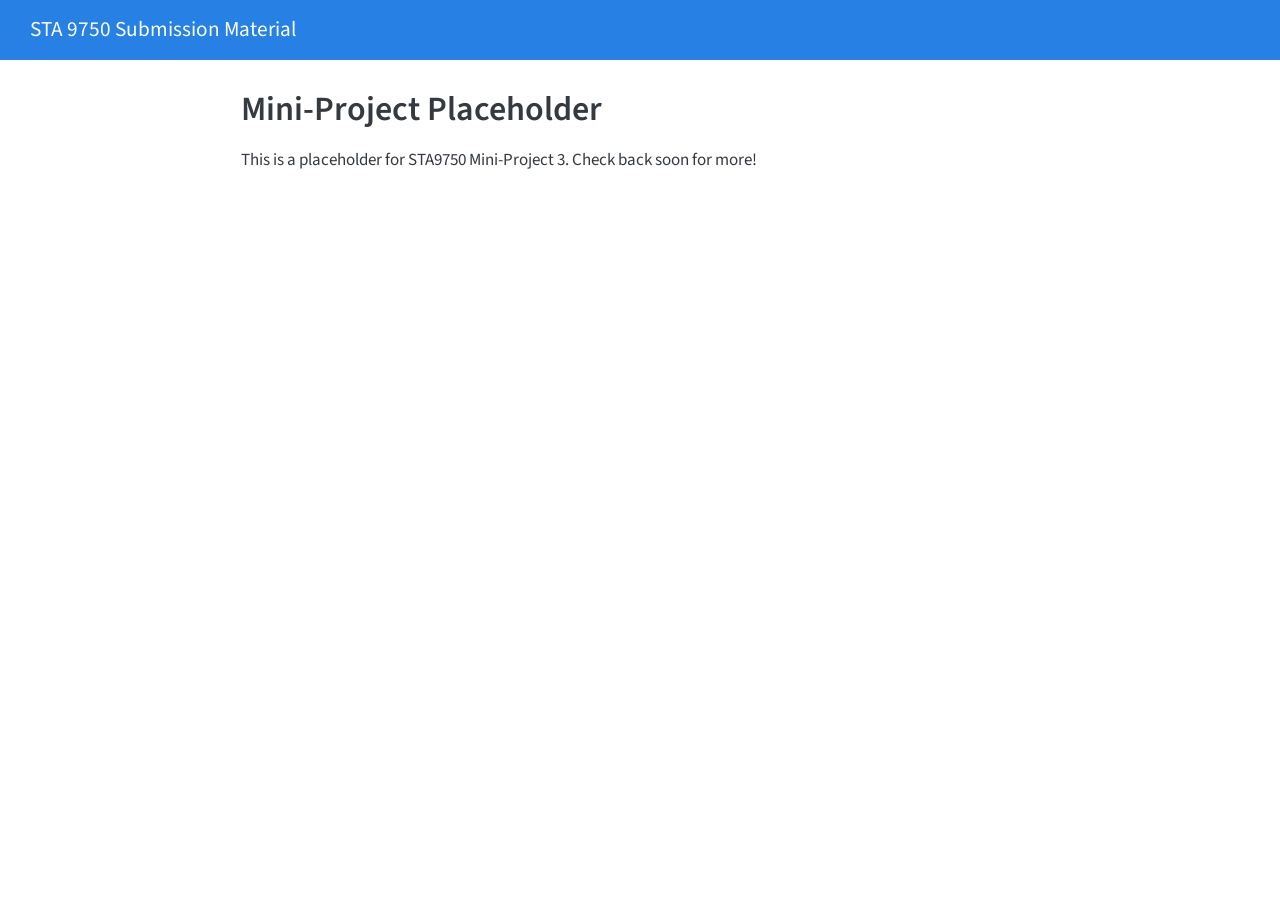
<file: docs/mp03.html>
<!DOCTYPE html>
<html xmlns="http://www.w3.org/1999/xhtml" lang="en" xml:lang="en"><head>

<meta charset="utf-8">
<meta name="generator" content="quarto-1.10.18">

<meta name="viewport" content="width=device-width, initial-scale=1.0, user-scalable=yes">


<title>Mini-Project Placeholder – STA 9750 Submission Material</title>
<style>
/* Default styles provided by pandoc.
** See https://pandoc.org/MANUAL.html#variables-for-html for config info.
*/
span.smallcaps{font-variant: small-caps;}
div.columns{display: flex; gap: 1.5em;}
div.column{flex: auto;}
@media screen {
div.columns{gap: min(4vw, 1.5em);}
div.column{overflow-x: auto;}
}
div.hanging-indent{margin-left: 1.5em; text-indent: -1.5em;}
ul.task-list{list-style: none;}
ul.task-list li input[type="checkbox"] {
  width: 0.8em;
  margin: 0 0.8em 0.2em -1em; /* quarto-specific, see https://github.com/quarto-dev/quarto-cli/issues/4556 */ 
  vertical-align: middle;
}
</style>


<script src="site_libs/quarto-nav/quarto-nav.js"></script>
<script src="site_libs/quarto-nav/headroom.min.js"></script>
<script src="site_libs/clipboard/clipboard.min.js"></script>
<script src="site_libs/quarto-search/autocomplete.umd.js"></script>
<script src="site_libs/quarto-search/fuse.min.js"></script>
<script src="site_libs/quarto-search/quarto-search.js"></script>
<meta name="quarto:offset" content="./">
<script src="site_libs/quarto-html/quarto.js" type="module"></script>
<script src="site_libs/quarto-html/tabsets/tabsets.js" type="module"></script>
<script src="site_libs/quarto-html/popper.min.js"></script>
<script src="site_libs/quarto-html/tippy.umd.min.js"></script>
<script src="site_libs/quarto-html/anchor.min.js"></script>
<link href="site_libs/quarto-html/tippy.css" rel="stylesheet">
<link href="site_libs/quarto-html/quarto-syntax-highlighting-64a204ab8560d761af7679ceaba22944.css" rel="stylesheet" id="quarto-text-highlighting-styles">
<script src="site_libs/bootstrap/bootstrap.min.js"></script>
<link href="site_libs/bootstrap/bootstrap-icons.css" rel="stylesheet">
<link href="site_libs/bootstrap/bootstrap-6191c8c4c757b97205a8995aa6c30869.min.css" rel="stylesheet" append-hash="true" id="quarto-bootstrap" data-mode="light">
<script id="quarto-search-options" type="application/json">{
  "location": "navbar",
  "copy-button": false,
  "collapse-after": 3,
  "panel-placement": "end",
  "type": "overlay",
  "limit": 50,
  "keyboard-shortcut": [
    "f",
    "/",
    "s"
  ],
  "show-item-context": false,
  "language": {
    "search-no-results-text": "No results",
    "search-matching-documents-text": "matching documents",
    "search-copy-link-title": "Copy link to search",
    "search-hide-matches-text": "Hide additional matches",
    "search-more-match-text": "more match in this document",
    "search-more-matches-text": "more matches in this document",
    "search-clear-button-title": "Clear",
    "search-text-placeholder": "",
    "search-detached-cancel-button-title": "Cancel",
    "search-submit-button-title": "Submit",
    "search-label": "Search"
  }
}</script>


</head>

<body class="nav-fixed fullcontent quarto-light">

<div id="quarto-search-results"></div>
  <header id="quarto-header" class="headroom fixed-top">
    <nav class="navbar navbar-expand-lg " data-bs-theme="dark">
      <div class="navbar-container container-fluid">
      <div class="navbar-brand-container mx-auto">
    <a class="navbar-brand" href="./index.html">
    <span class="navbar-title">STA 9750 Submission Material</span>
    </a>
  </div>
        <div class="quarto-navbar-tools tools-end">
</div>
      </div> <!-- /container-fluid -->
    </nav>
</header>
<!-- content -->
<div id="quarto-content" class="quarto-container page-columns page-rows-contents page-layout-article page-navbar">
<!-- sidebar -->
<!-- margin-sidebar -->
    
<!-- main -->
<main class="content" id="quarto-document-content">

<header id="title-block-header" class="quarto-title-block default">
<div class="quarto-title">
<h1 class="title">Mini-Project Placeholder</h1>
</div>



<div class="quarto-title-meta">

    
  
    
  </div>
  


</header>


<p>This is a placeholder for STA9750 Mini-Project 3. Check back soon for more!</p>



</main> <!-- /main -->
<script id="quarto-html-after-body" type="application/javascript">
  window.document.addEventListener("DOMContentLoaded", function (event) {
    const icon = "";
    const anchorJS = new window.AnchorJS();
    anchorJS.options = {
      placement: 'right',
      icon: icon
    };
    anchorJS.add('.anchored');
    const isCodeAnnotation = (el) => {
      for (const clz of el.classList) {
        if (clz.startsWith('code-annotation-')) {                     
          return true;
        }
      }
      return false;
    }
    const onCopySuccess = function(e) {
      // button target
      const button = e.trigger;
      // don't keep focus
      button.blur();
      // flash "checked"
      button.classList.add('code-copy-button-checked');
      var currentTitle = button.getAttribute("title");
      button.setAttribute("title", "Copied!");
      let tooltip;
      if (window.bootstrap) {
        button.setAttribute("data-bs-toggle", "tooltip");
        button.setAttribute("data-bs-placement", "left");
        button.setAttribute("data-bs-title", "Copied!");
        tooltip = new bootstrap.Tooltip(button, 
          { trigger: "manual", 
            customClass: "code-copy-button-tooltip",
            offset: [0, -8]});
        tooltip.show();    
      }
      setTimeout(function() {
        if (tooltip) {
          tooltip.hide();
          button.removeAttribute("data-bs-title");
          button.removeAttribute("data-bs-toggle");
          button.removeAttribute("data-bs-placement");
        }
        button.setAttribute("title", currentTitle);
        button.classList.remove('code-copy-button-checked');
      }, 1000);
      // clear code selection
      e.clearSelection();
    }
    const getTextToCopy = function(trigger) {
      const outerScaffold = trigger.parentElement.cloneNode(true);
      const codeEl = outerScaffold.querySelector('code');
      for (const childEl of codeEl.children) {
        if (isCodeAnnotation(childEl)) {
          childEl.remove();
        }
      }
      return codeEl.innerText;
    }
    const clipboard = new window.ClipboardJS('.code-copy-button:not([data-in-quarto-modal])', {
      text: getTextToCopy
    });
    clipboard.on('success', onCopySuccess);
    if (window.document.getElementById('quarto-embedded-source-code-modal')) {
      const clipboardModal = new window.ClipboardJS('.code-copy-button[data-in-quarto-modal]', {
        text: getTextToCopy,
        container: window.document.getElementById('quarto-embedded-source-code-modal')
      });
      clipboardModal.on('success', onCopySuccess);
    }
      var localhostRegex = new RegExp(/^(?:http|https):\/\/localhost\:?[0-9]*\//);
      var mailtoRegex = new RegExp(/^mailto:/);
        var filterRegex = new RegExp("https:\/\/pratistha-regmi\.github\.io\/STA9750-2026-FALL\/");
      var isInternal = (href) => {
          return filterRegex.test(href) || localhostRegex.test(href) || mailtoRegex.test(href);
      }
      // Inspect non-navigation links and adorn them if external
     var links = window.document.querySelectorAll('a[href]:not(.nav-link):not(.navbar-brand):not(.toc-action):not(.sidebar-link):not(.sidebar-item-toggle):not(.pagination-link):not(.no-external):not([aria-hidden]):not(.dropdown-item):not(.quarto-navigation-tool):not(.about-link)');
      for (var i=0; i<links.length; i++) {
        const link = links[i];
        if (!isInternal(link.href)) {
          // undo the damage that might have been done by quarto-nav.js in the case of
          // links that we want to consider external
          if (link.dataset.originalHref !== undefined) {
            link.href = link.dataset.originalHref;
          }
        }
      }
    function tippyHover(el, contentFn, onTriggerFn, onUntriggerFn) {
      const config = {
        allowHTML: true,
        maxWidth: 500,
        delay: 100,
        arrow: false,
        appendTo: function(el) {
            return el.parentElement;
        },
        interactive: true,
        interactiveBorder: 10,
        theme: 'quarto',
        placement: 'bottom-start',
      };
      if (contentFn) {
        config.content = contentFn;
      }
      if (onTriggerFn) {
        config.onTrigger = onTriggerFn;
      }
      if (onUntriggerFn) {
        config.onUntrigger = onUntriggerFn;
      }
      window.tippy(el, config); 
    }
    const noterefs = window.document.querySelectorAll('a[role="doc-noteref"]');
    for (var i=0; i<noterefs.length; i++) {
      const ref = noterefs[i];
      tippyHover(ref, function() {
        // use id or data attribute instead here
        let href = ref.getAttribute('data-footnote-href') || ref.getAttribute('href');
        try { href = new URL(href).hash; } catch {}
        const id = href.replace(/^#\/?/, "");
        const note = window.document.getElementById(id);
        if (note) {
          return note.innerHTML;
        } else {
          return "";
        }
      });
    }
    const xrefs = window.document.querySelectorAll('a.quarto-xref');
    const processXRef = (id, note) => {
      // Strip column container classes
      const stripColumnClz = (el) => {
        el.classList.remove("page-full", "page-columns");
        if (el.children) {
          for (const child of el.children) {
            stripColumnClz(child);
          }
        }
      }
      stripColumnClz(note)
      if (id === null || id.startsWith('sec-')) {
        // Special case sections, only their first couple elements
        const container = document.createElement("div");
        if (note.children && note.children.length > 2) {
          container.appendChild(note.children[0].cloneNode(true));
          for (let i = 1; i < note.children.length; i++) {
            const child = note.children[i];
            if (child.tagName === "P" && child.innerText === "") {
              continue;
            } else {
              container.appendChild(child.cloneNode(true));
              break;
            }
          }
          if (window.Quarto?.typesetMath) {
            window.Quarto.typesetMath(container);
          }
          return container.innerHTML
        } else {
          if (window.Quarto?.typesetMath) {
            window.Quarto.typesetMath(note);
          }
          return note.innerHTML;
        }
      } else {
        // Remove any anchor links if they are present
        const anchorLink = note.querySelector('a.anchorjs-link');
        if (anchorLink) {
          anchorLink.remove();
        }
        if (window.Quarto?.typesetMath) {
          window.Quarto.typesetMath(note);
        }
        if (note.classList.contains("callout")) {
          return note.outerHTML;
        } else {
          return note.innerHTML;
        }
      }
    }
    for (var i=0; i<xrefs.length; i++) {
      const xref = xrefs[i];
      tippyHover(xref, undefined, function(instance) {
        instance.disable();
        let url = xref.getAttribute('href');
        let hash = undefined; 
        if (url.startsWith('#')) {
          hash = url;
        } else {
          try { hash = new URL(url).hash; } catch {}
        }
        if (hash) {
          const id = hash.replace(/^#\/?/, "");
          const note = window.document.getElementById(id);
          if (note !== null) {
            try {
              const html = processXRef(id, note.cloneNode(true));
              instance.setContent(html);
            } finally {
              instance.enable();
              instance.show();
            }
          } else {
            // See if we can fetch this
            fetch(url.split('#')[0])
            .then(res => res.text())
            .then(html => {
              const parser = new DOMParser();
              const htmlDoc = parser.parseFromString(html, "text/html");
              const note = htmlDoc.getElementById(id);
              if (note !== null) {
                const html = processXRef(id, note);
                instance.setContent(html);
              } 
            }).finally(() => {
              instance.enable();
              instance.show();
            });
          }
        } else {
          // See if we can fetch a full url (with no hash to target)
          // This is a special case and we should probably do some content thinning / targeting
          fetch(url)
          .then(res => res.text())
          .then(html => {
            const parser = new DOMParser();
            const htmlDoc = parser.parseFromString(html, "text/html");
            const note = htmlDoc.querySelector('main.content');
            if (note !== null) {
              // This should only happen for chapter cross references
              // (since there is no id in the URL)
              // remove the first header
              if (note.children.length > 0 && note.children[0].tagName === "HEADER") {
                note.children[0].remove();
              }
              const html = processXRef(null, note);
              instance.setContent(html);
            } 
          }).finally(() => {
            instance.enable();
            instance.show();
          });
        }
      }, function(instance) {
      });
    }
        let selectedAnnoteEl;
        const selectorForAnnotation = ( cell, annotation) => {
          let cellAttr = 'data-code-cell="' + cell + '"';
          let lineAttr = 'data-code-annotation="' +  annotation + '"';
          const selector = 'span[' + cellAttr + '][' + lineAttr + ']';
          return selector;
        }
        const selectCodeLines = (annoteEl) => {
          const doc = window.document;
          const targetCell = annoteEl.getAttribute("data-target-cell");
          const targetAnnotation = annoteEl.getAttribute("data-target-annotation");
          const annoteSpan = window.document.querySelector(selectorForAnnotation(targetCell, targetAnnotation));
          const lines = annoteSpan.getAttribute("data-code-lines").split(",");
          const lineIds = lines.map((line) => {
            return targetCell + "-" + line;
          })
          let top = null;
          let height = null;
          let parent = null;
          if (lineIds.length > 0) {
              //compute the position of the single el (top and bottom and make a div)
              const el = window.document.getElementById(lineIds[0]);
              top = el.offsetTop;
              height = el.offsetHeight;
              parent = el.parentElement.parentElement;
            if (lineIds.length > 1) {
              const lastEl = window.document.getElementById(lineIds[lineIds.length - 1]);
              const bottom = lastEl.offsetTop + lastEl.offsetHeight;
              height = bottom - top;
            }
            if (top !== null && height !== null && parent !== null) {
              // cook up a div (if necessary) and position it 
              let div = window.document.getElementById("code-annotation-line-highlight");
              if (div === null) {
                div = window.document.createElement("div");
                div.setAttribute("id", "code-annotation-line-highlight");
                div.style.position = 'absolute';
                parent.appendChild(div);
              }
              div.style.top = top - 2 + "px";
              div.style.height = height + 4 + "px";
              div.style.left = 0;
              let gutterDiv = window.document.getElementById("code-annotation-line-highlight-gutter");
              if (gutterDiv === null) {
                gutterDiv = window.document.createElement("div");
                gutterDiv.setAttribute("id", "code-annotation-line-highlight-gutter");
                gutterDiv.style.position = 'absolute';
                const codeCell = window.document.getElementById(targetCell);
                const gutter = codeCell.querySelector('.code-annotation-gutter');
                gutter.appendChild(gutterDiv);
              }
              gutterDiv.style.top = top - 2 + "px";
              gutterDiv.style.height = height + 4 + "px";
            }
            selectedAnnoteEl = annoteEl;
          }
        };
        const unselectCodeLines = () => {
          const elementsIds = ["code-annotation-line-highlight", "code-annotation-line-highlight-gutter"];
          elementsIds.forEach((elId) => {
            const div = window.document.getElementById(elId);
            if (div) {
              div.remove();
            }
          });
          selectedAnnoteEl = undefined;
        };
          // Handle positioning of the toggle
      window.addEventListener(
        "resize",
        throttle(() => {
          elRect = undefined;
          if (selectedAnnoteEl) {
            selectCodeLines(selectedAnnoteEl);
          }
        }, 10)
      );
      function throttle(fn, ms) {
      let throttle = false;
      let timer;
        return (...args) => {
          if(!throttle) { // first call gets through
              fn.apply(this, args);
              throttle = true;
          } else { // all the others get throttled
              if(timer) clearTimeout(timer); // cancel #2
              timer = setTimeout(() => {
                fn.apply(this, args);
                timer = throttle = false;
              }, ms);
          }
        };
      }
        // Attach click handler to the DT
        const annoteDls = window.document.querySelectorAll('dt[data-target-cell]');
        for (const annoteDlNode of annoteDls) {
          annoteDlNode.addEventListener('click', (event) => {
            const clickedEl = event.target;
            if (clickedEl !== selectedAnnoteEl) {
              unselectCodeLines();
              const activeEl = window.document.querySelector('dt[data-target-cell].code-annotation-active');
              if (activeEl) {
                activeEl.classList.remove('code-annotation-active');
              }
              selectCodeLines(clickedEl);
              clickedEl.classList.add('code-annotation-active');
            } else {
              // Unselect the line
              unselectCodeLines();
              clickedEl.classList.remove('code-annotation-active');
            }
          });
        }
    const findCites = (el) => {
      const parentEl = el.parentElement;
      if (parentEl) {
        const cites = parentEl.dataset.cites;
        if (cites) {
          return {
            el,
            cites: cites.split(' ')
          };
        } else {
          return findCites(el.parentElement)
        }
      } else {
        return undefined;
      }
    };
    var bibliorefs = window.document.querySelectorAll('a[role="doc-biblioref"]');
    for (var i=0; i<bibliorefs.length; i++) {
      const ref = bibliorefs[i];
      const citeInfo = findCites(ref);
      if (citeInfo) {
        tippyHover(citeInfo.el, function() {
          var popup = window.document.createElement('div');
          citeInfo.cites.forEach(function(cite) {
            var citeDiv = window.document.createElement('div');
            citeDiv.classList.add('hanging-indent');
            citeDiv.classList.add('csl-entry');
            var biblioDiv = window.document.getElementById('ref-' + cite);
            if (biblioDiv) {
              citeDiv.innerHTML = biblioDiv.innerHTML;
            }
            popup.appendChild(citeDiv);
          });
          return popup.innerHTML;
        });
      }
    }
  });
  </script>
</div> <!-- /content -->




</body></html>
</file>
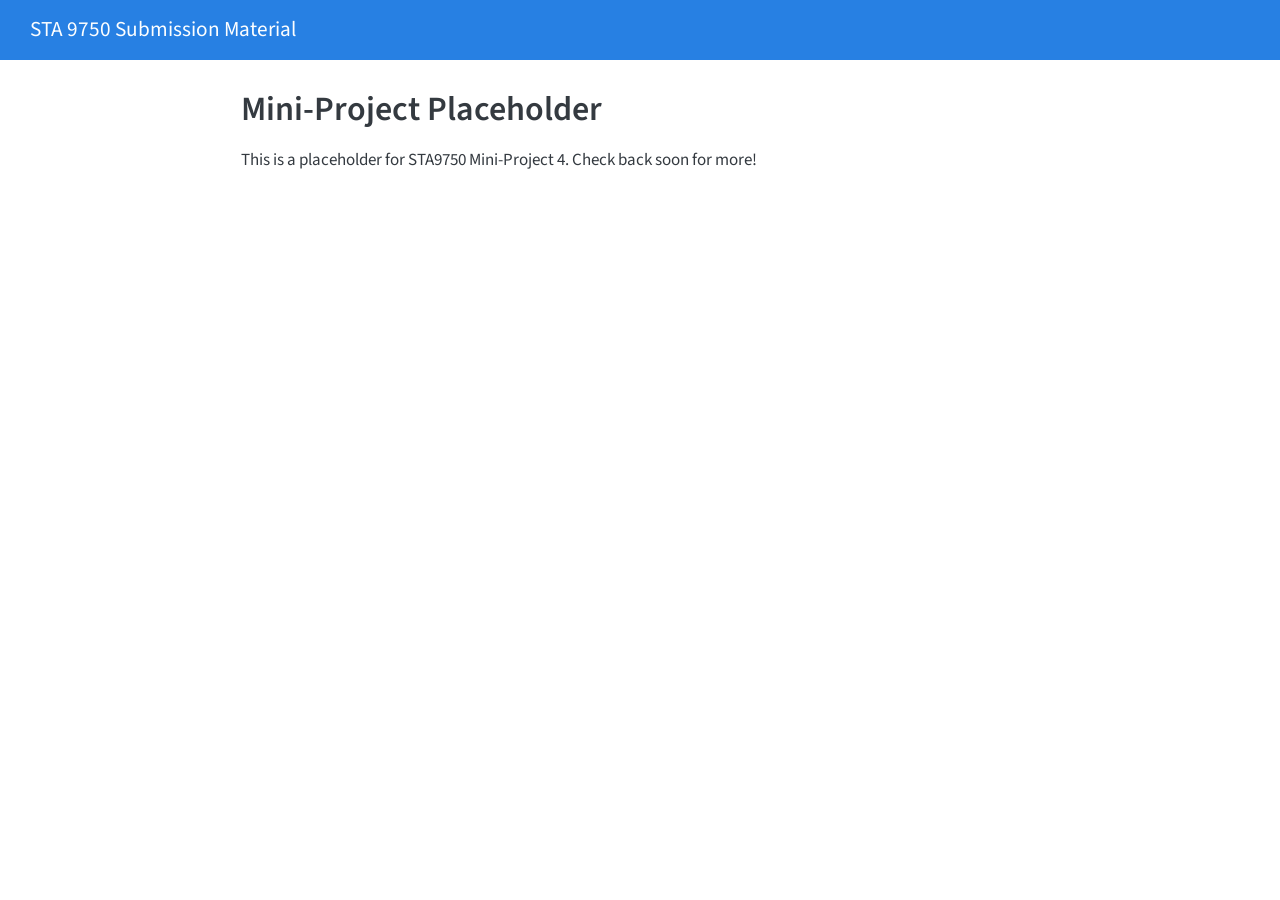
<file: docs/mp04.html>
<!DOCTYPE html>
<html xmlns="http://www.w3.org/1999/xhtml" lang="en" xml:lang="en"><head>

<meta charset="utf-8">
<meta name="generator" content="quarto-1.10.18">

<meta name="viewport" content="width=device-width, initial-scale=1.0, user-scalable=yes">


<title>Mini-Project Placeholder – STA 9750 Submission Material</title>
<style>
/* Default styles provided by pandoc.
** See https://pandoc.org/MANUAL.html#variables-for-html for config info.
*/
span.smallcaps{font-variant: small-caps;}
div.columns{display: flex; gap: 1.5em;}
div.column{flex: auto;}
@media screen {
div.columns{gap: min(4vw, 1.5em);}
div.column{overflow-x: auto;}
}
div.hanging-indent{margin-left: 1.5em; text-indent: -1.5em;}
ul.task-list{list-style: none;}
ul.task-list li input[type="checkbox"] {
  width: 0.8em;
  margin: 0 0.8em 0.2em -1em; /* quarto-specific, see https://github.com/quarto-dev/quarto-cli/issues/4556 */ 
  vertical-align: middle;
}
</style>


<script src="site_libs/quarto-nav/quarto-nav.js"></script>
<script src="site_libs/quarto-nav/headroom.min.js"></script>
<script src="site_libs/clipboard/clipboard.min.js"></script>
<script src="site_libs/quarto-search/autocomplete.umd.js"></script>
<script src="site_libs/quarto-search/fuse.min.js"></script>
<script src="site_libs/quarto-search/quarto-search.js"></script>
<meta name="quarto:offset" content="./">
<script src="site_libs/quarto-html/quarto.js" type="module"></script>
<script src="site_libs/quarto-html/tabsets/tabsets.js" type="module"></script>
<script src="site_libs/quarto-html/popper.min.js"></script>
<script src="site_libs/quarto-html/tippy.umd.min.js"></script>
<script src="site_libs/quarto-html/anchor.min.js"></script>
<link href="site_libs/quarto-html/tippy.css" rel="stylesheet">
<link href="site_libs/quarto-html/quarto-syntax-highlighting-64a204ab8560d761af7679ceaba22944.css" rel="stylesheet" id="quarto-text-highlighting-styles">
<script src="site_libs/bootstrap/bootstrap.min.js"></script>
<link href="site_libs/bootstrap/bootstrap-icons.css" rel="stylesheet">
<link href="site_libs/bootstrap/bootstrap-6191c8c4c757b97205a8995aa6c30869.min.css" rel="stylesheet" append-hash="true" id="quarto-bootstrap" data-mode="light">
<script id="quarto-search-options" type="application/json">{
  "location": "navbar",
  "copy-button": false,
  "collapse-after": 3,
  "panel-placement": "end",
  "type": "overlay",
  "limit": 50,
  "keyboard-shortcut": [
    "f",
    "/",
    "s"
  ],
  "show-item-context": false,
  "language": {
    "search-no-results-text": "No results",
    "search-matching-documents-text": "matching documents",
    "search-copy-link-title": "Copy link to search",
    "search-hide-matches-text": "Hide additional matches",
    "search-more-match-text": "more match in this document",
    "search-more-matches-text": "more matches in this document",
    "search-clear-button-title": "Clear",
    "search-text-placeholder": "",
    "search-detached-cancel-button-title": "Cancel",
    "search-submit-button-title": "Submit",
    "search-label": "Search"
  }
}</script>


</head>

<body class="nav-fixed fullcontent quarto-light">

<div id="quarto-search-results"></div>
  <header id="quarto-header" class="headroom fixed-top">
    <nav class="navbar navbar-expand-lg " data-bs-theme="dark">
      <div class="navbar-container container-fluid">
      <div class="navbar-brand-container mx-auto">
    <a class="navbar-brand" href="./index.html">
    <span class="navbar-title">STA 9750 Submission Material</span>
    </a>
  </div>
        <div class="quarto-navbar-tools tools-end">
</div>
      </div> <!-- /container-fluid -->
    </nav>
</header>
<!-- content -->
<div id="quarto-content" class="quarto-container page-columns page-rows-contents page-layout-article page-navbar">
<!-- sidebar -->
<!-- margin-sidebar -->
    
<!-- main -->
<main class="content" id="quarto-document-content">

<header id="title-block-header" class="quarto-title-block default">
<div class="quarto-title">
<h1 class="title">Mini-Project Placeholder</h1>
</div>



<div class="quarto-title-meta">

    
  
    
  </div>
  


</header>


<p>This is a placeholder for STA9750 Mini-Project 4. Check back soon for more!</p>



</main> <!-- /main -->
<script id="quarto-html-after-body" type="application/javascript">
  window.document.addEventListener("DOMContentLoaded", function (event) {
    const icon = "";
    const anchorJS = new window.AnchorJS();
    anchorJS.options = {
      placement: 'right',
      icon: icon
    };
    anchorJS.add('.anchored');
    const isCodeAnnotation = (el) => {
      for (const clz of el.classList) {
        if (clz.startsWith('code-annotation-')) {                     
          return true;
        }
      }
      return false;
    }
    const onCopySuccess = function(e) {
      // button target
      const button = e.trigger;
      // don't keep focus
      button.blur();
      // flash "checked"
      button.classList.add('code-copy-button-checked');
      var currentTitle = button.getAttribute("title");
      button.setAttribute("title", "Copied!");
      let tooltip;
      if (window.bootstrap) {
        button.setAttribute("data-bs-toggle", "tooltip");
        button.setAttribute("data-bs-placement", "left");
        button.setAttribute("data-bs-title", "Copied!");
        tooltip = new bootstrap.Tooltip(button, 
          { trigger: "manual", 
            customClass: "code-copy-button-tooltip",
            offset: [0, -8]});
        tooltip.show();    
      }
      setTimeout(function() {
        if (tooltip) {
          tooltip.hide();
          button.removeAttribute("data-bs-title");
          button.removeAttribute("data-bs-toggle");
          button.removeAttribute("data-bs-placement");
        }
        button.setAttribute("title", currentTitle);
        button.classList.remove('code-copy-button-checked');
      }, 1000);
      // clear code selection
      e.clearSelection();
    }
    const getTextToCopy = function(trigger) {
      const outerScaffold = trigger.parentElement.cloneNode(true);
      const codeEl = outerScaffold.querySelector('code');
      for (const childEl of codeEl.children) {
        if (isCodeAnnotation(childEl)) {
          childEl.remove();
        }
      }
      return codeEl.innerText;
    }
    const clipboard = new window.ClipboardJS('.code-copy-button:not([data-in-quarto-modal])', {
      text: getTextToCopy
    });
    clipboard.on('success', onCopySuccess);
    if (window.document.getElementById('quarto-embedded-source-code-modal')) {
      const clipboardModal = new window.ClipboardJS('.code-copy-button[data-in-quarto-modal]', {
        text: getTextToCopy,
        container: window.document.getElementById('quarto-embedded-source-code-modal')
      });
      clipboardModal.on('success', onCopySuccess);
    }
      var localhostRegex = new RegExp(/^(?:http|https):\/\/localhost\:?[0-9]*\//);
      var mailtoRegex = new RegExp(/^mailto:/);
        var filterRegex = new RegExp("https:\/\/pratistha-regmi\.github\.io\/STA9750-2026-FALL\/");
      var isInternal = (href) => {
          return filterRegex.test(href) || localhostRegex.test(href) || mailtoRegex.test(href);
      }
      // Inspect non-navigation links and adorn them if external
     var links = window.document.querySelectorAll('a[href]:not(.nav-link):not(.navbar-brand):not(.toc-action):not(.sidebar-link):not(.sidebar-item-toggle):not(.pagination-link):not(.no-external):not([aria-hidden]):not(.dropdown-item):not(.quarto-navigation-tool):not(.about-link)');
      for (var i=0; i<links.length; i++) {
        const link = links[i];
        if (!isInternal(link.href)) {
          // undo the damage that might have been done by quarto-nav.js in the case of
          // links that we want to consider external
          if (link.dataset.originalHref !== undefined) {
            link.href = link.dataset.originalHref;
          }
        }
      }
    function tippyHover(el, contentFn, onTriggerFn, onUntriggerFn) {
      const config = {
        allowHTML: true,
        maxWidth: 500,
        delay: 100,
        arrow: false,
        appendTo: function(el) {
            return el.parentElement;
        },
        interactive: true,
        interactiveBorder: 10,
        theme: 'quarto',
        placement: 'bottom-start',
      };
      if (contentFn) {
        config.content = contentFn;
      }
      if (onTriggerFn) {
        config.onTrigger = onTriggerFn;
      }
      if (onUntriggerFn) {
        config.onUntrigger = onUntriggerFn;
      }
      window.tippy(el, config); 
    }
    const noterefs = window.document.querySelectorAll('a[role="doc-noteref"]');
    for (var i=0; i<noterefs.length; i++) {
      const ref = noterefs[i];
      tippyHover(ref, function() {
        // use id or data attribute instead here
        let href = ref.getAttribute('data-footnote-href') || ref.getAttribute('href');
        try { href = new URL(href).hash; } catch {}
        const id = href.replace(/^#\/?/, "");
        const note = window.document.getElementById(id);
        if (note) {
          return note.innerHTML;
        } else {
          return "";
        }
      });
    }
    const xrefs = window.document.querySelectorAll('a.quarto-xref');
    const processXRef = (id, note) => {
      // Strip column container classes
      const stripColumnClz = (el) => {
        el.classList.remove("page-full", "page-columns");
        if (el.children) {
          for (const child of el.children) {
            stripColumnClz(child);
          }
        }
      }
      stripColumnClz(note)
      if (id === null || id.startsWith('sec-')) {
        // Special case sections, only their first couple elements
        const container = document.createElement("div");
        if (note.children && note.children.length > 2) {
          container.appendChild(note.children[0].cloneNode(true));
          for (let i = 1; i < note.children.length; i++) {
            const child = note.children[i];
            if (child.tagName === "P" && child.innerText === "") {
              continue;
            } else {
              container.appendChild(child.cloneNode(true));
              break;
            }
          }
          if (window.Quarto?.typesetMath) {
            window.Quarto.typesetMath(container);
          }
          return container.innerHTML
        } else {
          if (window.Quarto?.typesetMath) {
            window.Quarto.typesetMath(note);
          }
          return note.innerHTML;
        }
      } else {
        // Remove any anchor links if they are present
        const anchorLink = note.querySelector('a.anchorjs-link');
        if (anchorLink) {
          anchorLink.remove();
        }
        if (window.Quarto?.typesetMath) {
          window.Quarto.typesetMath(note);
        }
        if (note.classList.contains("callout")) {
          return note.outerHTML;
        } else {
          return note.innerHTML;
        }
      }
    }
    for (var i=0; i<xrefs.length; i++) {
      const xref = xrefs[i];
      tippyHover(xref, undefined, function(instance) {
        instance.disable();
        let url = xref.getAttribute('href');
        let hash = undefined; 
        if (url.startsWith('#')) {
          hash = url;
        } else {
          try { hash = new URL(url).hash; } catch {}
        }
        if (hash) {
          const id = hash.replace(/^#\/?/, "");
          const note = window.document.getElementById(id);
          if (note !== null) {
            try {
              const html = processXRef(id, note.cloneNode(true));
              instance.setContent(html);
            } finally {
              instance.enable();
              instance.show();
            }
          } else {
            // See if we can fetch this
            fetch(url.split('#')[0])
            .then(res => res.text())
            .then(html => {
              const parser = new DOMParser();
              const htmlDoc = parser.parseFromString(html, "text/html");
              const note = htmlDoc.getElementById(id);
              if (note !== null) {
                const html = processXRef(id, note);
                instance.setContent(html);
              } 
            }).finally(() => {
              instance.enable();
              instance.show();
            });
          }
        } else {
          // See if we can fetch a full url (with no hash to target)
          // This is a special case and we should probably do some content thinning / targeting
          fetch(url)
          .then(res => res.text())
          .then(html => {
            const parser = new DOMParser();
            const htmlDoc = parser.parseFromString(html, "text/html");
            const note = htmlDoc.querySelector('main.content');
            if (note !== null) {
              // This should only happen for chapter cross references
              // (since there is no id in the URL)
              // remove the first header
              if (note.children.length > 0 && note.children[0].tagName === "HEADER") {
                note.children[0].remove();
              }
              const html = processXRef(null, note);
              instance.setContent(html);
            } 
          }).finally(() => {
            instance.enable();
            instance.show();
          });
        }
      }, function(instance) {
      });
    }
        let selectedAnnoteEl;
        const selectorForAnnotation = ( cell, annotation) => {
          let cellAttr = 'data-code-cell="' + cell + '"';
          let lineAttr = 'data-code-annotation="' +  annotation + '"';
          const selector = 'span[' + cellAttr + '][' + lineAttr + ']';
          return selector;
        }
        const selectCodeLines = (annoteEl) => {
          const doc = window.document;
          const targetCell = annoteEl.getAttribute("data-target-cell");
          const targetAnnotation = annoteEl.getAttribute("data-target-annotation");
          const annoteSpan = window.document.querySelector(selectorForAnnotation(targetCell, targetAnnotation));
          const lines = annoteSpan.getAttribute("data-code-lines").split(",");
          const lineIds = lines.map((line) => {
            return targetCell + "-" + line;
          })
          let top = null;
          let height = null;
          let parent = null;
          if (lineIds.length > 0) {
              //compute the position of the single el (top and bottom and make a div)
              const el = window.document.getElementById(lineIds[0]);
              top = el.offsetTop;
              height = el.offsetHeight;
              parent = el.parentElement.parentElement;
            if (lineIds.length > 1) {
              const lastEl = window.document.getElementById(lineIds[lineIds.length - 1]);
              const bottom = lastEl.offsetTop + lastEl.offsetHeight;
              height = bottom - top;
            }
            if (top !== null && height !== null && parent !== null) {
              // cook up a div (if necessary) and position it 
              let div = window.document.getElementById("code-annotation-line-highlight");
              if (div === null) {
                div = window.document.createElement("div");
                div.setAttribute("id", "code-annotation-line-highlight");
                div.style.position = 'absolute';
                parent.appendChild(div);
              }
              div.style.top = top - 2 + "px";
              div.style.height = height + 4 + "px";
              div.style.left = 0;
              let gutterDiv = window.document.getElementById("code-annotation-line-highlight-gutter");
              if (gutterDiv === null) {
                gutterDiv = window.document.createElement("div");
                gutterDiv.setAttribute("id", "code-annotation-line-highlight-gutter");
                gutterDiv.style.position = 'absolute';
                const codeCell = window.document.getElementById(targetCell);
                const gutter = codeCell.querySelector('.code-annotation-gutter');
                gutter.appendChild(gutterDiv);
              }
              gutterDiv.style.top = top - 2 + "px";
              gutterDiv.style.height = height + 4 + "px";
            }
            selectedAnnoteEl = annoteEl;
          }
        };
        const unselectCodeLines = () => {
          const elementsIds = ["code-annotation-line-highlight", "code-annotation-line-highlight-gutter"];
          elementsIds.forEach((elId) => {
            const div = window.document.getElementById(elId);
            if (div) {
              div.remove();
            }
          });
          selectedAnnoteEl = undefined;
        };
          // Handle positioning of the toggle
      window.addEventListener(
        "resize",
        throttle(() => {
          elRect = undefined;
          if (selectedAnnoteEl) {
            selectCodeLines(selectedAnnoteEl);
          }
        }, 10)
      );
      function throttle(fn, ms) {
      let throttle = false;
      let timer;
        return (...args) => {
          if(!throttle) { // first call gets through
              fn.apply(this, args);
              throttle = true;
          } else { // all the others get throttled
              if(timer) clearTimeout(timer); // cancel #2
              timer = setTimeout(() => {
                fn.apply(this, args);
                timer = throttle = false;
              }, ms);
          }
        };
      }
        // Attach click handler to the DT
        const annoteDls = window.document.querySelectorAll('dt[data-target-cell]');
        for (const annoteDlNode of annoteDls) {
          annoteDlNode.addEventListener('click', (event) => {
            const clickedEl = event.target;
            if (clickedEl !== selectedAnnoteEl) {
              unselectCodeLines();
              const activeEl = window.document.querySelector('dt[data-target-cell].code-annotation-active');
              if (activeEl) {
                activeEl.classList.remove('code-annotation-active');
              }
              selectCodeLines(clickedEl);
              clickedEl.classList.add('code-annotation-active');
            } else {
              // Unselect the line
              unselectCodeLines();
              clickedEl.classList.remove('code-annotation-active');
            }
          });
        }
    const findCites = (el) => {
      const parentEl = el.parentElement;
      if (parentEl) {
        const cites = parentEl.dataset.cites;
        if (cites) {
          return {
            el,
            cites: cites.split(' ')
          };
        } else {
          return findCites(el.parentElement)
        }
      } else {
        return undefined;
      }
    };
    var bibliorefs = window.document.querySelectorAll('a[role="doc-biblioref"]');
    for (var i=0; i<bibliorefs.length; i++) {
      const ref = bibliorefs[i];
      const citeInfo = findCites(ref);
      if (citeInfo) {
        tippyHover(citeInfo.el, function() {
          var popup = window.document.createElement('div');
          citeInfo.cites.forEach(function(cite) {
            var citeDiv = window.document.createElement('div');
            citeDiv.classList.add('hanging-indent');
            citeDiv.classList.add('csl-entry');
            var biblioDiv = window.document.getElementById('ref-' + cite);
            if (biblioDiv) {
              citeDiv.innerHTML = biblioDiv.innerHTML;
            }
            popup.appendChild(citeDiv);
          });
          return popup.innerHTML;
        });
      }
    }
  });
  </script>
</div> <!-- /content -->




</body></html>
</file>
<file: docs/site_libs/quarto-html/tippy.css>
.tippy-box[data-animation=fade][data-state=hidden]{opacity:0}[data-tippy-root]{max-width:calc(100vw - 10px)}.tippy-box{position:relative;background-color:#333;color:#fff;border-radius:4px;font-size:14px;line-height:1.4;white-space:normal;outline:0;transition-property:transform,visibility,opacity}.tippy-box[data-placement^=top]>.tippy-arrow{bottom:0}.tippy-box[data-placement^=top]>.tippy-arrow:before{bottom:-7px;left:0;border-width:8px 8px 0;border-top-color:initial;transform-origin:center top}.tippy-box[data-placement^=bottom]>.tippy-arrow{top:0}.tippy-box[data-placement^=bottom]>.tippy-arrow:before{top:-7px;left:0;border-width:0 8px 8px;border-bottom-color:initial;transform-origin:center bottom}.tippy-box[data-placement^=left]>.tippy-arrow{right:0}.tippy-box[data-placement^=left]>.tippy-arrow:before{border-width:8px 0 8px 8px;border-left-color:initial;right:-7px;transform-origin:center left}.tippy-box[data-placement^=right]>.tippy-arrow{left:0}.tippy-box[data-placement^=right]>.tippy-arrow:before{left:-7px;border-width:8px 8px 8px 0;border-right-color:initial;transform-origin:center right}.tippy-box[data-inertia][data-state=visible]{transition-timing-function:cubic-bezier(.54,1.5,.38,1.11)}.tippy-arrow{width:16px;height:16px;color:#333}.tippy-arrow:before{content:"";position:absolute;border-color:transparent;border-style:solid}.tippy-content{position:relative;padding:5px 9px;z-index:1}
</file>
<file: docs/site_libs/quarto-html/quarto-syntax-highlighting-64a204ab8560d761af7679ceaba22944.css>
/* quarto syntax highlight colors */
:root {
  --quarto-hl-ot-color: #003B4F;
  --quarto-hl-at-color: #657422;
  --quarto-hl-ss-color: #20794D;
  --quarto-hl-an-color: #5E5E5E;
  --quarto-hl-fu-color: #4758AB;
  --quarto-hl-st-color: #20794D;
  --quarto-hl-cf-color: #003B4F;
  --quarto-hl-op-color: #5E5E5E;
  --quarto-hl-er-color: #AD0000;
  --quarto-hl-bn-color: #AD0000;
  --quarto-hl-al-color: #AD0000;
  --quarto-hl-va-color: #111111;
  --quarto-hl-bu-color: inherit;
  --quarto-hl-ex-color: inherit;
  --quarto-hl-pp-color: #AD0000;
  --quarto-hl-in-color: #5E5E5E;
  --quarto-hl-vs-color: #20794D;
  --quarto-hl-wa-color: #5E5E5E;
  --quarto-hl-do-color: #5E5E5E;
  --quarto-hl-im-color: #00769E;
  --quarto-hl-ch-color: #20794D;
  --quarto-hl-dt-color: #AD0000;
  --quarto-hl-fl-color: #AD0000;
  --quarto-hl-co-color: #5E5E5E;
  --quarto-hl-cv-color: #5E5E5E;
  --quarto-hl-cn-color: #8f5902;
  --quarto-hl-sc-color: #5E5E5E;
  --quarto-hl-dv-color: #AD0000;
  --quarto-hl-kw-color: #003B4F;
}

/* other quarto variables */
:root {
  --quarto-font-monospace: SFMono-Regular, Menlo, Monaco, Consolas, "Liberation Mono", "Courier New", monospace;
}

/* syntax highlight based on Pandoc's rules */
pre > code.sourceCode > span {
  color: #003B4F;
}

code.sourceCode > span {
  color: #003B4F;
}

div.sourceCode,
div.sourceCode pre.sourceCode {
  color: #003B4F;
}

/* Normal */
code span {
  color: #003B4F;
}

/* Alert */
code span.al {
  color: #AD0000;
  font-style: inherit;
}

/* Annotation */
code span.an {
  color: #5E5E5E;
  font-style: inherit;
}

/* Attribute */
code span.at {
  color: #657422;
  font-style: inherit;
}

/* BaseN */
code span.bn {
  color: #AD0000;
  font-style: inherit;
}

/* BuiltIn */
code span.bu {
  font-style: inherit;
}

/* ControlFlow */
code span.cf {
  color: #003B4F;
  font-weight: bold;
  font-style: inherit;
}

/* Char */
code span.ch {
  color: #20794D;
  font-style: inherit;
}

/* Constant */
code span.cn {
  color: #8f5902;
  font-style: inherit;
}

/* Comment */
code span.co {
  color: #5E5E5E;
  font-style: inherit;
}

/* CommentVar */
code span.cv {
  color: #5E5E5E;
  font-style: italic;
}

/* Documentation */
code span.do {
  color: #5E5E5E;
  font-style: italic;
}

/* DataType */
code span.dt {
  color: #AD0000;
  font-style: inherit;
}

/* DecVal */
code span.dv {
  color: #AD0000;
  font-style: inherit;
}

/* Error */
code span.er {
  color: #AD0000;
  font-style: inherit;
}

/* Extension */
code span.ex {
  font-style: inherit;
}

/* Float */
code span.fl {
  color: #AD0000;
  font-style: inherit;
}

/* Function */
code span.fu {
  color: #4758AB;
  font-style: inherit;
}

/* Import */
code span.im {
  color: #00769E;
  font-style: inherit;
}

/* Information */
code span.in {
  color: #5E5E5E;
  font-style: inherit;
}

/* Keyword */
code span.kw {
  color: #003B4F;
  font-weight: bold;
  font-style: inherit;
}

/* Operator */
code span.op {
  color: #5E5E5E;
  font-style: inherit;
}

/* Other */
code span.ot {
  color: #003B4F;
  font-style: inherit;
}

/* Preprocessor */
code span.pp {
  color: #AD0000;
  font-style: inherit;
}

/* SpecialChar */
code span.sc {
  color: #5E5E5E;
  font-style: inherit;
}

/* SpecialString */
code span.ss {
  color: #20794D;
  font-style: inherit;
}

/* String */
code span.st {
  color: #20794D;
  font-style: inherit;
}

/* Variable */
code span.va {
  color: #111111;
  font-style: inherit;
}

/* VerbatimString */
code span.vs {
  color: #20794D;
  font-style: inherit;
}

/* Warning */
code span.wa {
  color: #5E5E5E;
  font-style: italic;
}

.prevent-inlining {
  content: "</";
}

/*# sourceMappingURL=9d8d5bb603a83b8298b89080a598c93b.css.map */
</file>
